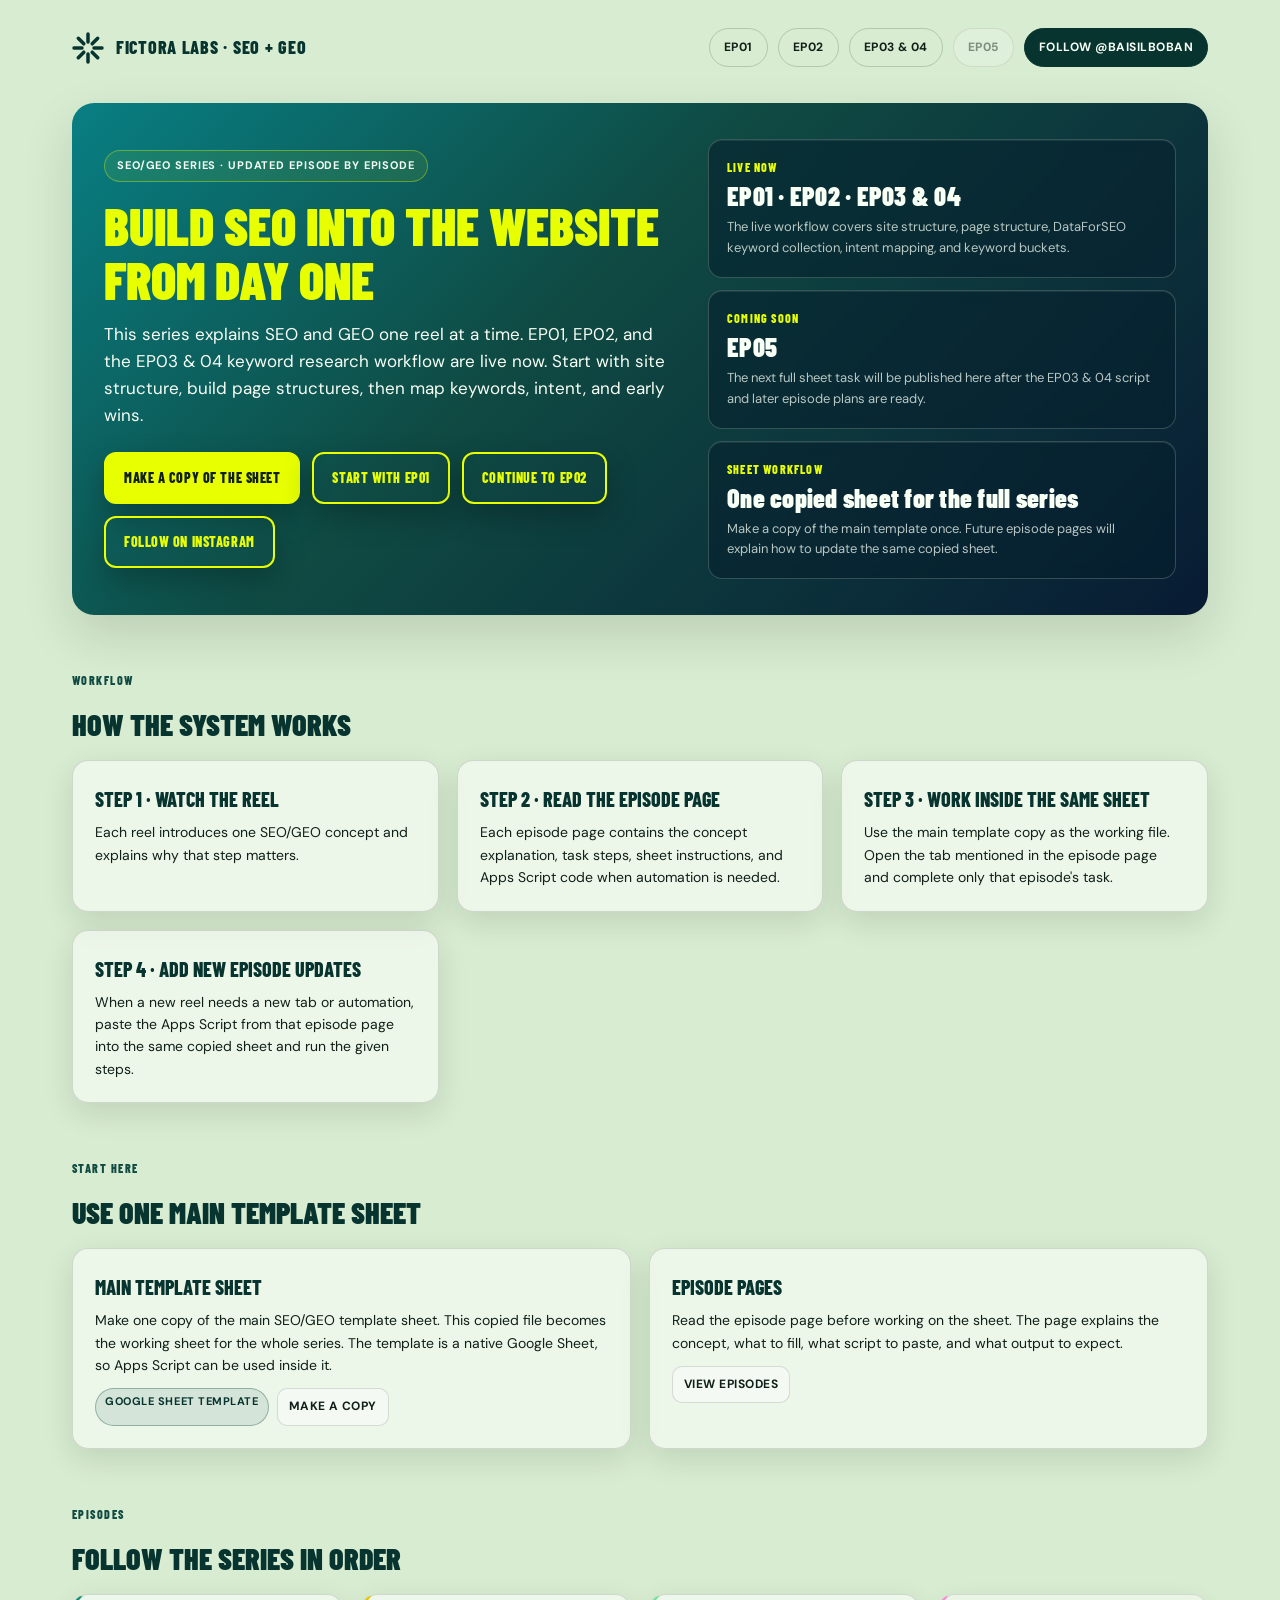
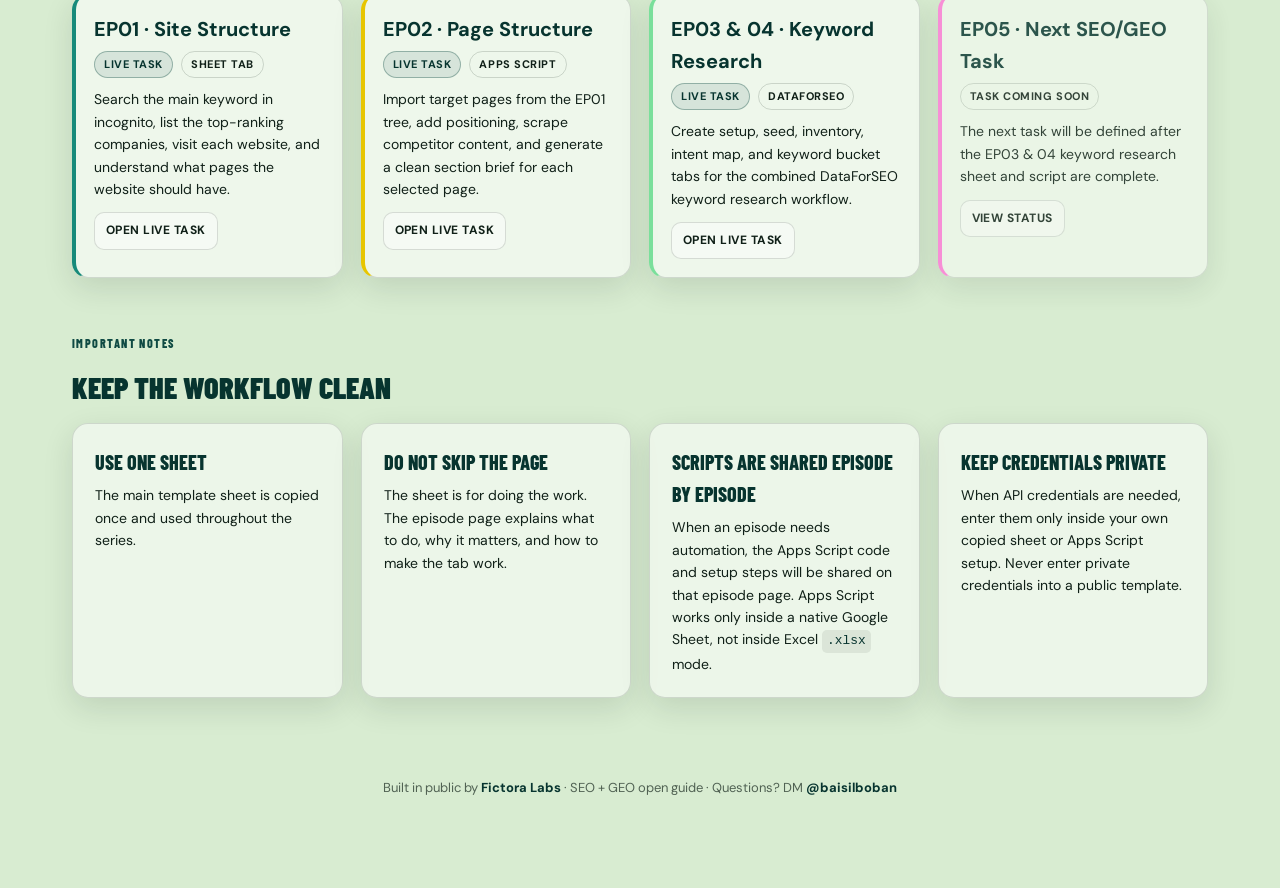
<file: site/index.html>
<!DOCTYPE html>
<html lang="en">
<head>
  <meta charset="UTF-8" />
  <meta name="viewport" content="width=device-width, initial-scale=1.0" />
  <title>SEO + GEO Series · Fictora Labs</title>
  <meta name="description" content="A step-by-step SEO and GEO reel series built around one main template sheet, episode pages, and Apps Script updates." />
  <link rel="preconnect" href="https://fonts.googleapis.com" />
  <link rel="preconnect" href="https://fonts.gstatic.com" crossorigin />
  <link href="https://fonts.googleapis.com/css2?family=Barlow+Condensed:wght@700;800;900&family=DM+Sans:wght@300;400;500&display=swap" rel="stylesheet" />
  <link rel="stylesheet" href="assets/css/site.css" />
</head>
<body>
<div class="page">
  <div class="wrap">

    <header class="nav">
      <a class="brand" href="index.html">
        <svg width="32" height="32" viewBox="0 0 32 32" fill="none" aria-hidden="true">
          <line x1="16" y1="2" x2="16" y2="10" stroke="currentColor" stroke-width="3.5" stroke-linecap="round"/>
          <line x1="16" y1="22" x2="16" y2="30" stroke="currentColor" stroke-width="3.5" stroke-linecap="round"/>
          <line x1="2" y1="16" x2="10" y2="16" stroke="currentColor" stroke-width="3.5" stroke-linecap="round"/>
          <line x1="22" y1="16" x2="30" y2="16" stroke="currentColor" stroke-width="3.5" stroke-linecap="round"/>
          <line x1="6.3" y1="6.3" x2="11.8" y2="11.8" stroke="currentColor" stroke-width="3.5" stroke-linecap="round"/>
          <line x1="20.2" y1="20.2" x2="25.7" y2="25.7" stroke="currentColor" stroke-width="3.5" stroke-linecap="round"/>
          <line x1="25.7" y1="6.3" x2="20.2" y2="11.8" stroke="currentColor" stroke-width="3.5" stroke-linecap="round"/>
          <line x1="11.8" y1="20.2" x2="6.3" y2="25.7" stroke="currentColor" stroke-width="3.5" stroke-linecap="round"/>
        </svg>
        Fictora Labs · SEO + GEO
      </a>
      <nav class="nav-links">
        <a class="pill" href="ep01.html">EP01</a>
        <a class="pill" href="ep02.html">EP02</a>
        <a class="pill" href="ep03.html">EP03 & 04</a>
        <a class="pill coming" href="coming-soon.html">EP05</a>
        <a class="pill primary" href="https://instagram.com/baisilboban" target="_blank" rel="noopener">Follow @baisilboban</a>
      </nav>
    </header>

    <section class="hero">
      <div>
        <div class="badge">SEO/GEO Series · Updated Episode by Episode</div>
        <h1>Build SEO Into the Website From Day One</h1>
        <p class="lead">This series explains SEO and GEO one reel at a time. EP01, EP02, and the EP03 & 04 keyword research workflow are live now. Start with site structure, build page structures, then map keywords, intent, and early wins.</p>
        <div class="cta-row">
          <a class="btn" href="https://docs.google.com/spreadsheets/d/1RcsHgU3wlQZ2DhEgZDP2uSCR5bPCiEUZb99kvWNaaaw/copy" target="_blank" rel="noopener">Make a Copy of the Sheet</a>
          <a class="btn ghost" href="ep01.html">Start with EP01</a>
          <a class="btn ghost" href="ep02.html">Continue to EP02</a>
          <a class="btn ghost" href="https://instagram.com/baisilboban" target="_blank" rel="noopener">Follow on Instagram</a>
        </div>
      </div>
      <div style="display:grid;gap:12px;">
        <div class="stat-card">
          <div class="stat-title">Live now</div>
          <div class="stat-value">EP01 · EP02 · EP03 & 04</div>
          <p style="font-size:13px;margin-top:6px;color:var(--muted);">The live workflow covers site structure, page structure, DataForSEO keyword collection, intent mapping, and keyword buckets.</p>
        </div>
        <div class="stat-card">
          <div class="stat-title">Coming soon</div>
          <div class="stat-value">EP05</div>
          <p style="font-size:13px;margin-top:6px;color:var(--muted);">The next full sheet task will be published here after the EP03 & 04 script and later episode plans are ready.</p>
        </div>
        <div class="stat-card">
          <div class="stat-title">Sheet workflow</div>
          <div class="stat-value">One copied sheet for the full series</div>
          <p style="font-size:13px;margin-top:6px;color:var(--muted);">Make a copy of the main template once. Future episode pages will explain how to update the same copied sheet.</p>
        </div>
      </div>
    </section>

    <section class="section">
      <div class="eyebrow">Workflow</div>
      <h2 class="section-title">How the system works</h2>
      <div class="grid cols-2">
        <div class="card">
          <h3>Step 1 · Watch the reel</h3>
          <p>Each reel introduces one SEO/GEO concept and explains why that step matters.</p>
        </div>
        <div class="card">
          <h3>Step 2 · Read the episode page</h3>
          <p>Each episode page contains the concept explanation, task steps, sheet instructions, and Apps Script code when automation is needed.</p>
        </div>
        <div class="card">
          <h3>Step 3 · Work inside the same sheet</h3>
          <p>Use the main template copy as the working file. Open the tab mentioned in the episode page and complete only that episode's task.</p>
        </div>
        <div class="card">
          <h3>Step 4 · Add new episode updates</h3>
          <p>When a new reel needs a new tab or automation, paste the Apps Script from that episode page into the same copied sheet and run the given steps.</p>
        </div>
      </div>
    </section>

    <section class="section">
      <div class="eyebrow">Start here</div>
      <h2 class="section-title">Use one main template sheet</h2>
      <div class="grid cols-2">
        <div class="card">
          <h3>Main Template Sheet</h3>
          <p>Make one copy of the main SEO/GEO template sheet. This copied file becomes the working sheet for the whole series. The template is a native Google Sheet, so Apps Script can be used inside it.</p>
          <div class="meta">
            <span class="tag warning">Google Sheet template</span>
            <a class="resource-link" href="https://docs.google.com/spreadsheets/d/1RcsHgU3wlQZ2DhEgZDP2uSCR5bPCiEUZb99kvWNaaaw/copy" target="_blank" rel="noopener">Make a Copy</a>
          </div>
        </div>
        <div class="card">
          <h3>Episode Pages</h3>
          <p>Read the episode page before working on the sheet. The page explains the concept, what to fill, what script to paste, and what output to expect.</p>
          <div class="meta">
            <a class="resource-link" href="#episodes">View Episodes</a>
          </div>
        </div>
      </div>
    </section>

    <section class="section" id="episodes">
      <div class="eyebrow">Episodes</div>
      <h2 class="section-title">Follow the series in order</h2>
      <div class="resource-grid" id="resource-grid">

        <article class="resource-card accent-blue" data-tags="ep01 site structure sitemap architecture competitors">
          <h3>EP01 · Site Structure</h3>
          <div class="meta"><span class="tag warning">Live task</span><span class="tag">Sheet tab</span></div>
          <p>Search the main keyword in incognito, list the top-ranking companies, visit each website, and understand what pages the website should have.</p>
          <div class="resource-links">
            <a class="resource-link" href="ep01.html">Open live task</a>
          </div>
        </article>

        <article class="resource-card accent-amber" data-tags="ep02 page structure headings outline title meta competitors">
          <h3>EP02 · Page Structure</h3>
          <div class="meta"><span class="tag warning">Live task</span><span class="tag">Apps Script</span></div>
          <p>Import target pages from the EP01 tree, add positioning, scrape competitor content, and generate a clean section brief for each selected page.</p>
          <div class="resource-links">
            <a class="resource-link" href="ep02.html">Open live task</a>
          </div>
        </article>

        <article class="resource-card accent-green" data-tags="ep03 ep04 keyword research dataforseo intent mapping buckets">
          <h3>EP03 & 04 · Keyword Research</h3>
          <div class="meta"><span class="tag warning">Live task</span><span class="tag">DataForSEO</span></div>
          <p>Create setup, seed, inventory, intent map, and keyword bucket tabs for the combined DataForSEO keyword research workflow.</p>
          <div class="resource-links">
            <a class="resource-link" href="ep03.html">Open live task</a>
          </div>
        </article>

        <article class="resource-card accent-pink coming-soon-card" data-tags="ep05 seo geo next task">
          <h3>EP05 · Next SEO/GEO Task</h3>
          <div class="meta"><span class="tag">Task coming soon</span></div>
          <p>The next task will be defined after the EP03 & 04 keyword research sheet and script are complete.</p>
          <div class="resource-links">
            <a class="resource-link" href="coming-soon.html">View status</a>
          </div>
        </article>

      </div>
    </section>

    <section class="section">
      <div class="eyebrow">Important notes</div>
      <h2 class="section-title">Keep the workflow clean</h2>
      <div class="grid cols-3">
        <div class="card">
          <h3>Use one sheet</h3>
          <p>The main template sheet is copied once and used throughout the series.</p>
        </div>
        <div class="card">
          <h3>Do not skip the page</h3>
          <p>The sheet is for doing the work. The episode page explains what to do, why it matters, and how to make the tab work.</p>
        </div>
        <div class="card">
          <h3>Scripts are shared episode by episode</h3>
          <p>When an episode needs automation, the Apps Script code and setup steps will be shared on that episode page. Apps Script works only inside a native Google Sheet, not inside Excel <code>.xlsx</code> mode.</p>
        </div>
        <div class="card">
          <h3>Keep credentials private</h3>
          <p>When API credentials are needed, enter them only inside your own copied sheet or Apps Script setup. Never enter private credentials into a public template.</p>
        </div>
      </div>
    </section>

    <footer class="footer">
      Built in public by <a href="https://fictoralabs.ae" target="_blank" rel="noopener">Fictora Labs</a> · SEO + GEO open guide · Questions? DM <a href="https://instagram.com/baisilboban" target="_blank" rel="noopener">@baisilboban</a>
    </footer>

  </div>
</div>
<script src="assets/js/email-capture.js"></script>
</body>
</html>
</file>
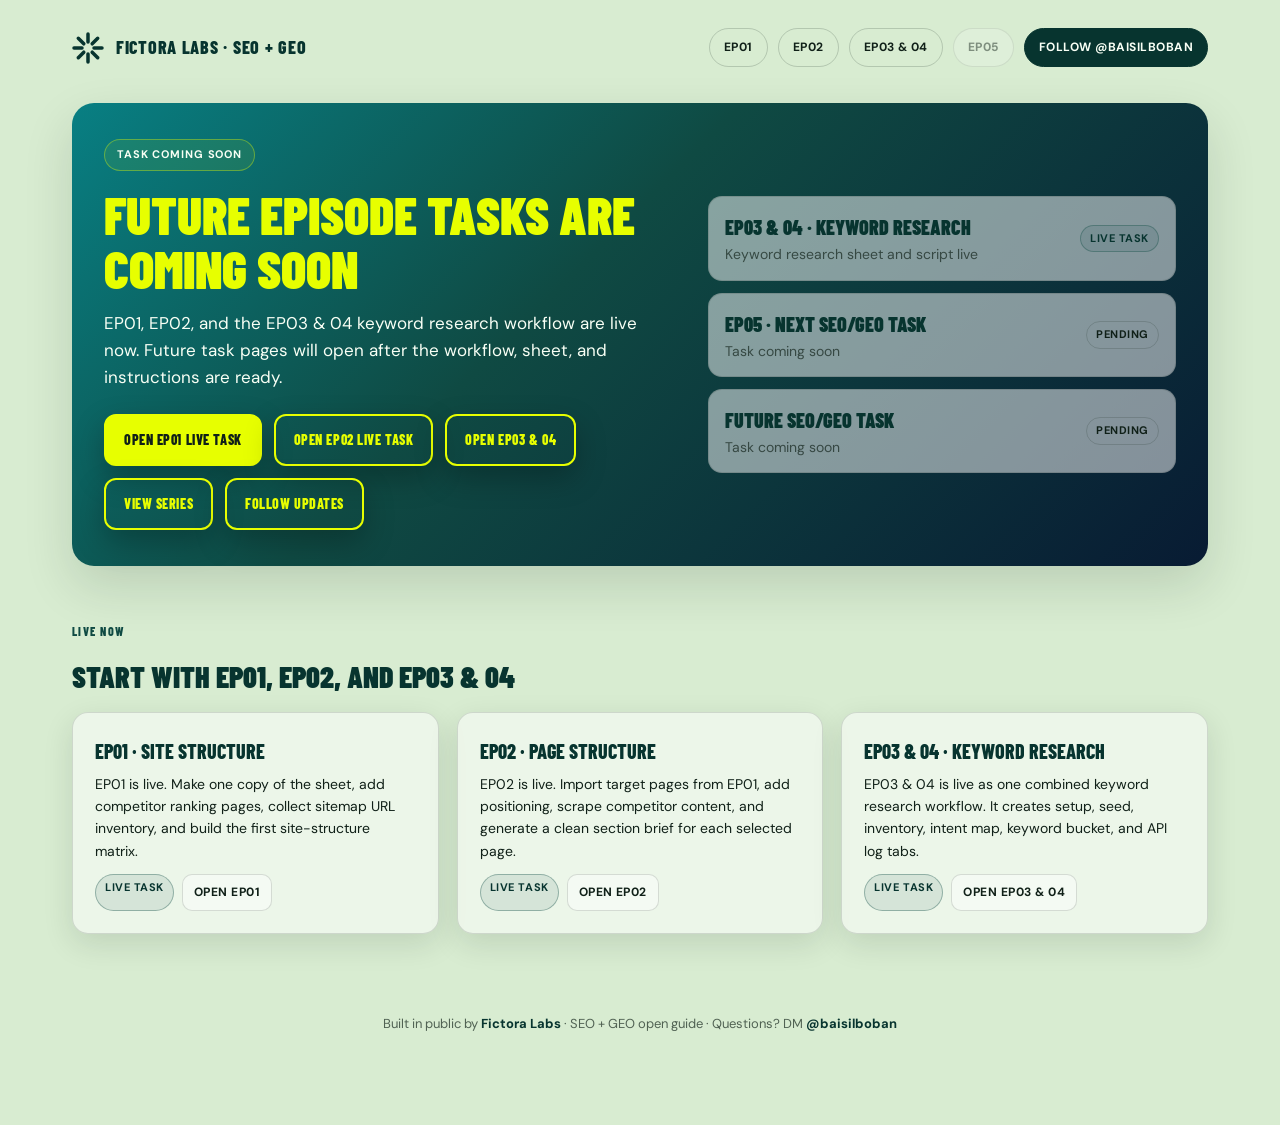
<file: site/coming-soon.html>
<!DOCTYPE html>
<html lang="en">
<head>
  <meta charset="UTF-8" />
  <meta name="viewport" content="width=device-width, initial-scale=1.0" />
  <title>Episode Tasks Coming Soon · SEO + GEO Series</title>
  <meta name="description" content="EP01, EP02, and the EP03 & 04 keyword research workflow are live now. Future SEO and GEO episode tasks will be published after each workflow is ready." />
  <link rel="preconnect" href="https://fonts.googleapis.com" />
  <link rel="preconnect" href="https://fonts.gstatic.com" crossorigin />
  <link href="https://fonts.googleapis.com/css2?family=Barlow+Condensed:wght@700;800;900&family=DM+Sans:wght@300;400;500&display=swap" rel="stylesheet" />
  <link rel="stylesheet" href="assets/css/site.css" />
</head>
<body>
<div class="page">
  <div class="wrap">

    <header class="nav">
      <a class="brand" href="index.html">
        <svg width="32" height="32" viewBox="0 0 32 32" fill="none" aria-hidden="true">
          <line x1="16" y1="2" x2="16" y2="10" stroke="currentColor" stroke-width="3.5" stroke-linecap="round"/>
          <line x1="16" y1="22" x2="16" y2="30" stroke="currentColor" stroke-width="3.5" stroke-linecap="round"/>
          <line x1="2" y1="16" x2="10" y2="16" stroke="currentColor" stroke-width="3.5" stroke-linecap="round"/>
          <line x1="22" y1="16" x2="30" y2="16" stroke="currentColor" stroke-width="3.5" stroke-linecap="round"/>
          <line x1="6.3" y1="6.3" x2="11.8" y2="11.8" stroke="currentColor" stroke-width="3.5" stroke-linecap="round"/>
          <line x1="20.2" y1="20.2" x2="25.7" y2="25.7" stroke="currentColor" stroke-width="3.5" stroke-linecap="round"/>
          <line x1="25.7" y1="6.3" x2="20.2" y2="11.8" stroke="currentColor" stroke-width="3.5" stroke-linecap="round"/>
          <line x1="11.8" y1="20.2" x2="6.3" y2="25.7" stroke="currentColor" stroke-width="3.5" stroke-linecap="round"/>
        </svg>
        Fictora Labs · SEO + GEO
      </a>
      <nav class="nav-links">
        <a class="pill" href="ep01.html">EP01</a>
        <a class="pill" href="ep02.html">EP02</a>
        <a class="pill" href="ep03.html">EP03 & 04</a>
        <a class="pill coming" href="coming-soon.html">EP05</a>
        <a class="pill primary" href="https://instagram.com/baisilboban" target="_blank" rel="noopener">Follow @baisilboban</a>
      </nav>
    </header>

    <section class="hero">
      <div>
        <div class="badge">Task coming soon</div>
        <h1>Future Episode Tasks Are Coming Soon</h1>
        <p class="lead">EP01, EP02, and the EP03 & 04 keyword research workflow are live now. Future task pages will open after the workflow, sheet, and instructions are ready.</p>
        <div class="cta-row">
          <a class="btn" href="ep01.html">Open EP01 Live Task</a>
          <a class="btn ghost" href="ep02.html">Open EP02 Live Task</a>
          <a class="btn ghost" href="ep03.html">Open EP03 & 04</a>
          <a class="btn ghost" href="index.html#episodes">View Series</a>
          <a class="btn ghost" href="https://instagram.com/baisilboban" target="_blank" rel="noopener">Follow Updates</a>
        </div>
      </div>
      <div class="coming-soon-list">
        <div class="coming-soon-row">
          <div>
            <h3>EP03 & 04 · Keyword Research</h3>
            <p>Keyword research sheet and script live</p>
          </div>
          <span class="tag warning">Live task</span>
        </div>
        <div class="coming-soon-row">
          <div>
            <h3>EP05 · Next SEO/GEO Task</h3>
            <p>Task coming soon</p>
          </div>
          <span class="tag">Pending</span>
        </div>
        <div class="coming-soon-row">
          <div>
            <h3>Future SEO/GEO Task</h3>
            <p>Task coming soon</p>
          </div>
          <span class="tag">Pending</span>
        </div>
      </div>
    </section>

    <section class="section">
      <div class="eyebrow">Live now</div>
      <h2 class="section-title">Start with EP01, EP02, and EP03 & 04</h2>
      <div class="grid cols-2">
        <div class="card">
          <h3>EP01 · Site Structure</h3>
          <p>EP01 is live. Make one copy of the sheet, add competitor ranking pages, collect sitemap URL inventory, and build the first site-structure matrix.</p>
          <div class="meta">
            <span class="tag warning">Live task</span>
            <a class="resource-link" href="ep01.html">Open EP01</a>
          </div>
        </div>
        <div class="card">
          <h3>EP02 · Page Structure</h3>
          <p>EP02 is live. Import target pages from EP01, add positioning, scrape competitor content, and generate a clean section brief for each selected page.</p>
          <div class="meta">
            <span class="tag warning">Live task</span>
            <a class="resource-link" href="ep02.html">Open EP02</a>
          </div>
        </div>
        <div class="card">
          <h3>EP03 & 04 · Keyword Research</h3>
          <p>EP03 & 04 is live as one combined keyword research workflow. It creates setup, seed, inventory, intent map, keyword bucket, and API log tabs.</p>
          <div class="meta">
            <span class="tag warning">Live task</span>
            <a class="resource-link" href="ep03.html">Open EP03 & 04</a>
          </div>
        </div>
      </div>
    </section>

    <footer class="footer">
      Built in public by <a href="https://fictoralabs.ae" target="_blank" rel="noopener">Fictora Labs</a> · SEO + GEO open guide · Questions? DM <a href="https://instagram.com/baisilboban" target="_blank" rel="noopener">@baisilboban</a>
    </footer>

  </div>
</div>
<script src="assets/js/email-capture.js"></script>
</body>
</html>
</file>
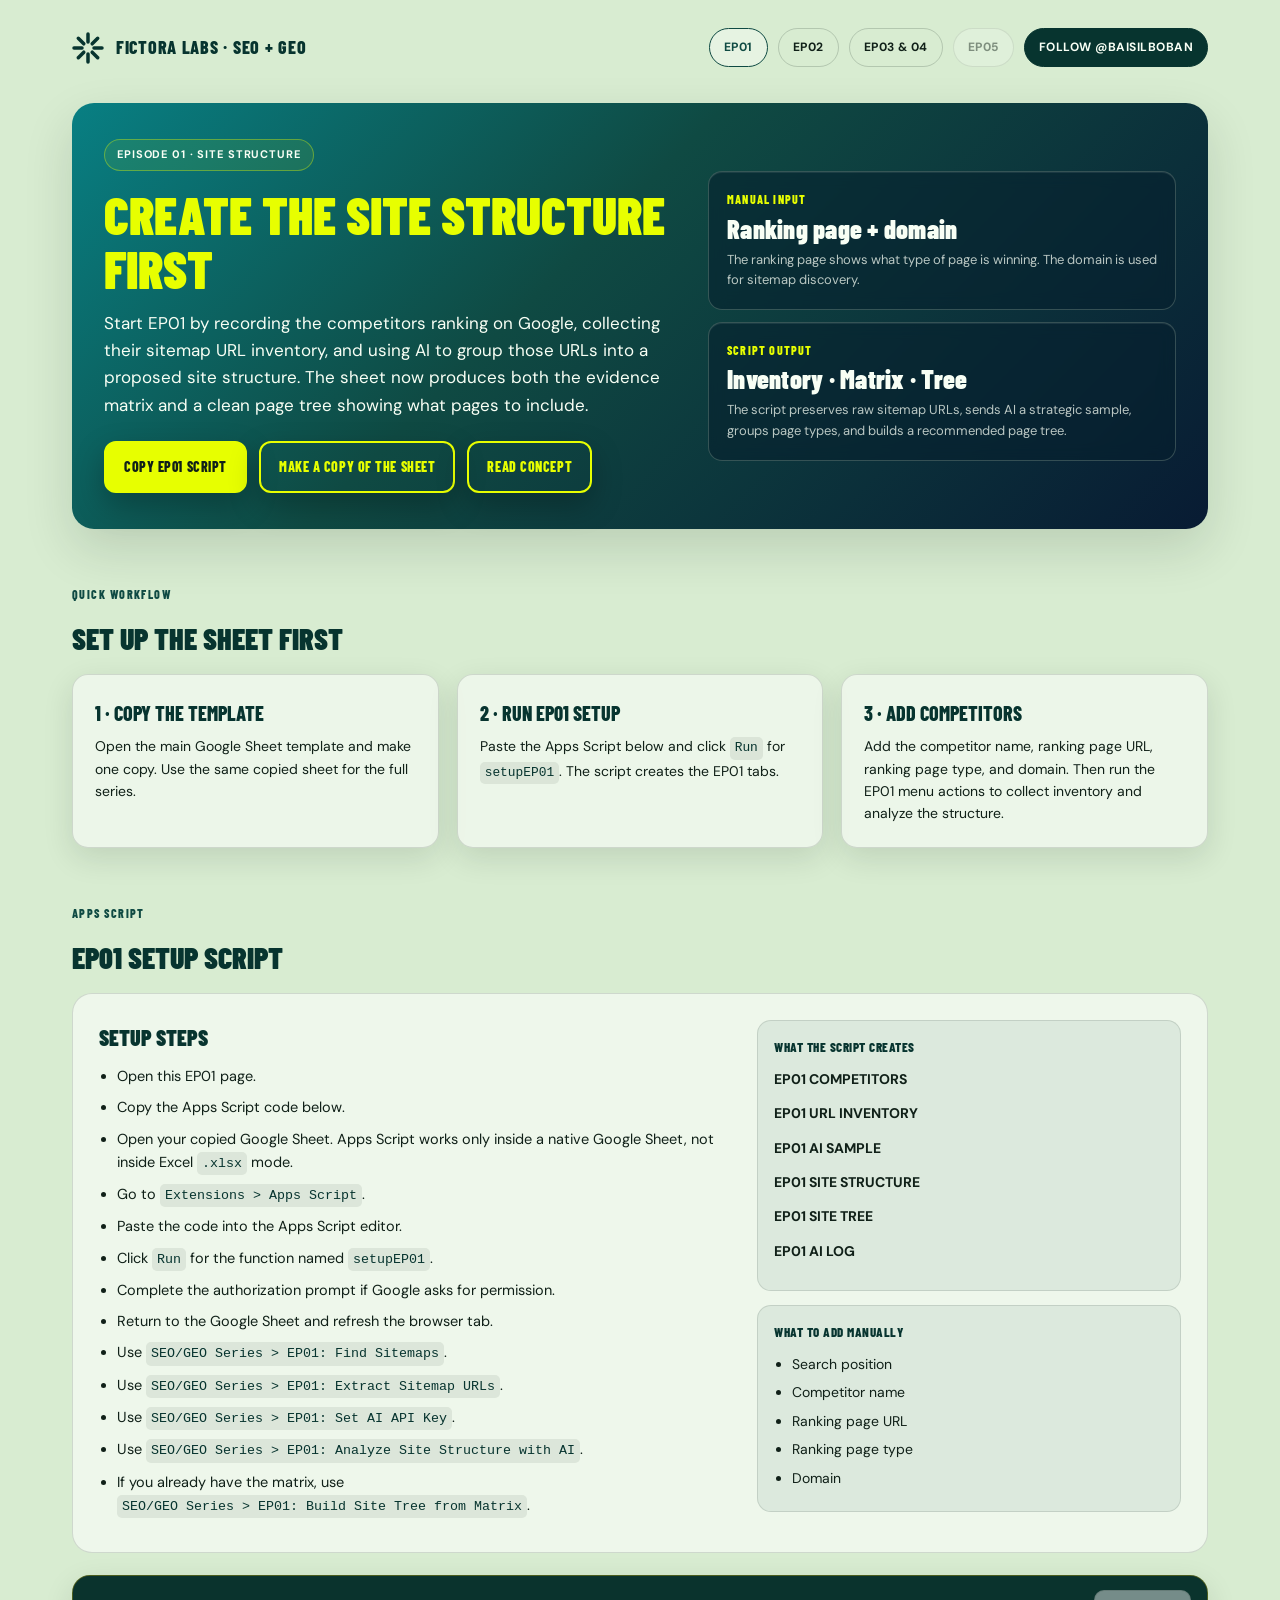
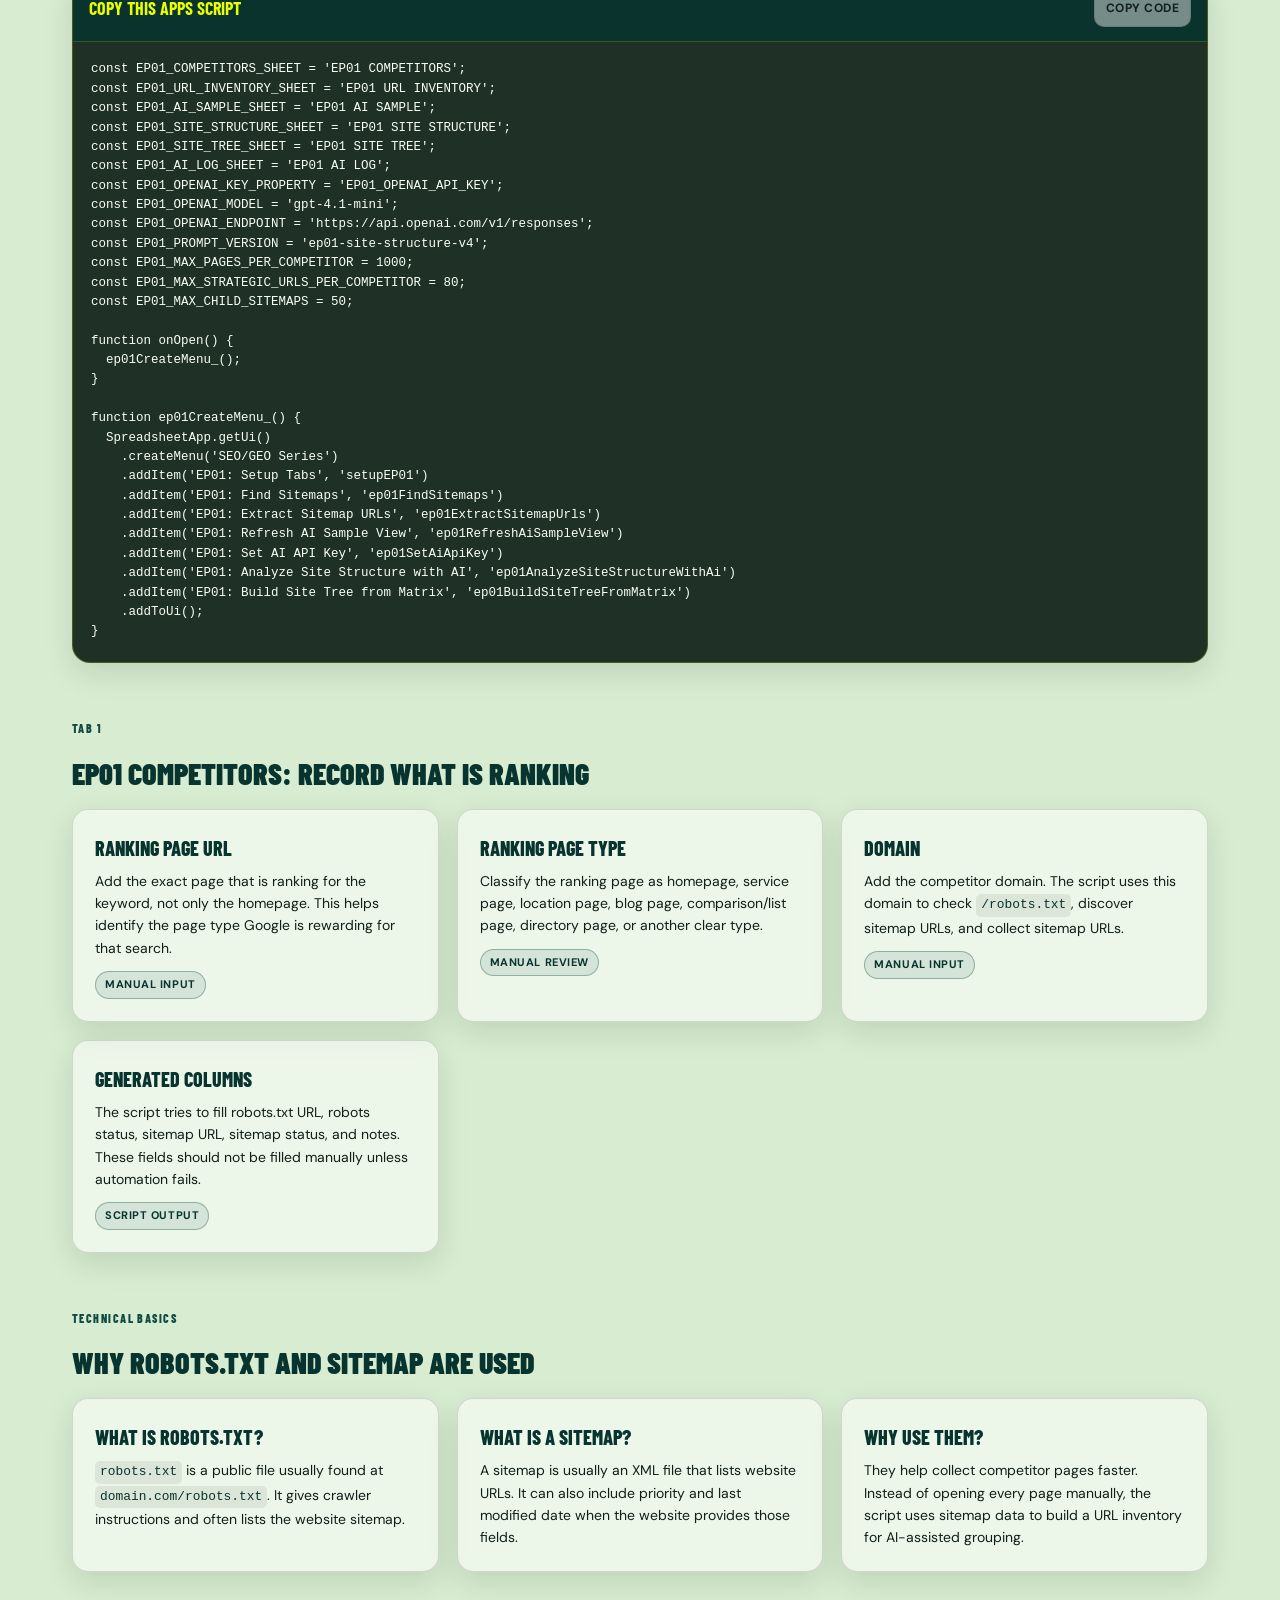
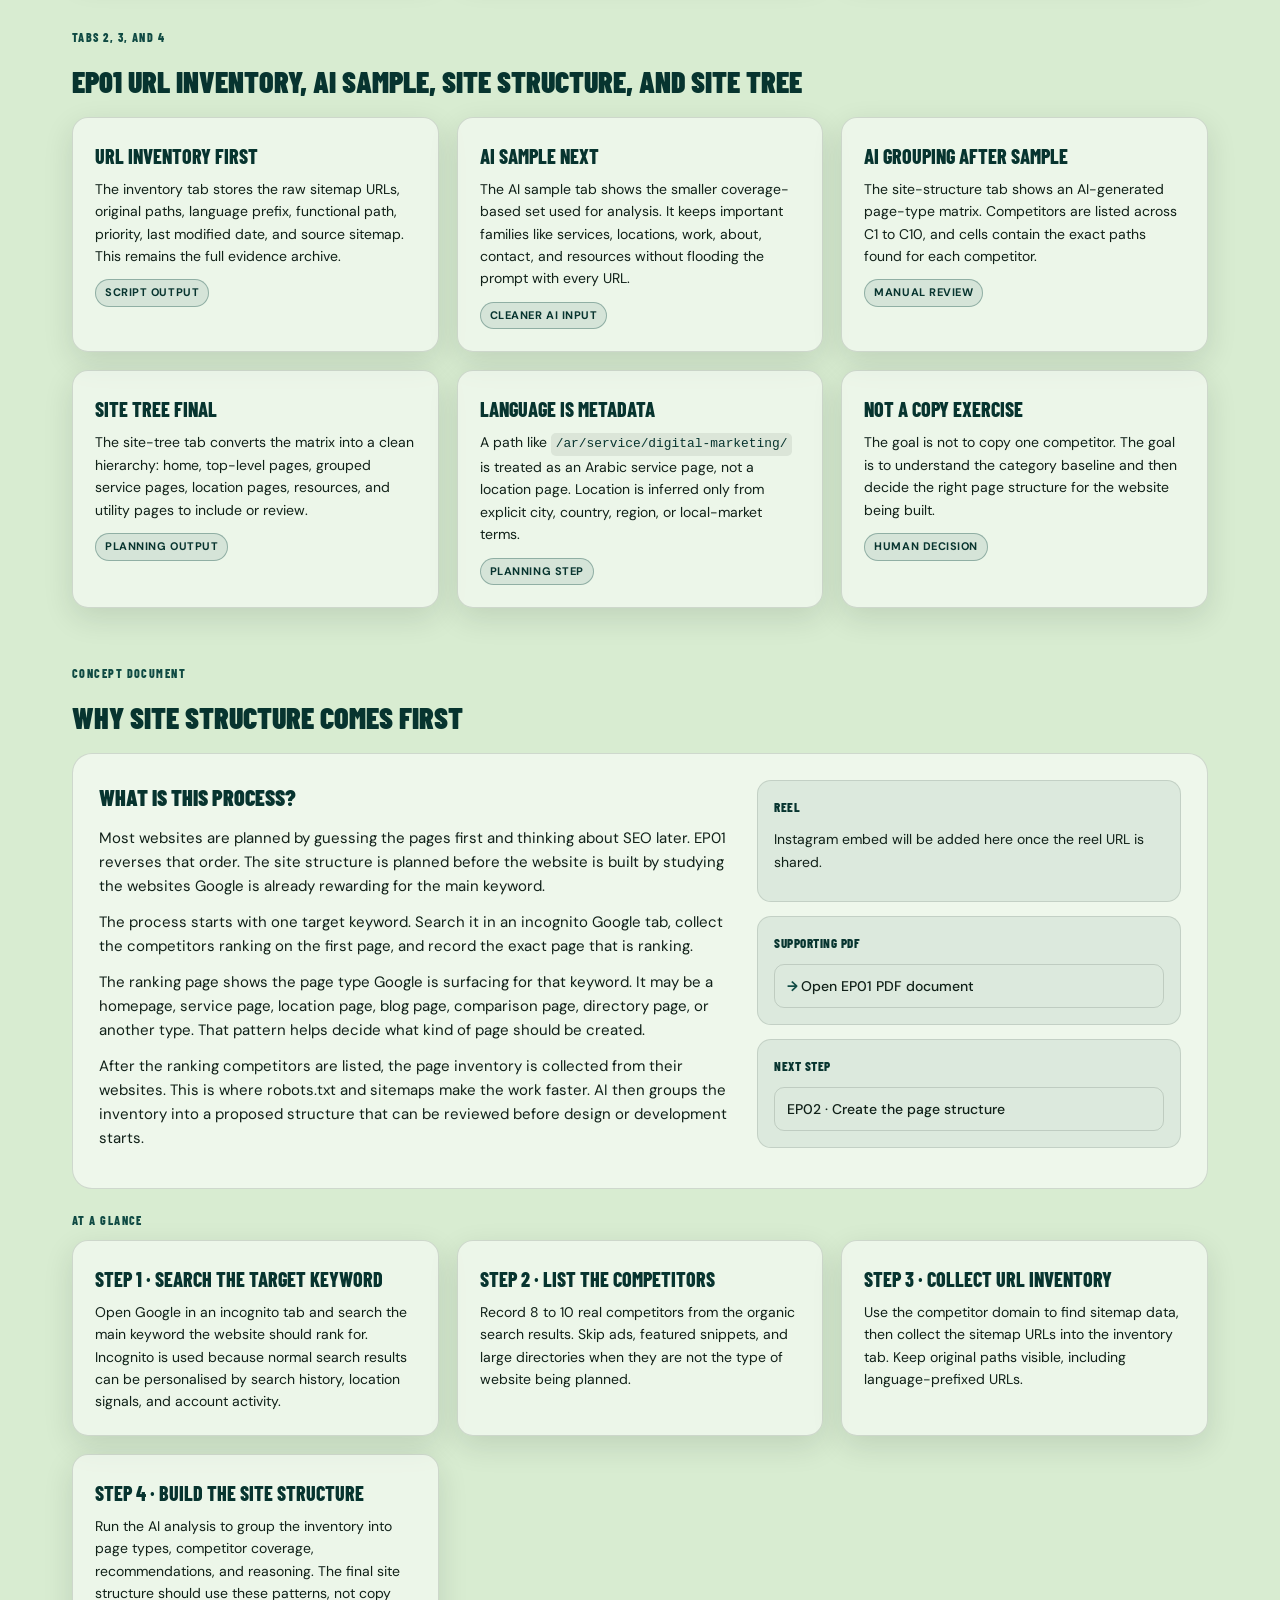
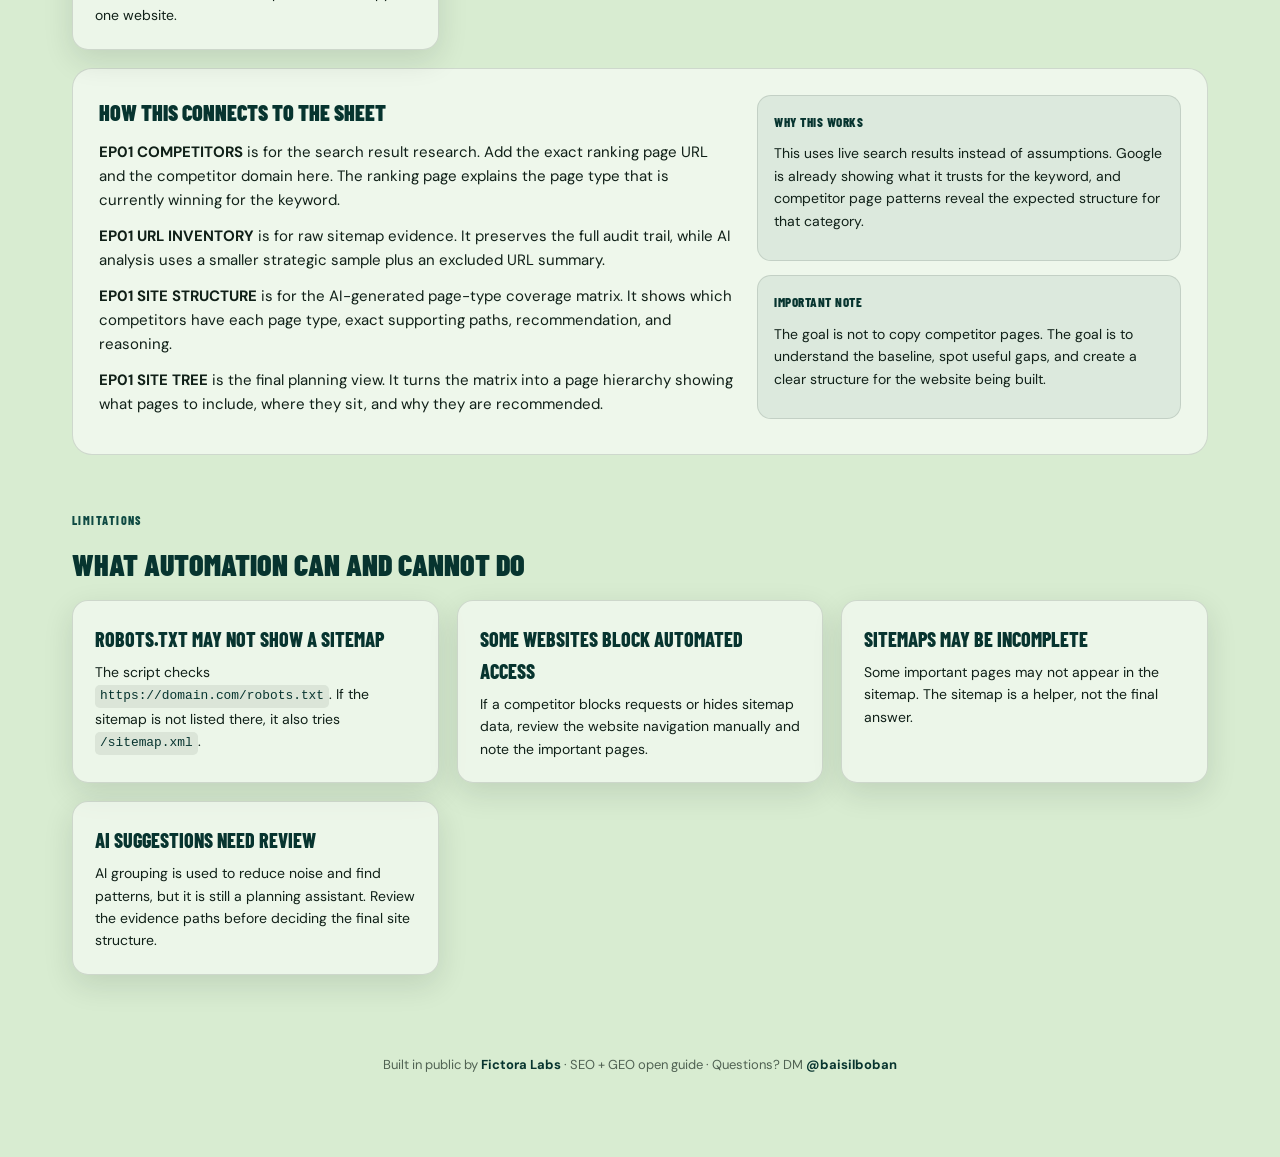
<file: site/ep01.html>
<!DOCTYPE html>
<html lang="en">
<head>
  <meta charset="UTF-8" />
  <meta name="viewport" content="width=device-width, initial-scale=1.0" />
  <title>EP01 · Site Structure · SEO + GEO Series</title>
  <meta name="description" content="Set up EP01 tabs, add ranking page URLs and competitor domains, collect sitemap URL inventory, and use AI to group competitor pages into a proposed site structure and site tree." />
  <link rel="preconnect" href="https://fonts.googleapis.com" />
  <link rel="preconnect" href="https://fonts.gstatic.com" crossorigin />
  <link href="https://fonts.googleapis.com/css2?family=Barlow+Condensed:wght@700;800;900&family=DM+Sans:wght@300;400;500&display=swap" rel="stylesheet" />
  <link rel="stylesheet" href="assets/css/site.css" />
</head>
<body data-ep="ep01">
<div class="page">
  <div class="wrap">

    <header class="nav">
      <a class="brand" href="index.html">
        <svg width="32" height="32" viewBox="0 0 32 32" fill="none" aria-hidden="true">
          <line x1="16" y1="2" x2="16" y2="10" stroke="currentColor" stroke-width="3.5" stroke-linecap="round"/>
          <line x1="16" y1="22" x2="16" y2="30" stroke="currentColor" stroke-width="3.5" stroke-linecap="round"/>
          <line x1="2" y1="16" x2="10" y2="16" stroke="currentColor" stroke-width="3.5" stroke-linecap="round"/>
          <line x1="22" y1="16" x2="30" y2="16" stroke="currentColor" stroke-width="3.5" stroke-linecap="round"/>
          <line x1="6.3" y1="6.3" x2="11.8" y2="11.8" stroke="currentColor" stroke-width="3.5" stroke-linecap="round"/>
          <line x1="20.2" y1="20.2" x2="25.7" y2="25.7" stroke="currentColor" stroke-width="3.5" stroke-linecap="round"/>
          <line x1="25.7" y1="6.3" x2="20.2" y2="11.8" stroke="currentColor" stroke-width="3.5" stroke-linecap="round"/>
          <line x1="11.8" y1="20.2" x2="6.3" y2="25.7" stroke="currentColor" stroke-width="3.5" stroke-linecap="round"/>
        </svg>
        Fictora Labs · SEO + GEO
      </a>
      <nav class="nav-links">
        <a class="pill active" href="ep01.html">EP01</a>
        <a class="pill" href="ep02.html">EP02</a>
        <a class="pill" href="ep03.html">EP03 & 04</a>
        <a class="pill coming" href="coming-soon.html">EP05</a>
        <a class="pill primary" href="https://instagram.com/baisilboban" target="_blank" rel="noopener">Follow @baisilboban</a>
      </nav>
    </header>

    <section class="hero">
      <div>
        <div class="badge">Episode 01 · Site Structure</div>
        <h1>Create the Site Structure First</h1>
        <p class="lead">Start EP01 by recording the competitors ranking on Google, collecting their sitemap URL inventory, and using AI to group those URLs into a proposed site structure. The sheet now produces both the evidence matrix and a clean page tree showing what pages to include.</p>
        <div class="cta-row">
          <a class="btn" href="#apps-script">Copy EP01 Script</a>
          <a class="btn ghost" href="https://docs.google.com/spreadsheets/d/1RcsHgU3wlQZ2DhEgZDP2uSCR5bPCiEUZb99kvWNaaaw/copy" target="_blank" rel="noopener">Make a Copy of the Sheet</a>
          <a class="btn ghost" href="#concept">Read Concept</a>
        </div>
      </div>
      <div style="display:grid;gap:12px;">
        <div class="stat-card">
          <div class="stat-title">Manual input</div>
          <div class="stat-value">Ranking page + domain</div>
          <p style="font-size:13px;margin-top:6px;color:var(--muted);">The ranking page shows what type of page is winning. The domain is used for sitemap discovery.</p>
        </div>
        <div class="stat-card">
          <div class="stat-title">Script output</div>
          <div class="stat-value">Inventory · Matrix · Tree</div>
          <p style="font-size:13px;margin-top:6px;color:var(--muted);">The script preserves raw sitemap URLs, sends AI a strategic sample, groups page types, and builds a recommended page tree.</p>
        </div>
      </div>
    </section>

    <section class="section">
      <div class="eyebrow">Quick workflow</div>
      <h2 class="section-title">Set up the sheet first</h2>
      <div class="grid cols-3">
        <div class="card">
          <h3>1 · Copy the template</h3>
          <p>Open the main Google Sheet template and make one copy. Use the same copied sheet for the full series.</p>
        </div>
        <div class="card">
          <h3>2 · Run EP01 setup</h3>
          <p>Paste the Apps Script below and click <code>Run</code> for <code>setupEP01</code>. The script creates the EP01 tabs.</p>
        </div>
        <div class="card">
          <h3>3 · Add competitors</h3>
          <p>Add the competitor name, ranking page URL, ranking page type, and domain. Then run the EP01 menu actions to collect inventory and analyze the structure.</p>
        </div>
      </div>
    </section>

    <section class="section" id="apps-script">
      <div class="eyebrow">Apps Script</div>
      <h2 class="section-title">EP01 setup script</h2>
      <div class="episode">
        <div>
          <h3>Setup steps</h3>
          <ul>
            <li>Open this EP01 page.</li>
            <li>Copy the Apps Script code below.</li>
            <li>Open your copied Google Sheet. Apps Script works only inside a native Google Sheet, not inside Excel <code>.xlsx</code> mode.</li>
            <li>Go to <code>Extensions &gt; Apps Script</code>.</li>
            <li>Paste the code into the Apps Script editor.</li>
            <li>Click <code>Run</code> for the function named <code>setupEP01</code>.</li>
            <li>Complete the authorization prompt if Google asks for permission.</li>
            <li>Return to the Google Sheet and refresh the browser tab.</li>
            <li>Use <code>SEO/GEO Series &gt; EP01: Find Sitemaps</code>.</li>
            <li>Use <code>SEO/GEO Series &gt; EP01: Extract Sitemap URLs</code>.</li>
            <li>Use <code>SEO/GEO Series &gt; EP01: Set AI API Key</code>.</li>
            <li>Use <code>SEO/GEO Series &gt; EP01: Analyze Site Structure with AI</code>.</li>
            <li>If you already have the matrix, use <code>SEO/GEO Series &gt; EP01: Build Site Tree from Matrix</code>.</li>
          </ul>
        </div>
        <div>
          <div class="kit">
            <h4>What the script creates</h4>
            <p><strong>EP01 COMPETITORS</strong></p>
            <p><strong>EP01 URL INVENTORY</strong></p>
            <p><strong>EP01 AI SAMPLE</strong></p>
            <p><strong>EP01 SITE STRUCTURE</strong></p>
            <p><strong>EP01 SITE TREE</strong></p>
            <p><strong>EP01 AI LOG</strong></p>
          </div>
          <div class="kit">
            <h4>What to add manually</h4>
            <ul>
              <li>Search position</li>
              <li>Competitor name</li>
              <li>Ranking page URL</li>
              <li>Ranking page type</li>
              <li>Domain</li>
            </ul>
          </div>
        </div>
      </div>

      <div class="script-panel">
        <div class="script-panel-head">
          <h3>Copy this Apps Script</h3>
          <button class="resource-link" type="button" data-copy-code>Copy code</button>
        </div>
        <pre class="script-code"><code id="ep01-apps-script">Loading EP01 Apps Script...</code></pre>
      </div>
    </section>

    <section class="section" id="competitors-tab">
      <div class="eyebrow">Tab 1</div>
      <h2 class="section-title">EP01 COMPETITORS: record what is ranking</h2>
      <div class="grid cols-2">
        <div class="card">
          <h3>Ranking page URL</h3>
          <p>Add the exact page that is ranking for the keyword, not only the homepage. This helps identify the page type Google is rewarding for that search.</p>
          <div class="meta">
            <span class="tag warning">Manual input</span>
          </div>
        </div>
        <div class="card">
          <h3>Ranking page type</h3>
          <p>Classify the ranking page as homepage, service page, location page, blog page, comparison/list page, directory page, or another clear type.</p>
          <div class="meta">
            <span class="tag warning">Manual review</span>
          </div>
        </div>
        <div class="card">
          <h3>Domain</h3>
          <p>Add the competitor domain. The script uses this domain to check <code>/robots.txt</code>, discover sitemap URLs, and collect sitemap URLs.</p>
          <div class="meta">
            <span class="tag warning">Manual input</span>
          </div>
        </div>
        <div class="card">
          <h3>Generated columns</h3>
          <p>The script tries to fill robots.txt URL, robots status, sitemap URL, sitemap status, and notes. These fields should not be filled manually unless automation fails.</p>
          <div class="meta">
            <span class="tag warning">Script output</span>
          </div>
        </div>
      </div>
    </section>

    <section class="section">
      <div class="eyebrow">Technical basics</div>
      <h2 class="section-title">Why robots.txt and sitemap are used</h2>
      <div class="grid cols-3">
        <div class="card">
          <h3>What is robots.txt?</h3>
          <p><code>robots.txt</code> is a public file usually found at <code>domain.com/robots.txt</code>. It gives crawler instructions and often lists the website sitemap.</p>
        </div>
        <div class="card">
          <h3>What is a sitemap?</h3>
          <p>A sitemap is usually an XML file that lists website URLs. It can also include priority and last modified date when the website provides those fields.</p>
        </div>
        <div class="card">
          <h3>Why use them?</h3>
          <p>They help collect competitor pages faster. Instead of opening every page manually, the script uses sitemap data to build a URL inventory for AI-assisted grouping.</p>
        </div>
      </div>
    </section>

    <section class="section" id="site-structure-tab">
      <div class="eyebrow">Tabs 2, 3, and 4</div>
      <h2 class="section-title">EP01 URL INVENTORY, AI SAMPLE, SITE STRUCTURE, and SITE TREE</h2>
      <div class="grid cols-2">
        <div class="card">
          <h3>URL inventory first</h3>
          <p>The inventory tab stores the raw sitemap URLs, original paths, language prefix, functional path, priority, last modified date, and source sitemap. This remains the full evidence archive.</p>
          <div class="meta">
            <span class="tag warning">Script output</span>
          </div>
        </div>
        <div class="card">
          <h3>AI sample next</h3>
          <p>The AI sample tab shows the smaller coverage-based set used for analysis. It keeps important families like services, locations, work, about, contact, and resources without flooding the prompt with every URL.</p>
          <div class="meta">
            <span class="tag warning">Cleaner AI input</span>
          </div>
        </div>
        <div class="card">
          <h3>AI grouping after sample</h3>
          <p>The site-structure tab shows an AI-generated page-type matrix. Competitors are listed across C1 to C10, and cells contain the exact paths found for each competitor.</p>
          <div class="meta">
            <span class="tag warning">Manual review</span>
          </div>
        </div>
        <div class="card">
          <h3>Site tree final</h3>
          <p>The site-tree tab converts the matrix into a clean hierarchy: home, top-level pages, grouped service pages, location pages, resources, and utility pages to include or review.</p>
          <div class="meta">
            <span class="tag warning">Planning output</span>
          </div>
        </div>
        <div class="card">
          <h3>Language is metadata</h3>
          <p>A path like <code>/ar/service/digital-marketing/</code> is treated as an Arabic service page, not a location page. Location is inferred only from explicit city, country, region, or local-market terms.</p>
          <div class="meta">
            <span class="tag warning">Planning step</span>
          </div>
        </div>
        <div class="card">
          <h3>Not a copy exercise</h3>
          <p>The goal is not to copy one competitor. The goal is to understand the category baseline and then decide the right page structure for the website being built.</p>
          <div class="meta">
            <span class="tag warning">Human decision</span>
          </div>
        </div>
      </div>
    </section>

    <section class="section" id="concept">
      <div class="eyebrow">Concept document</div>
      <h2 class="section-title">Why site structure comes first</h2>
      <div class="episode">
        <div>
          <h3>What is this process?</h3>
          <p>Most websites are planned by guessing the pages first and thinking about SEO later. EP01 reverses that order. The site structure is planned before the website is built by studying the websites Google is already rewarding for the main keyword.</p>
          <p>The process starts with one target keyword. Search it in an incognito Google tab, collect the competitors ranking on the first page, and record the exact page that is ranking.</p>
          <p>The ranking page shows the page type Google is surfacing for that keyword. It may be a homepage, service page, location page, blog page, comparison page, directory page, or another type. That pattern helps decide what kind of page should be created.</p>
          <p>After the ranking competitors are listed, the page inventory is collected from their websites. This is where robots.txt and sitemaps make the work faster. AI then groups the inventory into a proposed structure that can be reviewed before design or development starts.</p>
        </div>
        <div>
          <div class="kit">
            <h4>Reel</h4>
            <p>Instagram embed will be added here once the reel URL is shared.</p>
          </div>
          <div class="kit">
            <h4>Supporting PDF</h4>
            <a href="assets/kits/ep01-site-structure-guide.pdf" target="_blank" rel="noopener">Open EP01 PDF document</a>
          </div>
          <div class="kit">
            <h4>Next step</h4>
            <a class="no-icon" href="ep02.html">EP02 · Create the page structure</a>
          </div>
        </div>
      </div>

      <div class="eyebrow section-subhead">At a glance</div>
      <div class="grid cols-2">
        <div class="card">
          <h3>Step 1 · Search the target keyword</h3>
          <p>Open Google in an incognito tab and search the main keyword the website should rank for. Incognito is used because normal search results can be personalised by search history, location signals, and account activity.</p>
        </div>
        <div class="card">
          <h3>Step 2 · List the competitors</h3>
          <p>Record 8 to 10 real competitors from the organic search results. Skip ads, featured snippets, and large directories when they are not the type of website being planned.</p>
        </div>
        <div class="card">
          <h3>Step 3 · Collect URL inventory</h3>
          <p>Use the competitor domain to find sitemap data, then collect the sitemap URLs into the inventory tab. Keep original paths visible, including language-prefixed URLs.</p>
        </div>
        <div class="card">
          <h3>Step 4 · Build the site structure</h3>
          <p>Run the AI analysis to group the inventory into page types, competitor coverage, recommendations, and reasoning. The final site structure should use these patterns, not copy one website.</p>
        </div>
      </div>

      <div class="episode" style="margin-top:18px;">
        <div>
          <h3>How this connects to the sheet</h3>
          <p><strong>EP01 COMPETITORS</strong> is for the search result research. Add the exact ranking page URL and the competitor domain here. The ranking page explains the page type that is currently winning for the keyword.</p>
          <p><strong>EP01 URL INVENTORY</strong> is for raw sitemap evidence. It preserves the full audit trail, while AI analysis uses a smaller strategic sample plus an excluded URL summary.</p>
          <p><strong>EP01 SITE STRUCTURE</strong> is for the AI-generated page-type coverage matrix. It shows which competitors have each page type, exact supporting paths, recommendation, and reasoning.</p>
          <p><strong>EP01 SITE TREE</strong> is the final planning view. It turns the matrix into a page hierarchy showing what pages to include, where they sit, and why they are recommended.</p>
        </div>
        <div>
          <div class="kit">
            <h4>Why this works</h4>
            <p>This uses live search results instead of assumptions. Google is already showing what it trusts for the keyword, and competitor page patterns reveal the expected structure for that category.</p>
          </div>
          <div class="kit">
            <h4>Important note</h4>
            <p>The goal is not to copy competitor pages. The goal is to understand the baseline, spot useful gaps, and create a clear structure for the website being built.</p>
          </div>
        </div>
      </div>
    </section>

    <section class="section">
      <div class="eyebrow">Limitations</div>
      <h2 class="section-title">What automation can and cannot do</h2>
      <div class="grid cols-2">
        <div class="card">
          <h3>Robots.txt may not show a sitemap</h3>
          <p>The script checks <code>https://domain.com/robots.txt</code>. If the sitemap is not listed there, it also tries <code>/sitemap.xml</code>.</p>
        </div>
        <div class="card">
          <h3>Some websites block automated access</h3>
          <p>If a competitor blocks requests or hides sitemap data, review the website navigation manually and note the important pages.</p>
        </div>
        <div class="card">
          <h3>Sitemaps may be incomplete</h3>
          <p>Some important pages may not appear in the sitemap. The sitemap is a helper, not the final answer.</p>
        </div>
        <div class="card">
          <h3>AI suggestions need review</h3>
          <p>AI grouping is used to reduce noise and find patterns, but it is still a planning assistant. Review the evidence paths before deciding the final site structure.</p>
        </div>
      </div>
    </section>

    <footer class="footer">
      Built in public by <a href="https://fictoralabs.ae" target="_blank" rel="noopener">Fictora Labs</a> · SEO + GEO open guide · Questions? DM <a href="https://instagram.com/baisilboban" target="_blank" rel="noopener">@baisilboban</a>
    </footer>

  </div>
</div>
<script src="assets/js/email-capture.js"></script>
<script>
const ep01AppsScript = String.raw`
const EP01_COMPETITORS_SHEET = 'EP01 COMPETITORS';
const EP01_URL_INVENTORY_SHEET = 'EP01 URL INVENTORY';
const EP01_AI_SAMPLE_SHEET = 'EP01 AI SAMPLE';
const EP01_SITE_STRUCTURE_SHEET = 'EP01 SITE STRUCTURE';
const EP01_SITE_TREE_SHEET = 'EP01 SITE TREE';
const EP01_AI_LOG_SHEET = 'EP01 AI LOG';
const EP01_OPENAI_KEY_PROPERTY = 'EP01_OPENAI_API_KEY';
const EP01_OPENAI_MODEL = 'gpt-4.1-mini';
const EP01_OPENAI_ENDPOINT = 'https://api.openai.com/v1/responses';
const EP01_PROMPT_VERSION = 'ep01-site-structure-v4';
const EP01_MAX_PAGES_PER_COMPETITOR = 1000;
const EP01_MAX_STRATEGIC_URLS_PER_COMPETITOR = 80;
const EP01_MAX_CHILD_SITEMAPS = 50;

function onOpen() {
  ep01CreateMenu_();
}

function ep01CreateMenu_() {
  SpreadsheetApp.getUi()
    .createMenu('SEO/GEO Series')
    .addItem('EP01: Setup Tabs', 'setupEP01')
    .addItem('EP01: Find Sitemaps', 'ep01FindSitemaps')
    .addItem('EP01: Extract Sitemap URLs', 'ep01ExtractSitemapUrls')
    .addItem('EP01: Refresh AI Sample View', 'ep01RefreshAiSampleView')
    .addItem('EP01: Set AI API Key', 'ep01SetAiApiKey')
    .addItem('EP01: Analyze Site Structure with AI', 'ep01AnalyzeSiteStructureWithAi')
    .addItem('EP01: Build Site Tree from Matrix', 'ep01BuildSiteTreeFromMatrix')
    .addToUi();
}

function setupEP01() {
  var sheets = ep01EnsureEp01Sheets_();
  ep01PrepareCompetitorSheet_(sheets.competitors);
  ep01PrepareInventorySheet_(sheets.inventory);
  ep01PrepareAiSampleSheet_(sheets.sample);
  ep01PrepareStructureSheet_(sheets.structure);
  ep01PrepareSiteTreeSheet_(sheets.tree);
  ep01PrepareAiLogSheet_(sheets.log);
  ep01CreateMenu_();
  SpreadsheetApp.getUi().alert('EP01 tabs are ready. Add competitor name, ranking page URL, ranking page type, and domain in EP01 COMPETITORS.');
}

function ep01EnsureEp01Sheets_() {
  var ss = SpreadsheetApp.getActiveSpreadsheet();
  return {
    competitors: ss.getSheetByName(EP01_COMPETITORS_SHEET) || ss.insertSheet(EP01_COMPETITORS_SHEET),
    inventory: ss.getSheetByName(EP01_URL_INVENTORY_SHEET) || ss.insertSheet(EP01_URL_INVENTORY_SHEET),
    sample: ss.getSheetByName(EP01_AI_SAMPLE_SHEET) || ss.insertSheet(EP01_AI_SAMPLE_SHEET),
    structure: ss.getSheetByName(EP01_SITE_STRUCTURE_SHEET) || ss.insertSheet(EP01_SITE_STRUCTURE_SHEET),
    tree: ss.getSheetByName(EP01_SITE_TREE_SHEET) || ss.insertSheet(EP01_SITE_TREE_SHEET),
    log: ss.getSheetByName(EP01_AI_LOG_SHEET) || ss.insertSheet(EP01_AI_LOG_SHEET)
  };
}

function ep01FindSitemaps() {
  var sheets = ep01EnsureEp01Sheets_();
  var sheet = sheets.competitors;
  if (sheet.getLastRow() < 4) ep01PrepareCompetitorSheet_(sheet);

  var lastRow = sheet.getLastRow();
  if (lastRow < 5) {
    SpreadsheetApp.getUi().alert('Add competitor rows first.');
    return;
  }

  var values = sheet.getRange(5, 1, Math.min(lastRow - 4, 10), 10).getValues();
  var output = [];

  values.forEach(function(row) {
    var rankingUrl = row[2];
    var domainInput = row[4] || rankingUrl;
    var origin = ep01NormalizeOrigin_(domainInput);

    if (!row[1] && !rankingUrl && !row[4]) {
      output.push(['', '', '', '', '']);
      return;
    }

    if (!origin) {
      output.push(['', 'Missing domain', '', '', row[9] || 'Add competitor domain or ranking page URL']);
      return;
    }

    var robotsUrl = origin + '/robots.txt';
    var robots = ep01FetchText_(robotsUrl);
    var robotsStatus = robots.ok ? 'Found' : 'Not found or blocked: ' + robots.status;
    var sitemapCandidates = robots.ok ? ep01ExtractSitemapLines_(robots.text) : [];

    if (!sitemapCandidates.length) {
      sitemapCandidates.push(origin + '/sitemap.xml');
    }

    var sitemapResult = ep01FindWorkingSitemap_(sitemapCandidates);
    var note = sitemapResult.url ? sitemapResult.note : 'Review manually if no sitemap is available';

    output.push([
      robotsUrl,
      robotsStatus,
      sitemapResult.url || '',
      sitemapResult.status || 'No sitemap found',
      note
    ]);
  });

  if (output.length) {
    sheet.getRange(5, 6, output.length, 5).setValues(output);
  }

  SpreadsheetApp.getUi().alert('EP01 sitemap check complete.');
}

function ep01ExtractSitemapUrls() {
  var sheets = ep01EnsureEp01Sheets_();
  var competitors = sheets.competitors;
  var inventory = sheets.inventory;
  var lastRow = competitors.getLastRow();
  if (lastRow < 5) {
    SpreadsheetApp.getUi().alert('Add competitor rows first.');
    return;
  }

  ep01PrepareInventorySheet_(inventory);

  var competitorRows = competitors.getRange(5, 1, Math.min(lastRow - 4, 10), 10).getValues();
  var outputRows = [];
  var totalUrls = 0;

  competitorRows.forEach(function(row, index) {
    var code = 'C' + (index + 1);
    var competitorName = row[1] || '';
    var rankingUrl = row[2] || '';
    var rankingPageType = row[3] || '';
    var domain = ep01NormalizeOrigin_(row[4] || rankingUrl);
    var sitemapUrl = row[7] || '';

    if (!competitorName && !rankingUrl && !row[4] && !sitemapUrl) return;

    if (!domain || !sitemapUrl) {
      outputRows.push([
        code,
        competitorName,
        domain,
        rankingUrl,
        rankingPageType,
        '',
        '',
        '',
        '',
        '',
        '',
        '',
        sitemapUrl || 'Missing sitemap URL'
      ]);
      return;
    }

    var pages = ep01CollectPagesFromSitemap_(sitemapUrl, EP01_MAX_PAGES_PER_COMPETITOR);
    totalUrls += pages.length;

    var candidateRows = pages.map(function(page) {
      var pathInfo = ep01AnalyzeUrlPath_(page.loc);
      return [
        code,
        competitorName,
        domain,
        rankingUrl,
        rankingPageType,
        page.loc,
        pathInfo.originalPath,
        pathInfo.languagePrefix,
        pathInfo.functionalPath,
        pathInfo.topLevelFunctionalPath,
        page.priority,
        page.lastmod,
        page.source
      ];
    });

    candidateRows.forEach(function(row) {
      outputRows.push(row);
    });
  });

  if (outputRows.length) {
    inventory.getRange(5, 1, outputRows.length, 13).setValues(outputRows);
    inventory.getRange(5, 1, outputRows.length, 13).setWrap(true);
  }

  if (outputRows.length) {
    var inventoryRows = ep01ReadInventoryRows_(inventory);
    var competitorContexts = ep01ReadCompetitorContexts_(sheets.competitors);
    ep01WriteAiSample_(sheets.sample, ep01BuildAiPayload_(competitorContexts, inventoryRows));
  } else {
    ep01PrepareAiSampleSheet_(sheets.sample);
  }

  SpreadsheetApp.getUi().alert('EP01 URL inventory complete. Total sitemap URLs collected: ' + totalUrls + '. Review EP01 AI SAMPLE to see the cleaner set AI will analyze.');
}

function ep01RefreshAiSampleView() {
  var sheets = ep01EnsureEp01Sheets_();
  var inventoryRows = ep01ReadInventoryRows_(sheets.inventory);
  if (!inventoryRows.length) {
    ep01PrepareAiSampleSheet_(sheets.sample);
    SpreadsheetApp.getUi().alert('No URL inventory rows found yet. Run EP01: Extract Sitemap URLs first.');
    return;
  }

  var competitorContexts = ep01ReadCompetitorContexts_(sheets.competitors);
  var payload = ep01BuildAiPayload_(competitorContexts, inventoryRows);
  ep01WriteAiSample_(sheets.sample, payload);
  SpreadsheetApp.getUi().alert('EP01 AI SAMPLE refreshed. This tab shows the compact URL set used for AI analysis while EP01 URL INVENTORY keeps the full raw evidence.');
}

function ep01SetAiApiKey() {
  var ui = SpreadsheetApp.getUi();
  var response = ui.prompt(
    'EP01 AI API Key',
    'Paste your OpenAI API key. It is stored in your Google user properties, not in the visible sheet cells.',
    ui.ButtonSet.OK_CANCEL
  );

  if (response.getSelectedButton() !== ui.Button.OK) return;
  var key = String(response.getResponseText() || '').trim();
  if (!key) {
    ui.alert('No API key was saved.');
    return;
  }

  PropertiesService.getUserProperties().setProperty(EP01_OPENAI_KEY_PROPERTY, key);
  ui.alert('AI API key saved for this Google account.');
}

function ep01AnalyzeSiteStructureWithAi() {
  var sheets = ep01EnsureEp01Sheets_();
  ep01PrepareAiLogSheet_(sheets.log);

  var apiKey = PropertiesService.getUserProperties().getProperty(EP01_OPENAI_KEY_PROPERTY);
  if (!apiKey) {
    SpreadsheetApp.getUi().alert('Add your AI API key first using SEO/GEO Series > EP01: Set AI API Key.');
    return;
  }

  var inventoryRows = ep01ReadInventoryRows_(sheets.inventory);
  if (!inventoryRows.length) {
    SpreadsheetApp.getUi().alert('Run EP01: Extract Sitemap URLs before AI analysis.');
    return;
  }

  var competitorContexts = ep01ReadCompetitorContexts_(sheets.competitors);
  var payload = ep01BuildAiPayload_(competitorContexts, inventoryRows);
  var urlsSent = ep01CountPayloadUrls_(payload);
  ep01WriteAiSample_(sheets.sample, payload);

  try {
    var aiResponse = ep01CallOpenAi_(apiKey, payload);
    var aiJson = ep01ParseAiResponse_(aiResponse);
    ep01WriteAiStructure_(sheets.structure, aiJson, payload);
    ep01WriteSiteTree_(sheets.tree, ep01BuildSiteTreeRows_(aiJson));
    ep01WriteAiLog_(sheets.log, 'Success', urlsSent, aiResponse.responseId || '', aiResponse.rawText || '', '');
    SpreadsheetApp.getUi().alert('AI site-structure analysis complete. URLs sent to AI: ' + urlsSent + '. Review EP01 SITE STRUCTURE and EP01 SITE TREE.');
  } catch (error) {
    ep01WriteAiLog_(sheets.log, 'Error', urlsSent, '', '', String(error));
    SpreadsheetApp.getUi().alert('AI analysis failed: ' + String(error));
  }
}

function ep01BuildSiteTreeFromMatrix() {
  var sheets = ep01EnsureEp01Sheets_();
  var pageTypes = ep01ReadPageTypesFromStructure_(sheets.structure);

  if (!pageTypes.length) {
    SpreadsheetApp.getUi().alert('No EP01 SITE STRUCTURE matrix rows found. Run EP01: Analyze Site Structure with AI first.');
    return;
  }

  ep01WriteSiteTree_(sheets.tree, ep01BuildSiteTreeRows_({ page_types: pageTypes }));
  SpreadsheetApp.getUi().alert('EP01 site tree complete. Review EP01 SITE TREE.');
}

function ep01PrepareCompetitorSheet_(sheet) {
  sheet.getRange('A1:J2').clearContent();
  sheet.getRange('A1:J1').breakApart().merge().setValue('EP01 COMPETITORS');
  sheet.getRange('A2:J2').breakApart().merge().setValue('Add competitors from Google incognito search. Add competitor name, ranking page URL, ranking page type, and domain. The script fills robots.txt and sitemap fields where available.');
  sheet.getRange('A4:J4').setValues([[
    'Search Position',
    'Competitor Name',
    'Ranking Page URL',
    'Ranking Page Type',
    'Domain',
    'Robots.txt URL',
    'Robots Status',
    'Sitemap URL',
    'Sitemap Status',
    'Notes'
  ]]);

  var positions = [];
  for (var i = 1; i <= 10; i++) positions.push([i]);
  sheet.getRange(5, 1, 10, 1).setValues(positions);
  ep01StyleSheet_(sheet, 10);
}

function ep01PrepareInventorySheet_(sheet) {
  if (sheet.getFilter()) sheet.getFilter().remove();
  sheet.clearContents();
  sheet.getRange('A1:M1').breakApart().merge().setValue('EP01 URL INVENTORY');
  sheet.getRange('A2:M2').breakApart().merge().setValue('Raw sitemap URL inventory. Original paths are preserved. Language prefixes are metadata; they are not location signals by themselves.');
  sheet.getRange('A4:M4').setValues([[
    'Competitor Code',
    'Competitor Name',
    'Domain',
    'Ranking Page URL',
    'Ranking Page Type',
    'Full URL',
    'Original Path',
    'Language Prefix',
    'Functional Path',
    'Top-Level Functional Path',
    'Sitemap Priority',
    'Last Modified',
    'Source Sitemap / Notes'
  ]]);
  ep01StyleInventorySheet_(sheet);
}

function ep01PrepareStructureSheet_(sheet) {
  if (sheet.getFilter()) sheet.getFilter().remove();
  sheet.clearContents();
  sheet.getRange('A1:P1').breakApart().merge().setValue('EP01 SITE STRUCTURE');
  sheet.getRange('A2:P2').breakApart().merge().setValue('AI-generated page-type matrix from sitemap URL inventory. Original evidence paths stay visible. Language prefixes are treated as language metadata, not geography.');
  sheet.getRange('A4:P4').breakApart().merge().setValue('A. Common page types across competitors');
  sheet.getRange('A5:P5').setValues([[
    'Page Type',
    'Evidence / URL Patterns',
    'C1',
    'C2',
    'C3',
    'C4',
    'C5',
    'C6',
    'C7',
    'C8',
    'C9',
    'C10',
    'Count',
    'Recommendation',
    'AI Reasoning',
    'Notes'
  ]]);
  ep01StyleStructureSheet_(sheet);
}

function ep01PrepareSiteTreeSheet_(sheet) {
  if (sheet.getFilter()) sheet.getFilter().remove();
  sheet.clearContents();
  sheet.getRange('A1:J1').breakApart().merge().setValue('EP01 SITE TREE');
  sheet.getRange('A2:J2').breakApart().merge().setValue('Recommended website page tree from EP01 competitor evidence. Include and Review pages are shown as a hierarchy for planning.');
  sheet.getRange('A4:J4').setValues([[
    'Depth',
    'Tree View',
    'Page Name',
    'Recommended Path',
    'Parent Page',
    'Page Type / Source',
    'Recommendation',
    'Evidence Count',
    'Why Include',
    'Notes'
  ]]);
  ep01StyleSiteTreeSheet_(sheet);
}

function ep01PrepareAiLogSheet_(sheet) {
  if (sheet.getLastRow() < 4 || sheet.getRange('A1').getValue() !== 'EP01 AI LOG') {
    sheet.clearContents();
    sheet.getRange('A1:H1').breakApart().merge().setValue('EP01 AI LOG');
    sheet.getRange('A2:H2').breakApart().merge().setValue('Audit trail for AI site-structure analysis. Raw responses may be trimmed to fit Google Sheets cell limits.');
    sheet.getRange('A4:H4').setValues([[
      'Timestamp',
      'Model',
      'Status',
      'URLs Sent',
      'Prompt Version',
      'Response ID',
      'Notes',
      'Raw Response'
    ]]);
  }
  ep01StyleSheet_(sheet, 8);
  sheet.setColumnWidth(8, 520);
}

function ep01StyleSheet_(sheet, columns) {
  sheet.setFrozenRows(4);
  sheet.getRange(1, 1, 1, columns).setBackground('#0F4A43').setFontColor('#FFFFFF').setFontWeight('bold');
  sheet.getRange(2, 1, 1, columns).setBackground('#D8ECD1').setFontColor('#102018').setWrap(true);
  sheet.getRange(4, 1, 1, columns).setBackground('#102018').setFontColor('#FFFFFF').setFontWeight('bold').setWrap(true);
  sheet.getDataRange().setVerticalAlignment('top');
  sheet.setColumnWidths(1, columns, 160);
  sheet.setColumnWidth(3, 260);
  sheet.setColumnWidth(4, 260);
  sheet.setColumnWidth(5, 180);
  if (columns >= 8) sheet.setColumnWidth(8, 260);
  if (columns >= 10) sheet.setColumnWidth(10, 260);
}

function ep01StyleInventorySheet_(sheet) {
  ep01StyleSheet_(sheet, 13);
  sheet.setColumnWidth(4, 320);
  sheet.setColumnWidth(6, 360);
  sheet.setColumnWidth(7, 260);
  sheet.setColumnWidth(8, 130);
  sheet.setColumnWidth(9, 260);
  sheet.setColumnWidth(10, 190);
  sheet.setColumnWidth(13, 320);
}

function ep01PrepareAiSampleSheet_(sheet) {
  if (sheet.getFilter()) sheet.getFilter().remove();
  sheet.clearContents();
  sheet.getRange('A1:L1').breakApart().merge().setValue('EP01 AI SAMPLE');
  sheet.getRange('A2:L2').breakApart().merge().setValue('Compact, coverage-based URL sample sent to AI. The raw EP01 URL INVENTORY tab stays unchanged for evidence.');
  sheet.getRange('A4:L4').setValues([[
    'Competitor Code',
    'Competitor Name',
    'Domain',
    'Total URLs Found',
    'URLs Sent To AI',
    'Page Family',
    'Strategic Score',
    'Original Path',
    'Functional Path',
    'Selection Reason',
    'Full URL',
    'Excluded Summary'
  ]]);
  ep01StyleSheet_(sheet, 12);
  sheet.setColumnWidth(1, 110);
  sheet.setColumnWidth(2, 220);
  sheet.setColumnWidth(3, 240);
  sheet.setColumnWidth(4, 120);
  sheet.setColumnWidth(5, 120);
  sheet.setColumnWidth(6, 150);
  sheet.setColumnWidth(7, 110);
  sheet.setColumnWidth(8, 260);
  sheet.setColumnWidth(9, 260);
  sheet.setColumnWidth(10, 340);
  sheet.setColumnWidth(11, 360);
  sheet.setColumnWidth(12, 420);
}

function ep01StyleStructureSheet_(sheet) {
  sheet.setFrozenRows(5);
  sheet.getRange('A1:P1').setBackground('#0F4A43').setFontColor('#FFFFFF').setFontWeight('bold');
  sheet.getRange('A2:P2').setBackground('#D8ECD1').setFontColor('#102018').setWrap(true);
  sheet.getRange('A4:P4').setBackground('#0F4A43').setFontColor('#FFFFFF').setFontWeight('bold');
  sheet.getRange('A5:P5').setBackground('#102018').setFontColor('#FFFFFF').setFontWeight('bold').setWrap(true);
  sheet.getDataRange().setVerticalAlignment('top');
  sheet.setColumnWidth(1, 210);
  sheet.setColumnWidth(2, 280);
  sheet.setColumnWidths(3, 10, 105);
  sheet.setColumnWidth(13, 90);
  sheet.setColumnWidth(14, 140);
  sheet.setColumnWidth(15, 300);
  sheet.setColumnWidth(16, 260);
}

function ep01StyleSiteTreeSheet_(sheet) {
  ep01StyleSheet_(sheet, 10);
  sheet.setColumnWidth(1, 80);
  sheet.setColumnWidth(2, 320);
  sheet.setColumnWidth(3, 240);
  sheet.setColumnWidth(4, 220);
  sheet.setColumnWidth(5, 180);
  sheet.setColumnWidth(6, 220);
  sheet.setColumnWidth(7, 140);
  sheet.setColumnWidth(8, 110);
  sheet.setColumnWidth(9, 360);
  sheet.setColumnWidth(10, 300);
}

function ep01ReadCompetitorContexts_(sheet) {
  var lastRow = sheet.getLastRow();
  if (lastRow < 5) return [];
  var rows = sheet.getRange(5, 1, Math.min(lastRow - 4, 10), 10).getValues();
  return rows.map(function(row, index) {
    return {
      competitor_code: 'C' + (index + 1),
      competitor_name: row[1] || '',
      ranking_page_url: row[2] || '',
      ranking_page_type: row[3] || '',
      domain: ep01NormalizeOrigin_(row[4] || row[2] || ''),
      sitemap_url: row[7] || ''
    };
  }).filter(function(item) {
    return item.competitor_name || item.ranking_page_url || item.domain || item.sitemap_url;
  });
}

function ep01ReadInventoryRows_(sheet) {
  var lastRow = sheet.getLastRow();
  if (lastRow < 5) return [];
  return sheet.getRange(5, 1, lastRow - 4, 13).getValues().filter(function(row) {
    return row[0] && row[5];
  });
}

function ep01BuildAiPayload_(competitorContexts, inventoryRows) {
  var allByCompetitor = {};
  var selectedByCompetitor = {};
  var summariesByCompetitor = {};
  competitorContexts.forEach(function(context) {
    allByCompetitor[context.competitor_code] = [];
    selectedByCompetitor[context.competitor_code] = [];
  });

  inventoryRows.forEach(function(row) {
    var code = row[0];
    if (!allByCompetitor[code]) allByCompetitor[code] = [];
    allByCompetitor[code].push({
      url: row[5],
      original_path: row[6],
      language_prefix: row[7],
      functional_path: row[8],
      top_level_functional_path: row[9],
      sitemap_priority: row[10],
      last_modified: row[11]
    });
  });

  Object.keys(allByCompetitor).forEach(function(code) {
    var selection = ep01SelectStrategicUrlsForAi_(allByCompetitor[code]);
    selectedByCompetitor[code] = selection.selected;
    summariesByCompetitor[code] = selection.summary;
  });

  return {
    prompt_version: EP01_PROMPT_VERSION,
    instructions: {
      purpose: 'Infer a proposed website structure from a strategic sample of competitor sitemap URL inventory.',
      evidence_rule: 'Preserve original paths exactly in competitor matches.',
      language_rule: 'Language prefixes are metadata, not location context by themselves.',
      sampling_rule: 'Raw inventory was preserved in the sheet. AI receives a coverage-oriented strategic sample plus an excluded URL summary so important page families are less likely to be missed.'
    },
    competitors: competitorContexts,
    url_inventory: Object.keys(selectedByCompetitor).sort().map(function(code) {
      var context = competitorContexts.filter(function(item) {
        return item.competitor_code === code;
      })[0] || { competitor_code: code, competitor_name: '', domain: '' };
      return {
        competitor_code: code,
        competitor_name: context.competitor_name,
        domain: context.domain,
        total_urls_found: allByCompetitor[code] ? allByCompetitor[code].length : 0,
        urls_sent_to_ai: selectedByCompetitor[code].length,
        excluded_url_summary: summariesByCompetitor[code],
        urls: selectedByCompetitor[code]
      };
    })
  };
}

function ep01WriteAiSample_(sheet, payload) {
  ep01PrepareAiSampleSheet_(sheet);
  var rows = [];

  (payload.url_inventory || []).forEach(function(competitor) {
    var summaryText = ep01FormatStrategicSummary_(competitor.excluded_url_summary);
    var urls = competitor.urls || [];

    if (!urls.length) {
      rows.push([
        competitor.competitor_code,
        competitor.competitor_name,
        competitor.domain,
        competitor.total_urls_found || 0,
        competitor.urls_sent_to_ai || 0,
        '',
        '',
        '',
        '',
        'No strategic URLs selected. Review sitemap extraction.',
        '',
        summaryText
      ]);
      return;
    }

    urls.forEach(function(url, index) {
      rows.push([
        competitor.competitor_code,
        competitor.competitor_name,
        competitor.domain,
        competitor.total_urls_found || 0,
        competitor.urls_sent_to_ai || urls.length,
        url.page_family || '',
        url.strategic_score || '',
        url.original_path || '',
        url.functional_path || '',
        url.selection_reason || '',
        url.url || '',
        index === 0 ? summaryText : ''
      ]);
    });
  });

  if (rows.length) {
    sheet.getRange(5, 1, rows.length, 12).setValues(rows);
    sheet.getRange(5, 1, rows.length, 12).setWrap(true);
    sheet.getRange(4, 1, rows.length + 1, 12).createFilter();
  }
}

function ep01FormatStrategicSummary_(summary) {
  if (!summary) return '';

  var familyParts = [];
  var familyCounts = summary.family_counts || {};
  Object.keys(familyCounts).sort().forEach(function(family) {
    familyParts.push(family + ': ' + familyCounts[family]);
  });

  var exampleText = ep01AsArray_(summary.excluded_examples).slice(0, 8).join('\n');
  return [
    'Candidate URLs: ' + (summary.total_candidate_urls || 0),
    'Sent to AI: ' + (summary.urls_sent_to_ai || 0),
    'Excluded from prompt: ' + (summary.excluded_count || 0),
    familyParts.length ? 'Families found: ' + familyParts.join(', ') : '',
    exampleText ? 'Excluded examples:\n' + exampleText : ''
  ].filter(Boolean).join('\n');
}

function ep01SelectStrategicUrlsForAi_(urls) {
  var inputUrls = Array.isArray(urls) ? urls : [];
  var candidates = inputUrls.map(function(url) {
    var path = url.functional_path || url.original_path || ep01PagePath_(url.url);
    var family = ep01InferStrategicUrlFamily_(path);
    var score = ep01StrategicUrlScore_(url, family);
    return {
      item: {
        url: url.url,
        original_path: url.original_path,
        language_prefix: url.language_prefix,
        functional_path: url.functional_path,
        top_level_functional_path: url.top_level_functional_path,
        sitemap_priority: url.sitemap_priority,
        last_modified: url.last_modified,
        page_family: family,
        strategic_score: score,
        selection_reason: ep01StrategicSelectionReason_(path, family, score)
      },
      family: family,
      score: score,
      path: path
    };
  }).filter(function(candidate) {
    return candidate.path && !ep01IsLowValueStrategicUrl_(candidate.path);
  });

  var selected = [];
  var selectedKeys = {};
  var byFamily = {};
  candidates.forEach(function(candidate) {
    if (!byFamily[candidate.family]) byFamily[candidate.family] = [];
    byFamily[candidate.family].push(candidate);
  });

  function addCandidate(candidate) {
    if (!candidate || !candidate.item || selectedKeys[candidate.item.functional_path]) return;
    selectedKeys[candidate.item.functional_path] = true;
    selected.push(candidate);
  }

  Object.keys(byFamily).forEach(function(family) {
    byFamily[family].sort(function(a, b) {
      return b.score - a.score || a.path.length - b.path.length;
    });
  });

  var familyOrder = [
    'Home',
    'Services',
    'Service Detail',
    'Locations',
    'About',
    'Contact',
    'Work',
    'Resources',
    'Careers',
    'Packages',
    'Legal',
    'Industries',
    'Products',
    'Other'
  ];

  familyOrder.forEach(function(family) {
    var limit = ep01StrategicFamilyLimit_(family);
    (byFamily[family] || []).slice(0, limit).forEach(addCandidate);
  });

  candidates.sort(function(a, b) {
    return b.score - a.score || a.path.length - b.path.length;
  });
  candidates.forEach(function(candidate) {
    if (selected.length >= EP01_MAX_STRATEGIC_URLS_PER_COMPETITOR) return;
    addCandidate(candidate);
  });

  var selectedItems = selected
    .sort(function(a, b) {
      return b.score - a.score || a.path.localeCompare(b.path);
    })
    .map(function(candidate) {
      return candidate.item;
    });

  return {
    selected: selectedItems,
    summary: ep01BuildStrategicUrlSummary_(candidates, selectedKeys, selectedItems.length)
  };
}

function ep01InferStrategicUrlFamily_(path) {
  var text = String(path || '').toLowerCase();
  if (!text || text === '/') return 'Home';
  if (/privacy|terms|cookie|legal|policy/.test(text)) return 'Legal';
  if (/contact|get-in-touch|inquiry/.test(text)) return 'Contact';
  if (/about|company|team|mission|vision/.test(text)) return 'About';
  if (/career|jobs|recruit/.test(text)) return 'Careers';
  if (/case-study|case-studies|portfolio|project|work|clients/.test(text)) return 'Work';
  if (/blog|article|resource|guide|news|insight|category|tag/.test(text)) return 'Resources';
  if (/package|pricing|plans|cost|estimate/.test(text)) return 'Packages';
  if (/industr(y|ies)|sector|vertical/.test(text)) return 'Industries';
  if (/product|platform|software|tool/.test(text)) return 'Products';
  if (/location|city|area|region|country|near-me|local|saudi|riyadh|jeddah|dammam|dubai|kuwait|oman|qatar|bahrain|libya/.test(text)) return 'Locations';
  if (/service|solution|offering|marketing|seo|ppc|advertising|branding|brand|web|website|development|design|content|graphic|video|motion|performance|influencer|technology|identity|uiux|amazon|strategy|production/.test(text)) {
    return ep01PathDepth_(text) <= 1 || /\/(services|service|our-services)\/?$/.test(text) ? 'Services' : 'Service Detail';
  }
  return 'Other';
}

function ep01StrategicUrlScore_(url, family) {
  var path = String(url.functional_path || url.original_path || '').toLowerCase();
  var depth = ep01PathDepth_(path);
  var score = 10;

  if (family === 'Home') score += 120;
  if (['Services', 'About', 'Contact', 'Work', 'Careers', 'Packages'].indexOf(family) !== -1) score += 90;
  if (['Service Detail', 'Locations', 'Industries', 'Products'].indexOf(family) !== -1) score += 75;
  if (family === 'Resources') score += /blog|articles|resources|insights|news/.test(path) && depth <= 2 ? 45 : 20;
  if (family === 'Legal') score += 25;
  if (family === 'Other') score += 5;

  if (depth <= 1) score += 30;
  if (depth === 2) score += 20;
  if (depth === 3) score += 8;
  if (depth > 4) score -= 25;
  if (/category|tag|author|page\/\d+|feed|attachment|wp-content|wp-json/.test(path)) score -= 35;

  var priority = Number(url.sitemap_priority || 0);
  if (priority) score += Math.round(priority * 20);

  return score;
}

function ep01StrategicFamilyLimit_(family) {
  if (family === 'Home') return 2;
  if (family === 'Services') return 8;
  if (family === 'Service Detail') return 16;
  if (family === 'Locations') return 10;
  if (family === 'Resources') return 8;
  if (family === 'Work') return 10;
  if (family === 'Legal') return 4;
  if (family === 'Other') return 6;
  return 8;
}

function ep01StrategicSelectionReason_(path, family, score) {
  return family + ' candidate, score ' + score + ', path ' + path;
}

function ep01BuildStrategicUrlSummary_(candidates, selectedKeys, selectedCount) {
  var familyCounts = {};
  var topLevelCounts = {};
  var excludedExamples = [];

  candidates.forEach(function(candidate) {
    familyCounts[candidate.family] = (familyCounts[candidate.family] || 0) + 1;
    var top = String(candidate.item.top_level_functional_path || '/').toLowerCase();
    topLevelCounts[top] = (topLevelCounts[top] || 0) + 1;

    if (!selectedKeys[candidate.item.functional_path] && excludedExamples.length < 20) {
      excludedExamples.push(candidate.item.functional_path);
    }
  });

  return {
    total_candidate_urls: candidates.length,
    urls_sent_to_ai: selectedCount,
    excluded_count: Math.max(candidates.length - selectedCount, 0),
    family_counts: familyCounts,
    top_level_path_counts: topLevelCounts,
    excluded_examples: excludedExamples
  };
}

function ep01IsLowValueStrategicUrl_(path) {
  var text = String(path || '').toLowerCase();
  return /\/(feed|rss|atom|wp-json|xmlrpc|attachment|author)\/|\.(jpg|jpeg|png|gif|webp|pdf|zip)\/?$|\/page\/\d+\/?$/.test(text);
}

function ep01PathDepth_(path) {
  return String(path || '').split('/').filter(Boolean).length;
}

function ep01CountPayloadUrls_(payload) {
  return payload.url_inventory.reduce(function(total, competitor) {
    return total + competitor.urls.length;
  }, 0);
}

function ep01CallOpenAi_(apiKey, payload) {
  var requestBody = {
    model: EP01_OPENAI_MODEL,
    input: [
      {
        role: 'system',
        content: [
          {
            type: 'input_text',
            text: ep01AiSystemPrompt_()
          }
        ]
      },
      {
        role: 'user',
        content: [
          {
            type: 'input_text',
            text: 'Input data JSON:\n' + JSON.stringify(payload)
          }
        ]
      }
    ],
    text: {
      format: {
        type: 'json_object'
      }
    }
  };

  var response = UrlFetchApp.fetch(EP01_OPENAI_ENDPOINT, {
    method: 'post',
    muteHttpExceptions: true,
    contentType: 'application/json',
    headers: {
      Authorization: 'Bearer ' + apiKey
    },
    payload: JSON.stringify(requestBody)
  });

  var status = response.getResponseCode();
  var body = response.getContentText();
  if (status < 200 || status > 299) {
    throw new Error('OpenAI API returned ' + status + ': ' + body.slice(0, 500));
  }

  var parsed = JSON.parse(body);
  return {
    responseId: parsed.id || '',
    raw: parsed,
    rawText: body,
    outputText: ep01ExtractOpenAiOutputText_(parsed)
  };
}

function ep01AiSystemPrompt_() {
  return [
    'You are analyzing competitor sitemap URLs to infer a proposed website structure.',
    '',
    'Use only the data provided. Do not assume the industry, business model, target country, or page intent unless it is visible in the URLs or competitor context.',
    '',
    'Important URL rules:',
    '- Preserve original URL paths exactly as evidence.',
    '- Treat language prefixes such as /en/, /ar/, /fr/, /es/, /pt-br/ as language metadata.',
    '- Do not classify a page as location-based only because it has a language prefix.',
    '- Infer location pages only when the path contains explicit city, country, region, or local-market terms.',
    '- Group translated versions of the same functional page type together when appropriate.',
    '- Do not discard language-prefixed URLs.',
    '- The sheet keeps the full raw URL inventory, but this prompt receives a strategic sample plus an excluded URL summary.',
    '- Use the excluded URL summary to notice important page families that may need Review, but cite only supplied URL paths as evidence.',
    '',
    'Your task:',
    'Analyze the supplied sitemap URL inventory and group URLs into meaningful top-level page types that would help a user decide what pages their website may need.',
    'Also create a practical site tree showing which pages to include in the website and where those pages should sit.',
    '',
    'For each page type:',
    '- Give a clear page type name.',
    '- Show the URL patterns or paths that support the grouping.',
    '- Show which competitors have that page type.',
    '- Preserve the exact paths found for each competitor.',
    '- Count how many competitors have that page type.',
    '- Recommend one of: Include, Review, Optional.',
    '- Give short reasoning based only on the data.',
    '',
    'For the site tree:',
    '- Include a Home page at depth 1 when homepage evidence exists, or when the competitor set clearly uses homepages.',
    '- Use depth 2 for top-level sections and pages.',
    '- Use depth 3 for child pages such as individual service, location, comparison, case study, or resource pages.',
    '- Group service pages under Services, location pages under Locations, resources/blog pages under Resources, company pages under Company, legal pages under Legal, and work/case-study pages under Work when the evidence supports those groups.',
    '- Include pages with Include and Review recommendations. Do not include Optional pages unless they are required utility pages such as privacy, terms, or contact.',
    '- Do not invent specific services, cities, products, or industries unless visible in the paths or page-type evidence.',
    '',
    'Recommendation rules:',
    '- Include: found across multiple competitors or clearly important from homepage/service structure.',
    '- Review: found in some competitors but needs human judgment.',
    '- Optional: low-frequency, legal, utility, blog-only, or weak strategic evidence.',
    '',
    'Return only valid JSON. Do not include markdown.',
    '',
    'Output JSON schema:',
    '{',
    '  "page_types": [',
    '    {',
    '      "page_type": "string",',
    '      "summary": "string",',
    '      "evidence_patterns": ["string"],',
    '      "competitor_matches": {',
    '        "C1": ["exact original path"],',
    '        "C2": ["exact original path"]',
    '      },',
    '      "competitor_count": 0,',
    '      "recommendation": "Include | Review | Optional",',
    '      "reasoning": "string",',
    '      "notes": "string"',
    '    }',
    '  ],',
    '  "competitor_totals": [',
    '    {',
    '      "competitor_code": "string",',
    '      "competitor_name": "string",',
    '      "domain": "string",',
    '      "total_urls_found": 0,',
    '      "urls_sent_to_ai": 0,',
    '      "main_url_patterns": ["string"],',
    '      "notes": "string"',
    '    }',
    '  ],',
    '  "site_tree": [',
    '    {',
    '      "depth": 1,',
    '      "page_name": "string",',
    '      "recommended_path": "string",',
    '      "parent_page": "string",',
    '      "page_type": "string",',
    '      "recommendation": "Include | Review | Optional",',
    '      "evidence_count": 0,',
    '      "source_page_types": ["string"],',
    '      "reasoning": "string",',
    '      "notes": "string"',
    '    }',
    '  ],',
    '  "notes": ["string"]',
    '}'
  ].join('\n');
}

function ep01ExtractOpenAiOutputText_(responseJson) {
  if (responseJson.output_text) return responseJson.output_text;
  var texts = [];
  (responseJson.output || []).forEach(function(item) {
    (item.content || []).forEach(function(content) {
      if (content.text) texts.push(content.text);
    });
  });
  return texts.join('');
}

function ep01ParseAiResponse_(aiResponse) {
  var text = String(aiResponse.outputText || '').trim();
  if (!text) throw new Error('AI returned an empty response.');
  var parsed = JSON.parse(text);
  if (!parsed.page_types || !Array.isArray(parsed.page_types)) {
    throw new Error('AI response did not include page_types array.');
  }
  return parsed;
}

function ep01WriteAiStructure_(sheet, aiJson, payload) {
  ep01PrepareStructureSheet_(sheet);
  var pageTypes = aiJson.page_types || [];
  var rows = pageTypes.map(function(pageType) {
    var matches = ep01NormalizeCompetitorMatches_(pageType.competitor_matches);
    var row = [
      pageType.page_type || '',
      ep01AsArray_(pageType.evidence_patterns).join('\n')
    ];

    for (var i = 1; i <= 10; i++) {
      var code = 'C' + i;
      row.push(ep01AsArray_(matches[code]).join('\n'));
    }

    var count = Number(pageType.competitor_count || ep01CountCompetitorMatches_(matches));
    row.push(count);
    row.push(ep01NormalizeRecommendation_(pageType.recommendation, count));
    row.push(pageType.reasoning || pageType.summary || '');
    row.push(pageType.notes || '');
    return row;
  });

  if (rows.length) {
    sheet.getRange(6, 1, rows.length, 16).setValues(rows);
    sheet.getRange(6, 1, rows.length, 16).setWrap(true);
    ep01ApplyRecommendationValidation_(sheet, 6, rows.length);
  }

  var totalsRows = ep01BuildPayloadTotalsRows_(payload, aiJson);
  if (totalsRows.length) {
    ep01WriteCompetitorTotals_(sheet, 6 + rows.length + 2, totalsRows);
  }
}

function ep01ReadPageTypesFromStructure_(sheet) {
  var lastRow = sheet.getLastRow();
  if (lastRow < 6) return [];

  var rows = sheet.getRange(6, 1, lastRow - 5, 16).getValues();
  var pageTypes = [];

  rows.forEach(function(row) {
    var pageType = String(row[0] || '').trim();
    if (!pageType || /^B\./.test(pageType) || pageType === 'Competitor Code') return;

    var matches = {};
    for (var i = 1; i <= 10; i++) {
      matches['C' + i] = ep01AsArray_(row[i + 1]);
    }

    var count = Number(row[12] || ep01CountCompetitorMatches_(matches));
    pageTypes.push({
      page_type: pageType,
      evidence_patterns: ep01AsArray_(row[1]),
      competitor_matches: matches,
      competitor_count: count,
      recommendation: ep01NormalizeRecommendation_(row[13], count),
      reasoning: row[14] || '',
      notes: row[15] || ''
    });
  });

  return pageTypes;
}

function ep01BuildSiteTreeRows_(aiJson) {
  var aiTreeRows = ep01NormalizeAiSiteTreeRows_(aiJson.site_tree);
  if (aiTreeRows.length) return aiTreeRows;
  return ep01BuildFallbackSiteTreeRows_(aiJson.page_types || []);
}

function ep01NormalizeAiSiteTreeRows_(siteTree) {
  if (!siteTree || !Array.isArray(siteTree)) return [];

  return siteTree.map(function(item) {
    var depth = ep01NormalizeTreeDepth_(item.depth || item.level);
    var pageName = item.page_name || item.name || item.page_type || 'Untitled page';
    var recommendation = ep01NormalizeTreeRecommendation_(item.recommendation);
    var evidenceCount = Number(item.evidence_count || item.competitor_count || item.count || 0);

    return [
      depth,
      ep01TreeLabel_(depth, pageName),
      pageName,
      item.recommended_path || item.path || item.url || '',
      item.parent_page || item.parent || '',
      item.page_type || ep01AsArray_(item.source_page_types).join(', '),
      recommendation,
      evidenceCount,
      item.reasoning || item.why_include || '',
      item.notes || ''
    ];
  }).filter(function(row) {
    return row[2];
  });
}

function ep01BuildFallbackSiteTreeRows_(pageTypes) {
  var normalized = pageTypes.map(function(pageType) {
    var matches = ep01NormalizeCompetitorMatches_(pageType.competitor_matches);
    var count = Number(pageType.competitor_count || ep01CountCompetitorMatches_(matches));
    var evidencePatterns = ep01AsArray_(pageType.evidence_patterns);
    return {
      page_type: pageType.page_type || '',
      recommendation: ep01NormalizeRecommendation_(pageType.recommendation, count),
      count: count,
      reasoning: pageType.reasoning || pageType.summary || '',
      notes: pageType.notes || '',
      evidence_patterns: evidencePatterns,
      matches: matches,
      paths: ep01CollectPageTypePaths_(evidencePatterns, matches)
    };
  }).filter(function(item) {
    return item.page_type && (
      ['Include', 'Review'].indexOf(item.recommendation) !== -1 ||
      ep01IsRequiredUtilityPageType_(item.page_type)
    );
  }).sort(function(a, b) {
    if (a.recommendation !== b.recommendation) return a.recommendation === 'Include' ? -1 : 1;
    return b.count - a.count;
  });

  var rows = [];
  var home = ep01FindHomepagePageType_(normalized);
  rows.push(ep01SiteTreeRow_(1, 'Home', '/', '', home ? home.page_type : 'Homepage', home ? home.recommendation : 'Include', home ? home.count : 0, home ? home.reasoning : 'Base page for the website structure.', home ? home.notes : 'Review and adjust based on the actual business.'));

  var groupRows = {};
  var addedRows = {};
  normalized.forEach(function(item) {
    if (ep01IsHomepagePageType_(item.page_type)) return;

    var directPage = ep01InferDirectTreePage_(item);
    if (directPage) {
      ep01AddUniqueTreeRow_(rows, addedRows, ep01SiteTreeRow_(
        directPage.depth,
        directPage.pageName,
        directPage.path,
        directPage.parent,
        item.page_type,
        item.recommendation,
        item.count,
        item.reasoning,
        item.notes
      ));
      ep01AddChildRowsFromPaths_(rows, addedRows, item, directPage.group);
      return;
    }

    var group = ep01InferSiteTreeGroup_(item.page_type);
    var isGenericGroup = group && ep01IsGenericGroupPageType_(item.page_type, group.name);

    if (group && !groupRows[group.name]) {
      groupRows[group.name] = true;
      ep01AddUniqueTreeRow_(rows, addedRows, ep01SiteTreeRow_(2, group.name, group.path, 'Home', group.name + ' section', 'Include', '', 'Groups related pages found in competitor evidence.', 'Review child pages before finalizing.'));
    }

    var depth = group && !isGenericGroup ? 3 : 2;
    var parent = group && !isGenericGroup ? group.name : 'Home';
    var pageName = isGenericGroup ? group.name : ep01HumanizePageType_(item.page_type);
    var path = isGenericGroup ? group.path : ep01InferRecommendedPath_(item.page_type, group);

    if (isGenericGroup) {
      ep01MergeIntoExistingTreeRow_(rows, pageName, item);
      ep01AddChildRowsFromPaths_(rows, addedRows, item, group);
      return;
    }

    ep01AddUniqueTreeRow_(rows, addedRows, ep01SiteTreeRow_(depth, pageName, path, parent, item.page_type, item.recommendation, item.count, item.reasoning, item.notes));
    ep01AddChildRowsFromPaths_(rows, addedRows, item, group);
  });

  return rows;
}

function ep01SiteTreeRow_(depth, pageName, path, parent, pageType, recommendation, evidenceCount, reasoning, notes) {
  return [
    depth,
    ep01TreeLabel_(depth, pageName),
    pageName,
    path,
    parent,
    pageType,
    recommendation,
    evidenceCount,
    reasoning,
    notes
  ];
}

function ep01WriteSiteTree_(sheet, rows) {
  ep01PrepareSiteTreeSheet_(sheet);
  if (!rows.length) return;

  sheet.getRange(5, 1, rows.length, 10).setValues(rows);
  sheet.getRange(5, 1, rows.length, 10).setWrap(true);
  ep01ApplySiteTreeRecommendationValidation_(sheet, 5, rows.length);
}

function ep01AddUniqueTreeRow_(rows, addedRows, row) {
  var key = String(row[3] || row[2] || '').toLowerCase();
  if (!key || addedRows[key]) return;
  addedRows[key] = true;
  rows.push(row);
}

function ep01CollectPageTypePaths_(evidencePatterns, matches) {
  var values = [];
  ep01AsArray_(evidencePatterns).forEach(function(value) {
    values.push(value);
  });
  Object.keys(matches || {}).forEach(function(code) {
    ep01AsArray_(matches[code]).forEach(function(value) {
      values.push(value);
    });
  });

  var seen = {};
  var paths = [];
  values.forEach(function(value) {
    ep01AsArray_(value).forEach(function(candidate) {
      var path = ep01NormalizeTreePathCandidate_(candidate);
      if (!path || seen[path]) return;
      seen[path] = true;
      paths.push(path);
    });
  });
  return paths;
}

function ep01NormalizeTreePathCandidate_(value) {
  var text = String(value || '')
    .replace(/^["']+|["']+$/g, '')
    .trim();

  if (!text || text === '-') return '';
  if (/^https?:\/\//i.test(text)) text = ep01PagePath_(text);
  if (text.charAt(0) !== '/') return '';

  text = text.split('#')[0].split('?')[0].replace(/\/+/g, '/');
  if (text !== '/' && text.charAt(text.length - 1) !== '/') text += '/';

  var functionalPath = ep01AnalyzeUrlPath_(text).functionalPath;
  if (!functionalPath || functionalPath === '/') return '/';
  return functionalPath;
}

function ep01InferDirectTreePage_(item) {
  var text = String(item.page_type || '').toLowerCase();
  if (/about|company information/.test(text)) return { depth: 2, pageName: 'About Us', path: '/about/', parent: 'Home' };
  if (/contact|inquiry|get in touch/.test(text)) return { depth: 2, pageName: 'Contact', path: '/contact/', parent: 'Home' };
  if (/career|jobs|recruitment/.test(text)) return { depth: 2, pageName: 'Careers', path: '/careers/', parent: 'Home' };
  if (/package|pricing|plans/.test(text)) return { depth: 2, pageName: 'Packages / Pricing', path: '/packages/', parent: 'Home' };
  if (/blog|article|resource|guide|news|insight/.test(text)) return { depth: 2, pageName: 'Blog / Resources', path: '/blog/', parent: 'Home', group: { name: 'Blog / Resources', path: '/blog/' } };
  return null;
}

function ep01AddChildRowsFromPaths_(rows, addedRows, item, group) {
  if (!group || !item.paths || !item.paths.length) return;

  var childPages = ep01BuildChildPagesFromPaths_(item.paths, group.name).slice(0, 14);
  childPages.forEach(function(child) {
    ep01AddUniqueTreeRow_(rows, addedRows, ep01SiteTreeRow_(
      3,
      child.pageName,
      child.path,
      group.name,
      item.page_type,
      item.recommendation,
      child.count,
      item.reasoning,
      item.notes || child.notes
    ));
  });
}

function ep01BuildChildPagesFromPaths_(paths, groupName) {
  var counts = {};
  paths.forEach(function(path) {
    if (!ep01ShouldUsePathForGroup_(path, groupName)) return;

    var cleanPath = ep01CanonicalTreePathForGroup_(path, groupName);
    if (!cleanPath) return;

    if (!counts[cleanPath]) {
      counts[cleanPath] = {
        path: cleanPath,
        pageName: ep01PageNameFromPath_(cleanPath, groupName),
        count: 0,
        notes: 'Derived from repeated competitor URL paths.'
      };
    }
    counts[cleanPath].count += 1;
  });

  return Object.keys(counts).map(function(path) {
    return counts[path];
  }).filter(function(item) {
    return item.pageName && !ep01IsLowValueTreeChild_(item.path, item.pageName, groupName);
  }).sort(function(a, b) {
    return b.count - a.count || a.pageName.localeCompare(b.pageName);
  });
}

function ep01ShouldUsePathForGroup_(path, groupName) {
  if (!path || path === '/') return false;
  if (groupName === 'Services') {
    if (ep01PathContainsLocation_(path)) return false;
    return /service|services|marketing|seo|ppc|advertising|branding|brand|web|website|development|design|content|graphic|video|motion|performance|influencer|technology|identity|uiux|amazon|strategy|production/.test(path);
  }
  if (groupName === 'Locations') return ep01PathContainsLocation_(path);
  if (groupName === 'Work') return /case|portfolio|project|work/.test(path);
  if (groupName === 'Legal') return /privacy|terms|cookie|legal|policy/.test(path);
  if (groupName === 'Blog / Resources' || groupName === 'Resources') return /blog|article|resource|guide|news|insight|category|tag/.test(path);
  return true;
}

function ep01CanonicalTreePathForGroup_(path, groupName) {
  var segments = String(path || '').split('/').filter(Boolean);
  if (!segments.length) return '';

  if (groupName === 'Services') {
    var serviceIndex = ep01FindSegmentIndex_(segments, ['service', 'services', 'our-services']);
    if (serviceIndex !== -1 && segments[serviceIndex + 1]) return '/services/' + segments[serviceIndex + 1] + '/';
    return '/services/' + segments[segments.length - 1] + '/';
  }

  if (groupName === 'Locations') {
    var location = ep01ExtractLocationSlug_(segments);
    return location ? '/locations/' + location + '/' : '';
  }

  if (groupName === 'Work') {
    if (segments.indexOf('portfolio') !== -1) return '/portfolio/';
    if (segments.indexOf('projects') !== -1 || segments.indexOf('project') !== -1) return '/projects/';
    return '/case-studies/';
  }

  if (groupName === 'Legal') {
    if (/privacy/.test(path)) return '/privacy-policy/';
    if (/terms/.test(path)) return '/terms-and-conditions/';
    if (/cookie/.test(path)) return '/cookie-policy/';
    return '/legal/';
  }

  if (groupName === 'Blog / Resources' || groupName === 'Resources') {
    if (/category/.test(path)) return '/blog/category/';
    if (/tag/.test(path)) return '/blog/tag/';
    if (/article|articles/.test(path)) return '/articles/';
    return '/blog/';
  }

  return path;
}

function ep01FindSegmentIndex_(segments, names) {
  for (var i = 0; i < segments.length; i++) {
    if (names.indexOf(segments[i]) !== -1) return i;
  }
  return -1;
}

function ep01ExtractLocationSlug_(segments) {
  var knownLocations = [
    'saudi-arabia', 'riyadh', 'jeddah', 'dammam', 'dubai', 'abu-dhabi', 'uae',
    'oman', 'kuwait', 'qatar', 'bahrain', 'libya'
  ];

  for (var i = 0; i < segments.length; i++) {
    for (var j = 0; j < knownLocations.length; j++) {
      var location = knownLocations[j];
      if (segments[i] === location || segments[i].indexOf(location) !== -1) return location;
    }
  }
  return '';
}

function ep01PathContainsLocation_(path) {
  return /(saudi-arabia|riyadh|jeddah|dammam|dubai|abu-dhabi|uae|oman|kuwait|qatar|bahrain|libya|near-me)/.test(String(path || ''));
}

function ep01PageNameFromPath_(path, groupName) {
  if (groupName === 'Legal') {
    if (path === '/privacy-policy/') return 'Privacy Policy';
    if (path === '/terms-and-conditions/') return 'Terms and Conditions';
    if (path === '/cookie-policy/') return 'Cookie Policy';
  }

  if (groupName === 'Work') {
    if (path === '/portfolio/') return 'Portfolio';
    if (path === '/projects/') return 'Projects';
    if (path === '/case-studies/') return 'Case Studies';
  }

  if (groupName === 'Blog / Resources' || groupName === 'Resources') {
    if (path === '/blog/') return 'Blog';
    if (path === '/blog/category/') return 'Blog Categories';
    if (path === '/blog/tag/') return 'Blog Tags';
    if (path === '/articles/') return 'Articles';
  }

  var segments = String(path || '').split('/').filter(Boolean);
  var last = segments.length ? segments[segments.length - 1] : '';
  return ep01HumanizePageType_(last);
}

function ep01IsLowValueTreeChild_(path, pageName, groupName) {
  if (!path || path === '/') return true;
  if (groupName === 'Services' && /^Services?$/i.test(pageName)) return true;
  if (groupName === 'Locations' && /near me/i.test(pageName)) return true;
  return false;
}

function ep01IsRequiredUtilityPageType_(pageType) {
  return /privacy|terms|cookie|legal|policy/.test(String(pageType || '').toLowerCase());
}

function ep01ApplySiteTreeRecommendationValidation_(sheet, startRow, rowCount) {
  var rule = SpreadsheetApp.newDataValidation()
    .requireValueInList(['Include', 'Review', 'Optional'], true)
    .setAllowInvalid(true)
    .build();
  sheet.getRange(startRow, 7, rowCount, 1).setDataValidation(rule);
}

function ep01NormalizeTreeDepth_(value) {
  var depth = Number(value || 1);
  if (!depth || depth < 1) return 1;
  if (depth > 6) return 6;
  return depth;
}

function ep01TreeLabel_(depth, pageName) {
  var indent = '';
  for (var i = 1; i < depth; i++) indent += '  ';
  return indent + (depth > 1 ? '- ' : '') + pageName;
}

function ep01NormalizeTreeRecommendation_(value) {
  var text = String(value || '').trim();
  if (['Include', 'Review', 'Optional'].indexOf(text) !== -1) return text;
  return 'Review';
}

function ep01FindHomepagePageType_(items) {
  for (var i = 0; i < items.length; i++) {
    if (ep01IsHomepagePageType_(items[i].page_type)) return items[i];
  }
  return null;
}

function ep01IsHomepagePageType_(pageType) {
  return /\b(home|homepage|home page)\b/i.test(String(pageType || ''));
}

function ep01InferSiteTreeGroup_(pageType) {
  var text = String(pageType || '').toLowerCase();
  if (/service|solution|offering/.test(text)) return { name: 'Services', path: '/services/' };
  if (/location|city|area|region|country|near me|local/.test(text)) return { name: 'Locations', path: '/locations/' };
  if (/blog|article|resource|guide|news|insight|learn/.test(text)) return { name: 'Resources', path: '/resources/' };
  if (/case stud|portfolio|project|client|work/.test(text)) return { name: 'Work', path: '/work/' };
  if (/product|platform|software|tool/.test(text)) return { name: 'Products', path: '/products/' };
  if (/about|team|company|career|mission/.test(text)) return { name: 'Company', path: '/company/' };
  if (/privacy|terms|cookie|legal|policy/.test(text)) return { name: 'Legal', path: '/legal/' };
  return null;
}

function ep01IsGenericGroupPageType_(pageType, groupName) {
  var text = String(pageType || '').toLowerCase().replace(/[^a-z0-9]+/g, ' ').trim();
  if (groupName === 'Services') return /service|offering|solution/.test(text);
  if (groupName === 'Locations') return /location|city|area|region|local/.test(text);
  if (groupName === 'Resources') return /resource|blog|article|guide|news|insight/.test(text);
  if (groupName === 'Work') return /work|portfolio|case stud|project/.test(text);
  if (groupName === 'Products') return /^(product|products|product page|product pages)$/.test(text);
  if (groupName === 'Company') return /^(company|about|about us|team)$/.test(text);
  if (groupName === 'Legal') return /legal|privacy|terms|cookie|policy|policies/.test(text);
  return false;
}

function ep01MergeIntoExistingTreeRow_(rows, pageName, item) {
  for (var i = 0; i < rows.length; i++) {
    if (rows[i][2] === pageName) {
      rows[i][5] = item.page_type;
      rows[i][6] = item.recommendation;
      rows[i][7] = item.count;
      rows[i][8] = item.reasoning || rows[i][8];
      rows[i][9] = item.notes || rows[i][9];
      return;
    }
  }
}

function ep01HumanizePageType_(pageType) {
  var text = String(pageType || 'Page').replace(/[_-]+/g, ' ').replace(/\s+/g, ' ').trim();
  return text.replace(/\b\w/g, function(letter) {
    return letter.toUpperCase();
  });
}

function ep01InferRecommendedPath_(pageType, group) {
  var slug = ep01Slugify_(pageType);
  if (!slug) return '';
  if (!group) return '/' + slug + '/';
  return group.path + slug + '/';
}

function ep01Slugify_(value) {
  return String(value || '')
    .toLowerCase()
    .replace(/&/g, ' and ')
    .replace(/[^a-z0-9]+/g, '-')
    .replace(/^-+|-+$/g, '');
}

function ep01NormalizeCompetitorMatches_(matches) {
  var normalized = {};
  if (!matches) return normalized;

  if (Array.isArray(matches)) {
    matches.forEach(function(item) {
      if (!item) return;
      var code = item.competitor_code || item.code;
      if (code) normalized[code] = ep01AsArray_(item.paths || item.urls || item.matches);
    });
    return normalized;
  }

  Object.keys(matches).forEach(function(code) {
    normalized[code] = ep01AsArray_(matches[code]);
  });
  return normalized;
}

function ep01AsArray_(value) {
  if (!value) return [];
  if (Array.isArray(value)) return value.map(function(item) {
    return String(item || '').trim();
  }).filter(Boolean);
  return String(value || '').split(/\n+/).map(function(item) {
    return String(item || '').trim();
  }).filter(Boolean);
}

function ep01CountCompetitorMatches_(matches) {
  var count = 0;
  Object.keys(matches || {}).forEach(function(code) {
    if (ep01AsArray_(matches[code]).length) count++;
  });
  return count;
}

function ep01NormalizeRecommendation_(value, count) {
  var text = String(value || '').trim();
  if (['Include', 'Review', 'Optional'].indexOf(text) !== -1) return text;
  if (count >= 3) return 'Include';
  if (count >= 2) return 'Review';
  return 'Optional';
}

function ep01ApplyRecommendationValidation_(sheet, startRow, rowCount) {
  var rule = SpreadsheetApp.newDataValidation()
    .requireValueInList(['Include', 'Review', 'Optional'], true)
    .setAllowInvalid(true)
    .build();
  sheet.getRange(startRow, 14, rowCount, 1).setDataValidation(rule);
}

function ep01BuildPayloadTotalsRows_(payload, aiJson) {
  var aiTotals = {};
  (aiJson.competitor_totals || []).forEach(function(item) {
    if (item && item.competitor_code) aiTotals[item.competitor_code] = item;
  });

  return (payload.url_inventory || []).map(function(item) {
    var patterns = ep01Unique_((item.urls || []).map(function(url) {
      return url.top_level_functional_path || '/';
    })).slice(0, 40);

    var languages = ep01Unique_((item.urls || []).map(function(url) {
      return url.language_prefix || '';
    }).filter(Boolean));

    var aiItem = aiTotals[item.competitor_code] || {};
    var aiPatterns = ep01AsArray_(aiItem.main_url_patterns);

    return [
      item.competitor_code,
      item.competitor_name,
      item.domain,
      item.total_urls_found,
      (item.urls || []).length,
      languages.join(', '),
      (aiPatterns.length ? aiPatterns : patterns).join('\n'),
      aiItem.notes || ''
    ];
  });
}

function ep01WriteCompetitorTotals_(sheet, startRow, totalsRows) {
  sheet.getRange(startRow, 1, 1, 8).breakApart().merge().setValue('B. Total sitemap URLs by competitor');
  sheet.getRange(startRow + 1, 1, 1, 8).setValues([[
    'Competitor Code',
    'Competitor',
    'Domain',
    'Total Sitemap URLs Found',
    'URLs Sent to AI',
    'Language Prefixes Found',
    'Main URL Patterns Found',
    'Notes'
  ]]);
  sheet.getRange(startRow + 2, 1, totalsRows.length, 8).setValues(totalsRows);
  sheet.getRange(startRow, 1, 1, 8).setBackground('#0F4A43').setFontColor('#FFFFFF').setFontWeight('bold');
  sheet.getRange(startRow + 1, 1, 1, 8).setBackground('#102018').setFontColor('#FFFFFF').setFontWeight('bold').setWrap(true);
  sheet.getRange(startRow + 2, 1, totalsRows.length, 8).setWrap(true);
}

function ep01WriteAiLog_(sheet, status, urlsSent, responseId, rawResponse, notes) {
  ep01PrepareAiLogSheet_(sheet);
  sheet.appendRow([
    new Date(),
    EP01_OPENAI_MODEL,
    status,
    urlsSent,
    EP01_PROMPT_VERSION,
    responseId,
    notes,
    String(rawResponse || '').slice(0, 45000)
  ]);
}

function ep01FindWorkingSitemap_(urls) {
  var seen = {};
  for (var i = 0; i < urls.length; i++) {
    var url = String(urls[i] || '').trim();
    if (!url || seen[url]) continue;
    seen[url] = true;

    var result = ep01FetchText_(url);
    if (result.ok && ep01LooksLikeSitemap_(result.text)) {
      return {
        url: url,
        status: 'Found',
        note: i === 0 ? 'Sitemap found from robots.txt' : 'Sitemap found from fallback check'
      };
    }
  }
  return { url: '', status: 'No sitemap found', note: '' };
}

function ep01CollectPagesFromSitemap_(sitemapUrl, limit) {
  var pages = [];
  var queue = [sitemapUrl];
  var seenSitemaps = {};
  var seenPages = {};
  var childSitemapCount = 0;

  while (queue.length && pages.length < limit) {
    var current = queue.shift();
    if (!current || seenSitemaps[current]) continue;
    seenSitemaps[current] = true;

    var result = ep01FetchText_(current);
    if (!result.ok) continue;

    var sitemapBlocks = ep01ExtractBlocks_(result.text, 'sitemap');
    if (sitemapBlocks.length) {
      sitemapBlocks.forEach(function(block) {
        if (childSitemapCount >= EP01_MAX_CHILD_SITEMAPS) return;
        var loc = ep01ExtractTag_(block, 'loc');
        if (loc && !seenSitemaps[loc]) {
          queue.push(loc);
          childSitemapCount++;
        }
      });
      continue;
    }

    var urlBlocks = ep01ExtractBlocks_(result.text, 'url');
    urlBlocks.forEach(function(block) {
      if (pages.length >= limit) return;
      var loc = ep01ExtractTag_(block, 'loc');
      if (!loc || seenPages[loc]) return;
      seenPages[loc] = true;
      pages.push({
        loc: loc,
        lastmod: ep01ExtractTag_(block, 'lastmod'),
        priority: ep01ExtractTag_(block, 'priority'),
        source: current
      });
    });
  }

  return pages;
}

function ep01FetchText_(url) {
  try {
    var response = UrlFetchApp.fetch(url, {
      method: 'get',
      muteHttpExceptions: true,
      followRedirects: true
    });
    var status = response.getResponseCode();
    return {
      ok: status >= 200 && status <= 399,
      status: status,
      text: response.getContentText()
    };
  } catch (error) {
    return { ok: false, status: 'error', text: String(error) };
  }
}

function ep01ExtractSitemapLines_(robotsText) {
  var matches = [];
  var regex = /^sitemap:\s*(.+)$/gim;
  var match;
  while ((match = regex.exec(String(robotsText || ''))) !== null) {
    matches.push(match[1].trim());
  }
  return matches;
}

function ep01LooksLikeSitemap_(text) {
  var body = String(text || '').toLowerCase();
  return body.indexOf('<urlset') !== -1 || body.indexOf('<sitemapindex') !== -1 || body.indexOf('<loc>') !== -1;
}

function ep01ExtractBlocks_(xml, tag) {
  var blocks = [];
  var pattern = '<(?:[A-Za-z0-9_]+:)?' + tag + '\\b[^>]*>([\\s\\S]*?)<\\/(?:[A-Za-z0-9_]+:)?' + tag + '>';
  var regex = new RegExp(pattern, 'gi');
  var match;
  while ((match = regex.exec(String(xml || ''))) !== null) {
    blocks.push(match[1]);
  }
  return blocks;
}

function ep01ExtractTag_(xml, tag) {
  var pattern = '<(?:[A-Za-z0-9_]+:)?' + tag + '\\b[^>]*>([\\s\\S]*?)<\\/(?:[A-Za-z0-9_]+:)?' + tag + '>';
  var regex = new RegExp(pattern, 'i');
  var match = regex.exec(String(xml || ''));
  return match ? ep01CleanXmlText_(match[1]) : '';
}

function ep01CleanXmlText_(value) {
  return String(value || '')
    .replace(/<!\[CDATA\[([\s\S]*?)\]\]>/g, '$1')
    .replace(/&amp;/g, '&')
    .replace(/&lt;/g, '<')
    .replace(/&gt;/g, '>')
    .replace(/&quot;/g, '"')
    .replace(/&#39;/g, "'")
    .trim();
}

function ep01NormalizeOrigin_(value) {
  var text = String(value || '').trim();
  if (!text) return '';
  if (text.indexOf('http://') !== 0 && text.indexOf('https://') !== 0) {
    text = 'https://' + text;
  }
  var match = text.match(/^(https?:\/\/[^\/?#]+)/i);
  return match ? match[1].replace(/\/$/, '') : '';
}

function ep01PagePath_(pageUrl) {
  var path = String(pageUrl || '').replace(/^https?:\/\/[^\/]+/i, '');
  path = path.split('#')[0].split('?')[0];
  if (!path || path.charAt(0) !== '/') path = '/' + path;
  path = path.replace(/\/+/g, '/');
  return path || '/';
}

function ep01AnalyzeUrlPath_(pageUrl) {
  var originalPath = ep01EnsureTrailingSlash_(ep01PagePath_(pageUrl));
  var segments = originalPath.split('/').filter(Boolean);
  var languageSegments = [];

  while (segments.length && ep01IsLocaleSegment_(segments[0])) {
    languageSegments.push(segments.shift());
  }

  var functionalPath = segments.length ? '/' + segments.join('/') + '/' : '/';
  functionalPath = functionalPath.replace(/\/+/g, '/');
  var topLevelFunctionalPath = segments.length ? '/' + segments[0] + '/' : '/';

  return {
    originalPath: originalPath,
    languagePrefix: languageSegments.join('/'),
    functionalPath: functionalPath,
    topLevelFunctionalPath: topLevelFunctionalPath
  };
}

function ep01EnsureTrailingSlash_(path) {
  var clean = String(path || '/').replace(/\/+/g, '/');
  if (clean !== '/' && clean.charAt(clean.length - 1) !== '/') clean += '/';
  return clean;
}

function ep01IsLocaleSegment_(segment) {
  var value = String(segment || '').toLowerCase();
  if (/^zh-(hans|hant)$/.test(value)) return true;
  var match = value.match(/^([a-z]{2})(?:-[a-z]{2})?$/);
  if (!match) return false;
  var language = match[1];
  var knownLanguages = [
    'ar', 'en', 'fr', 'es', 'de', 'it', 'pt', 'id', 'tr', 'ru', 'zh', 'ja', 'ko',
    'hi', 'ur', 'nl', 'pl', 'sv', 'da', 'no', 'fi', 'th', 'vi', 'ms', 'bn', 'ta',
    'te', 'ml', 'mr', 'gu', 'kn', 'fa', 'he'
  ];
  return knownLanguages.indexOf(language) !== -1;
}

function ep01Unique_(values) {
  var seen = {};
  var output = [];
  values.forEach(function(value) {
    var text = String(value || '').trim();
    if (!text || seen[text]) return;
    seen[text] = true;
    output.push(text);
  });
  return output.sort();
}
`;

  const ep01Code = document.getElementById('ep01-apps-script');
  if (ep01Code) ep01Code.textContent = ep01AppsScript.trim();

  const copyButton = document.querySelector('[data-copy-code]');
  if (copyButton && ep01Code) {
    copyButton.addEventListener('click', async () => {
      await navigator.clipboard.writeText(ep01AppsScript.trim());
      copyButton.textContent = 'Copied';
      setTimeout(() => { copyButton.textContent = 'Copy code'; }, 1800);
    });
  }
</script>
</body>
</html>
</file>
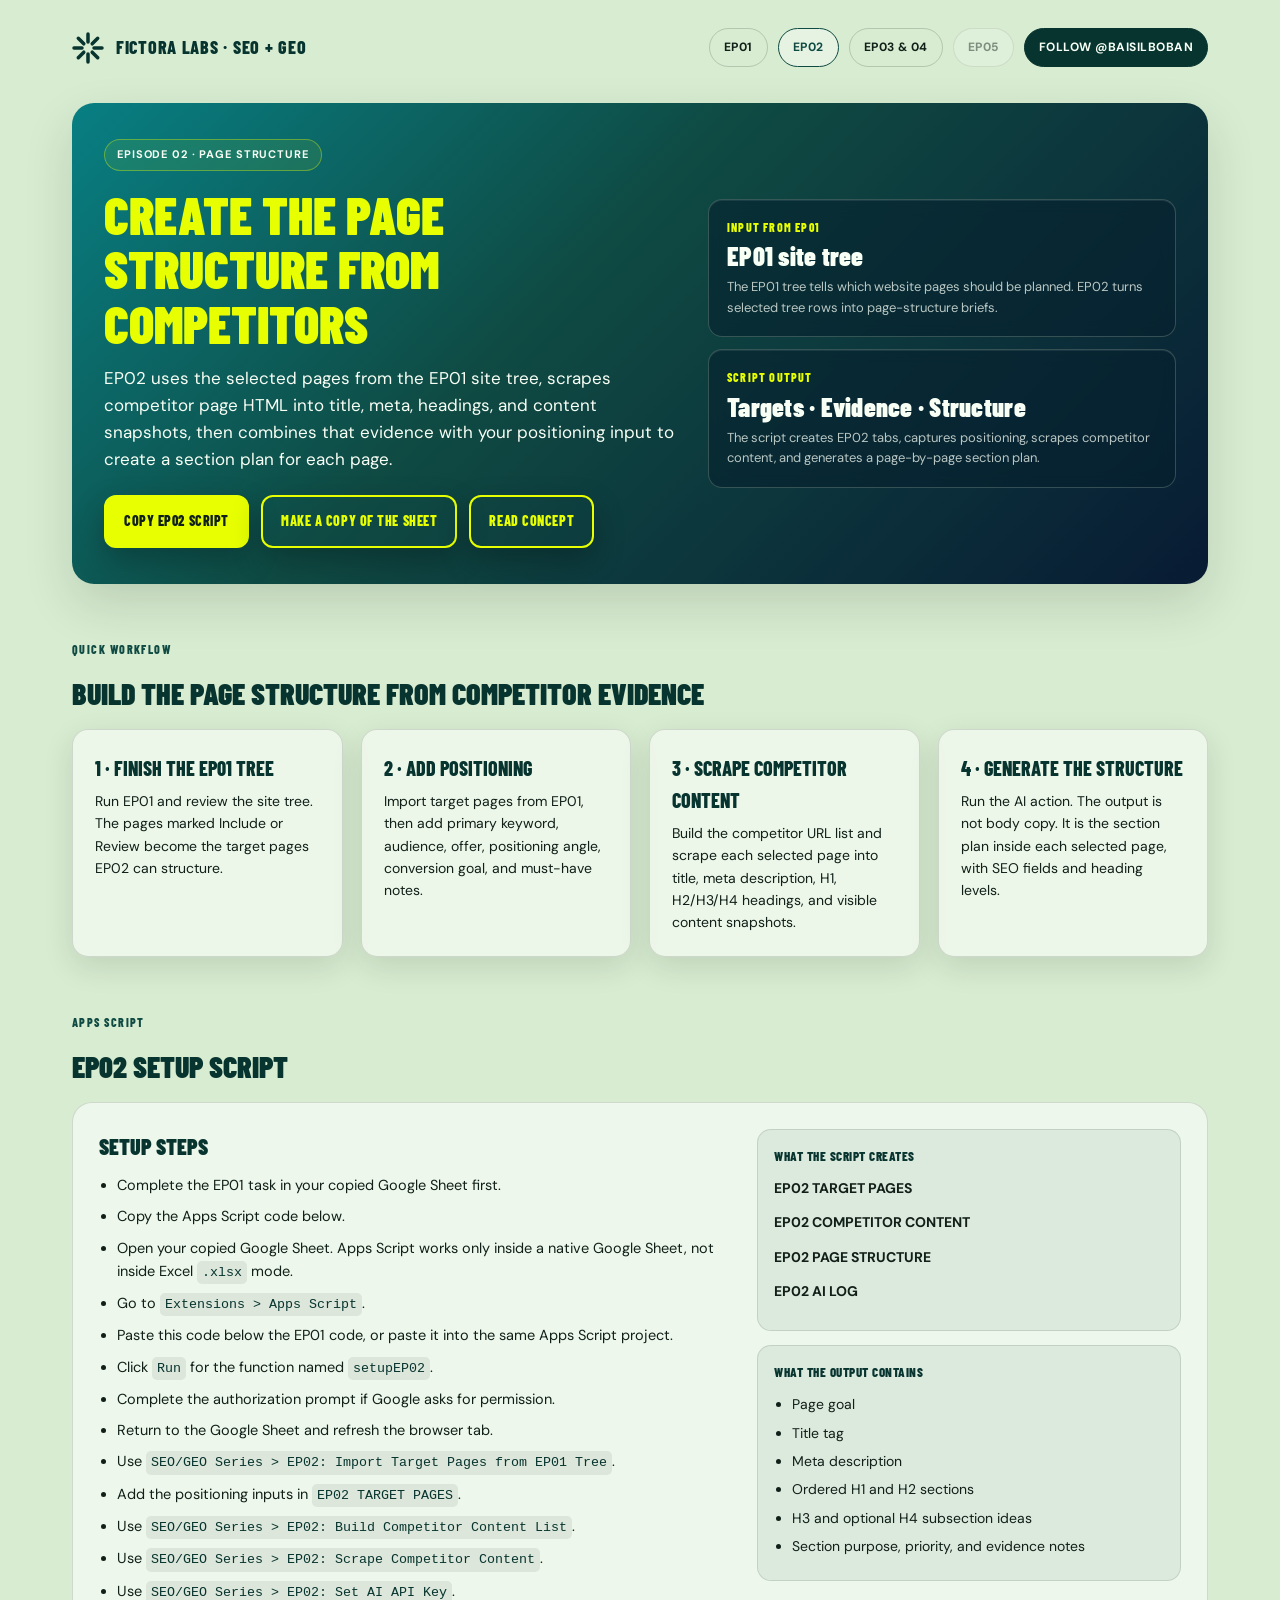
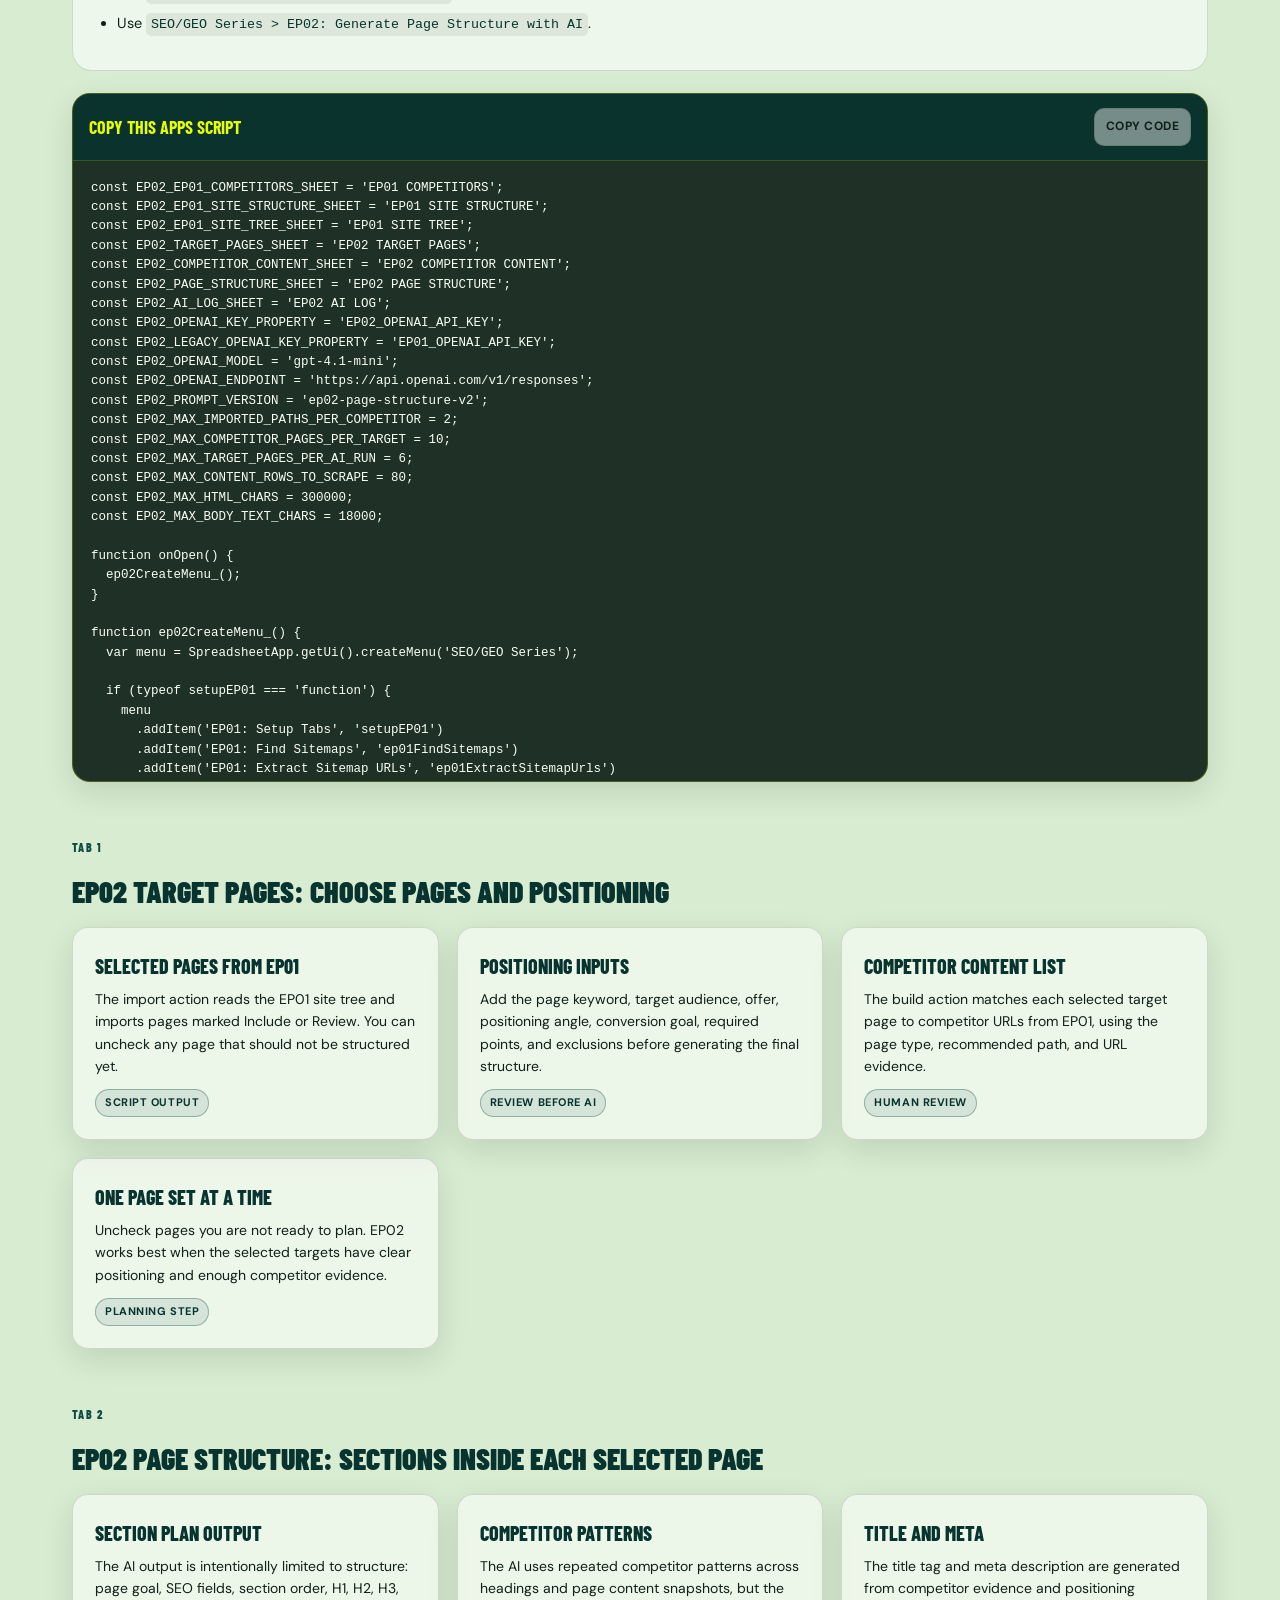
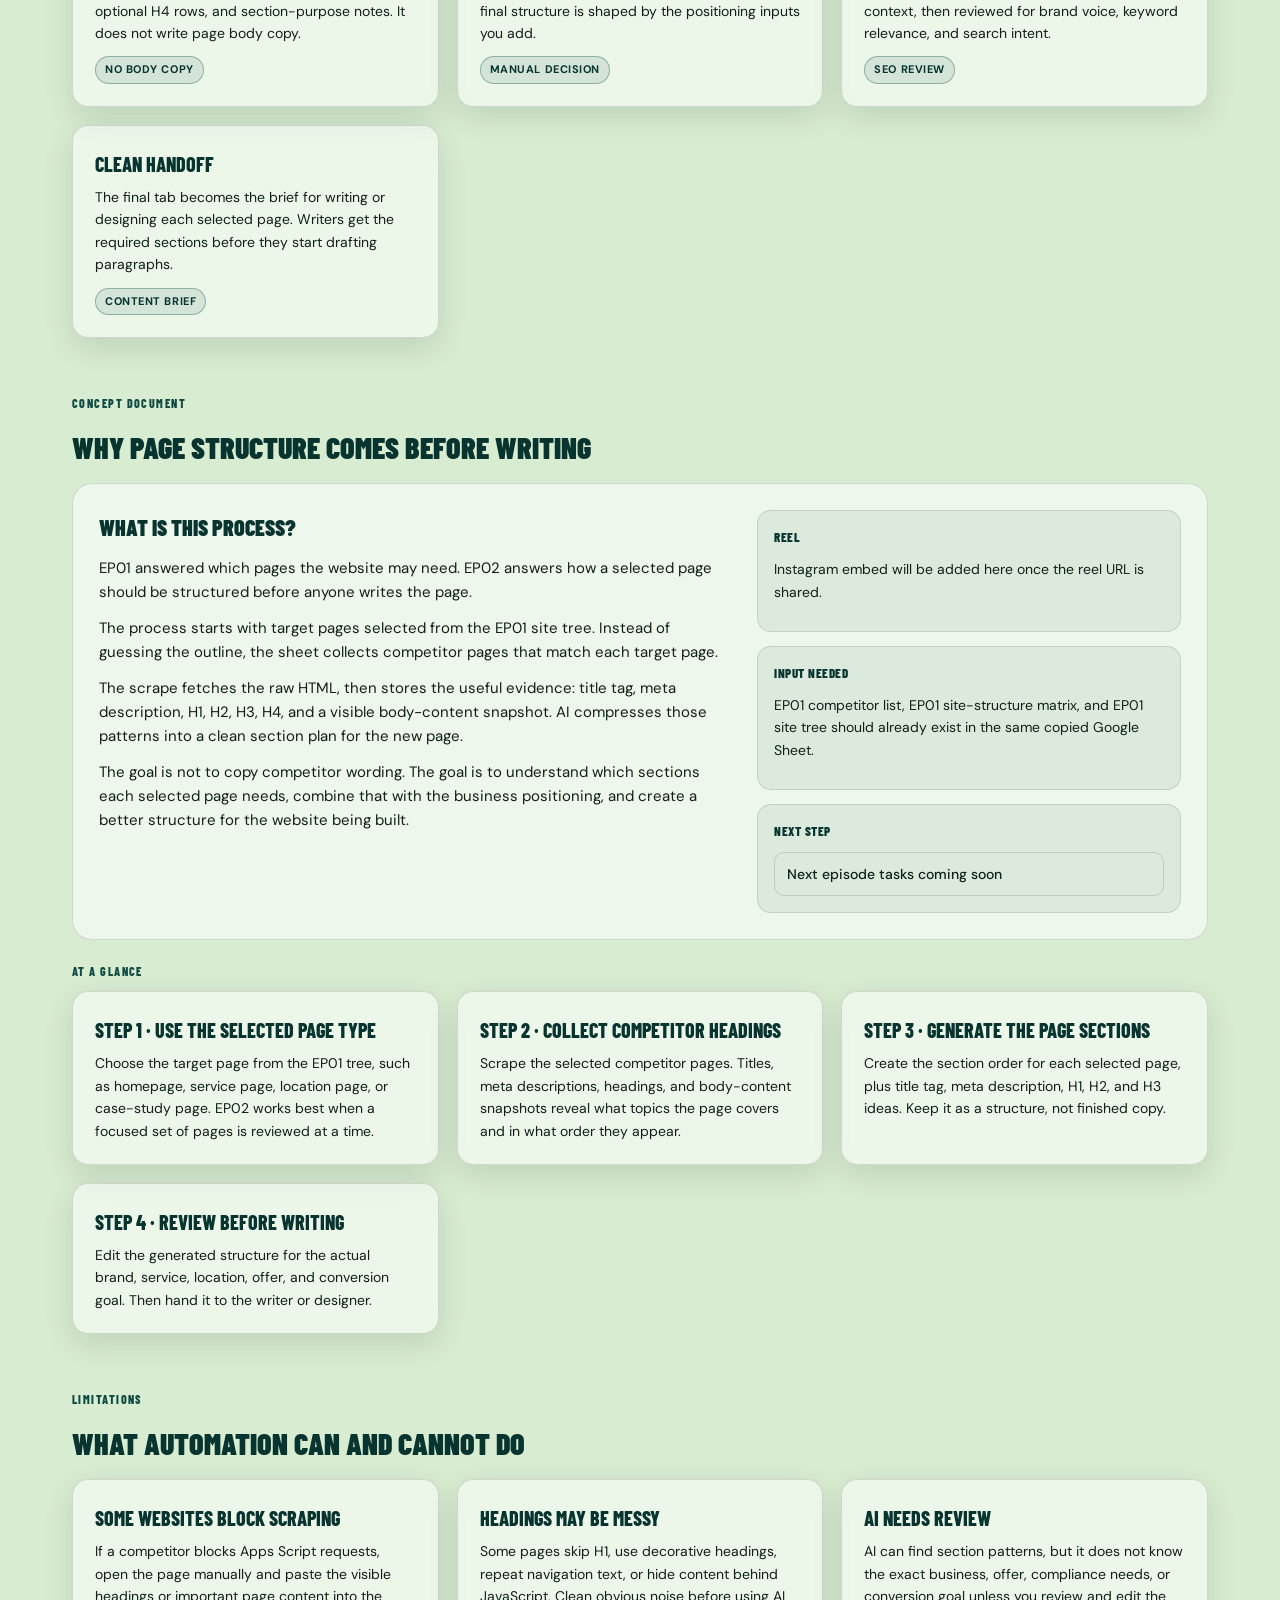
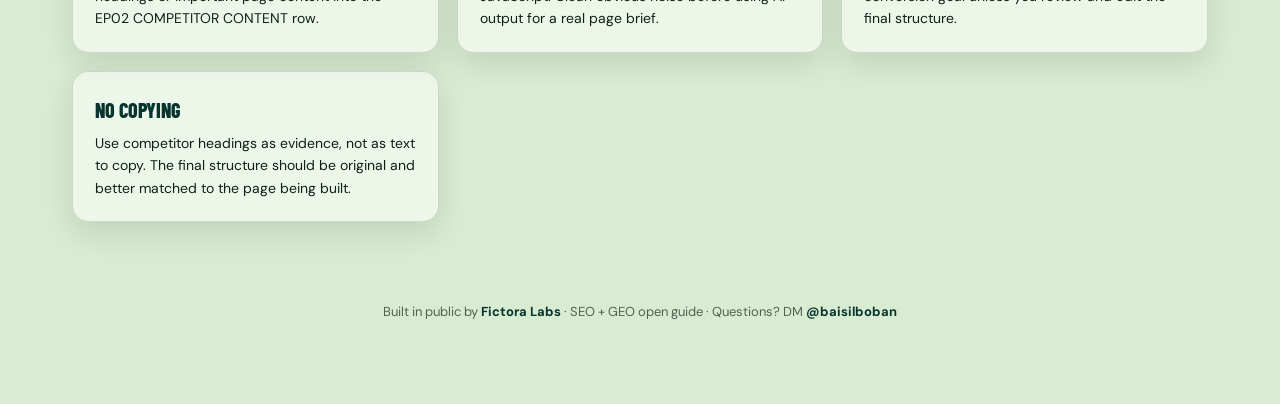
<file: site/ep02.html>
<!DOCTYPE html>
<html lang="en">
<head>
  <meta charset="UTF-8" />
  <meta name="viewport" content="width=device-width, initial-scale=1.0" />
  <title>EP02 · Page Structure · SEO + GEO Series</title>
  <meta name="description" content="Use the selected pages from EP01 SITE TREE, scrape competitor HTML content, add positioning context, and generate a section plan for each selected page." />
  <link rel="preconnect" href="https://fonts.googleapis.com" />
  <link rel="preconnect" href="https://fonts.gstatic.com" crossorigin />
  <link href="https://fonts.googleapis.com/css2?family=Barlow+Condensed:wght@700;800;900&family=DM+Sans:wght@300;400;500&display=swap" rel="stylesheet" />
  <link rel="stylesheet" href="assets/css/site.css" />
</head>
<body data-ep="ep02">
<div class="page">
  <div class="wrap">

    <header class="nav">
      <a class="brand" href="index.html">
        <svg width="32" height="32" viewBox="0 0 32 32" fill="none" aria-hidden="true">
          <line x1="16" y1="2" x2="16" y2="10" stroke="currentColor" stroke-width="3.5" stroke-linecap="round"/>
          <line x1="16" y1="22" x2="16" y2="30" stroke="currentColor" stroke-width="3.5" stroke-linecap="round"/>
          <line x1="2" y1="16" x2="10" y2="16" stroke="currentColor" stroke-width="3.5" stroke-linecap="round"/>
          <line x1="22" y1="16" x2="30" y2="16" stroke="currentColor" stroke-width="3.5" stroke-linecap="round"/>
          <line x1="6.3" y1="6.3" x2="11.8" y2="11.8" stroke="currentColor" stroke-width="3.5" stroke-linecap="round"/>
          <line x1="20.2" y1="20.2" x2="25.7" y2="25.7" stroke="currentColor" stroke-width="3.5" stroke-linecap="round"/>
          <line x1="25.7" y1="6.3" x2="20.2" y2="11.8" stroke="currentColor" stroke-width="3.5" stroke-linecap="round"/>
          <line x1="11.8" y1="20.2" x2="6.3" y2="25.7" stroke="currentColor" stroke-width="3.5" stroke-linecap="round"/>
        </svg>
        Fictora Labs · SEO + GEO
      </a>
      <nav class="nav-links">
        <a class="pill" href="ep01.html">EP01</a>
        <a class="pill active" href="ep02.html">EP02</a>
        <a class="pill" href="ep03.html">EP03 & 04</a>
        <a class="pill coming" href="coming-soon.html">EP05</a>
        <a class="pill primary" href="https://instagram.com/baisilboban" target="_blank" rel="noopener">Follow @baisilboban</a>
      </nav>
    </header>

    <section class="hero">
      <div>
        <div class="badge">Episode 02 · Page Structure</div>
        <h1>Create the Page Structure From Competitors</h1>
        <p class="lead">EP02 uses the selected pages from the EP01 site tree, scrapes competitor page HTML into title, meta, headings, and content snapshots, then combines that evidence with your positioning input to create a section plan for each page.</p>
        <div class="cta-row">
          <a class="btn" href="#apps-script">Copy EP02 Script</a>
          <a class="btn ghost" href="https://docs.google.com/spreadsheets/d/1RcsHgU3wlQZ2DhEgZDP2uSCR5bPCiEUZb99kvWNaaaw/copy" target="_blank" rel="noopener">Make a Copy of the Sheet</a>
          <a class="btn ghost" href="#concept">Read Concept</a>
        </div>
      </div>
      <div style="display:grid;gap:12px;">
        <div class="stat-card">
          <div class="stat-title">Input from EP01</div>
          <div class="stat-value">EP01 site tree</div>
          <p style="font-size:13px;margin-top:6px;color:var(--muted);">The EP01 tree tells which website pages should be planned. EP02 turns selected tree rows into page-structure briefs.</p>
        </div>
        <div class="stat-card">
          <div class="stat-title">Script output</div>
          <div class="stat-value">Targets · Evidence · Structure</div>
          <p style="font-size:13px;margin-top:6px;color:var(--muted);">The script creates EP02 tabs, captures positioning, scrapes competitor content, and generates a page-by-page section plan.</p>
        </div>
      </div>
    </section>

    <section class="section">
      <div class="eyebrow">Quick workflow</div>
      <h2 class="section-title">Build the page structure from competitor evidence</h2>
      <div class="grid cols-3">
        <div class="card">
          <h3>1 · Finish the EP01 tree</h3>
          <p>Run EP01 and review the site tree. The pages marked Include or Review become the target pages EP02 can structure.</p>
        </div>
        <div class="card">
          <h3>2 · Add positioning</h3>
          <p>Import target pages from EP01, then add primary keyword, audience, offer, positioning angle, conversion goal, and must-have notes.</p>
        </div>
        <div class="card">
          <h3>3 · Scrape competitor content</h3>
          <p>Build the competitor URL list and scrape each selected page into title, meta description, H1, H2/H3/H4 headings, and visible content snapshots.</p>
        </div>
        <div class="card">
          <h3>4 · Generate the structure</h3>
          <p>Run the AI action. The output is not body copy. It is the section plan inside each selected page, with SEO fields and heading levels.</p>
        </div>
      </div>
    </section>

    <section class="section" id="apps-script">
      <div class="eyebrow">Apps Script</div>
      <h2 class="section-title">EP02 setup script</h2>
      <div class="episode">
        <div>
          <h3>Setup steps</h3>
          <ul>
            <li>Complete the EP01 task in your copied Google Sheet first.</li>
            <li>Copy the Apps Script code below.</li>
            <li>Open your copied Google Sheet. Apps Script works only inside a native Google Sheet, not inside Excel <code>.xlsx</code> mode.</li>
            <li>Go to <code>Extensions &gt; Apps Script</code>.</li>
            <li>Paste this code below the EP01 code, or paste it into the same Apps Script project.</li>
            <li>Click <code>Run</code> for the function named <code>setupEP02</code>.</li>
            <li>Complete the authorization prompt if Google asks for permission.</li>
            <li>Return to the Google Sheet and refresh the browser tab.</li>
            <li>Use <code>SEO/GEO Series &gt; EP02: Import Target Pages from EP01 Tree</code>.</li>
            <li>Add the positioning inputs in <code>EP02 TARGET PAGES</code>.</li>
            <li>Use <code>SEO/GEO Series &gt; EP02: Build Competitor Content List</code>.</li>
            <li>Use <code>SEO/GEO Series &gt; EP02: Scrape Competitor Content</code>.</li>
            <li>Use <code>SEO/GEO Series &gt; EP02: Set AI API Key</code>.</li>
            <li>Use <code>SEO/GEO Series &gt; EP02: Generate Page Structure with AI</code>.</li>
          </ul>
        </div>
        <div>
          <div class="kit">
            <h4>What the script creates</h4>
            <p><strong>EP02 TARGET PAGES</strong></p>
            <p><strong>EP02 COMPETITOR CONTENT</strong></p>
            <p><strong>EP02 PAGE STRUCTURE</strong></p>
            <p><strong>EP02 AI LOG</strong></p>
          </div>
          <div class="kit">
            <h4>What the output contains</h4>
            <ul>
              <li>Page goal</li>
              <li>Title tag</li>
              <li>Meta description</li>
              <li>Ordered H1 and H2 sections</li>
              <li>H3 and optional H4 subsection ideas</li>
              <li>Section purpose, priority, and evidence notes</li>
            </ul>
          </div>
        </div>
      </div>

      <div class="script-panel">
        <div class="script-panel-head">
          <h3>Copy this Apps Script</h3>
          <button class="resource-link" type="button" data-copy-code>Copy code</button>
        </div>
        <pre class="script-code"><code id="ep02-apps-script">Loading EP02 Apps Script...</code></pre>
      </div>
    </section>

    <section class="section" id="target-pages-tab">
      <div class="eyebrow">Tab 1</div>
      <h2 class="section-title">EP02 TARGET PAGES: choose pages and positioning</h2>
      <div class="grid cols-2">
        <div class="card">
          <h3>Selected pages from EP01</h3>
          <p>The import action reads the EP01 site tree and imports pages marked Include or Review. You can uncheck any page that should not be structured yet.</p>
          <div class="meta">
            <span class="tag warning">Script output</span>
          </div>
        </div>
        <div class="card">
          <h3>Positioning inputs</h3>
          <p>Add the page keyword, target audience, offer, positioning angle, conversion goal, required points, and exclusions before generating the final structure.</p>
          <div class="meta">
            <span class="tag warning">Review before AI</span>
          </div>
        </div>
        <div class="card">
          <h3>Competitor content list</h3>
          <p>The build action matches each selected target page to competitor URLs from EP01, using the page type, recommended path, and URL evidence.</p>
          <div class="meta">
            <span class="tag warning">Human review</span>
          </div>
        </div>
        <div class="card">
          <h3>One page set at a time</h3>
          <p>Uncheck pages you are not ready to plan. EP02 works best when the selected targets have clear positioning and enough competitor evidence.</p>
          <div class="meta">
            <span class="tag warning">Planning step</span>
          </div>
        </div>
      </div>
    </section>

    <section class="section" id="page-structure-tab">
      <div class="eyebrow">Tab 2</div>
      <h2 class="section-title">EP02 PAGE STRUCTURE: sections inside each selected page</h2>
      <div class="grid cols-2">
        <div class="card">
          <h3>Section plan output</h3>
          <p>The AI output is intentionally limited to structure: page goal, SEO fields, section order, H1, H2, H3, optional H4 rows, and section-purpose notes. It does not write page body copy.</p>
          <div class="meta">
            <span class="tag warning">No body copy</span>
          </div>
        </div>
        <div class="card">
          <h3>Competitor patterns</h3>
          <p>The AI uses repeated competitor patterns across headings and page content snapshots, but the final structure is shaped by the positioning inputs you add.</p>
          <div class="meta">
            <span class="tag warning">Manual decision</span>
          </div>
        </div>
        <div class="card">
          <h3>Title and meta</h3>
          <p>The title tag and meta description are generated from competitor evidence and positioning context, then reviewed for brand voice, keyword relevance, and search intent.</p>
          <div class="meta">
            <span class="tag warning">SEO review</span>
          </div>
        </div>
        <div class="card">
          <h3>Clean handoff</h3>
          <p>The final tab becomes the brief for writing or designing each selected page. Writers get the required sections before they start drafting paragraphs.</p>
          <div class="meta">
            <span class="tag warning">Content brief</span>
          </div>
        </div>
      </div>
    </section>

    <section class="section" id="concept">
      <div class="eyebrow">Concept document</div>
      <h2 class="section-title">Why page structure comes before writing</h2>
      <div class="episode">
        <div>
          <h3>What is this process?</h3>
          <p>EP01 answered which pages the website may need. EP02 answers how a selected page should be structured before anyone writes the page.</p>
          <p>The process starts with target pages selected from the EP01 site tree. Instead of guessing the outline, the sheet collects competitor pages that match each target page.</p>
          <p>The scrape fetches the raw HTML, then stores the useful evidence: title tag, meta description, H1, H2, H3, H4, and a visible body-content snapshot. AI compresses those patterns into a clean section plan for the new page.</p>
          <p>The goal is not to copy competitor wording. The goal is to understand which sections each selected page needs, combine that with the business positioning, and create a better structure for the website being built.</p>
        </div>
        <div>
          <div class="kit">
            <h4>Reel</h4>
            <p>Instagram embed will be added here once the reel URL is shared.</p>
          </div>
          <div class="kit">
            <h4>Input needed</h4>
            <p>EP01 competitor list, EP01 site-structure matrix, and EP01 site tree should already exist in the same copied Google Sheet.</p>
          </div>
          <div class="kit">
            <h4>Next step</h4>
            <a class="no-icon" href="coming-soon.html">Next episode tasks coming soon</a>
          </div>
        </div>
      </div>

      <div class="eyebrow section-subhead">At a glance</div>
      <div class="grid cols-2">
        <div class="card">
          <h3>Step 1 · Use the selected page type</h3>
          <p>Choose the target page from the EP01 tree, such as homepage, service page, location page, or case-study page. EP02 works best when a focused set of pages is reviewed at a time.</p>
        </div>
        <div class="card">
          <h3>Step 2 · Collect competitor headings</h3>
          <p>Scrape the selected competitor pages. Titles, meta descriptions, headings, and body-content snapshots reveal what topics the page covers and in what order they appear.</p>
        </div>
        <div class="card">
          <h3>Step 3 · Generate the page sections</h3>
          <p>Create the section order for each selected page, plus title tag, meta description, H1, H2, and H3 ideas. Keep it as a structure, not finished copy.</p>
        </div>
        <div class="card">
          <h3>Step 4 · Review before writing</h3>
          <p>Edit the generated structure for the actual brand, service, location, offer, and conversion goal. Then hand it to the writer or designer.</p>
        </div>
      </div>
    </section>

    <section class="section">
      <div class="eyebrow">Limitations</div>
      <h2 class="section-title">What automation can and cannot do</h2>
      <div class="grid cols-2">
        <div class="card">
          <h3>Some websites block scraping</h3>
          <p>If a competitor blocks Apps Script requests, open the page manually and paste the visible headings or important page content into the EP02 COMPETITOR CONTENT row.</p>
        </div>
        <div class="card">
          <h3>Headings may be messy</h3>
          <p>Some pages skip H1, use decorative headings, repeat navigation text, or hide content behind JavaScript. Clean obvious noise before using AI output for a real page brief.</p>
        </div>
        <div class="card">
          <h3>AI needs review</h3>
          <p>AI can find section patterns, but it does not know the exact business, offer, compliance needs, or conversion goal unless you review and edit the final structure.</p>
        </div>
        <div class="card">
          <h3>No copying</h3>
          <p>Use competitor headings as evidence, not as text to copy. The final structure should be original and better matched to the page being built.</p>
        </div>
      </div>
    </section>

    <footer class="footer">
      Built in public by <a href="https://fictoralabs.ae" target="_blank" rel="noopener">Fictora Labs</a> · SEO + GEO open guide · Questions? DM <a href="https://instagram.com/baisilboban" target="_blank" rel="noopener">@baisilboban</a>
    </footer>

  </div>
</div>
<script src="assets/js/email-capture.js"></script>
<script>
  const ep02AppsScript = String.raw`
const EP02_EP01_COMPETITORS_SHEET = 'EP01 COMPETITORS';
const EP02_EP01_SITE_STRUCTURE_SHEET = 'EP01 SITE STRUCTURE';
const EP02_EP01_SITE_TREE_SHEET = 'EP01 SITE TREE';
const EP02_TARGET_PAGES_SHEET = 'EP02 TARGET PAGES';
const EP02_COMPETITOR_CONTENT_SHEET = 'EP02 COMPETITOR CONTENT';
const EP02_PAGE_STRUCTURE_SHEET = 'EP02 PAGE STRUCTURE';
const EP02_AI_LOG_SHEET = 'EP02 AI LOG';
const EP02_OPENAI_KEY_PROPERTY = 'EP02_OPENAI_API_KEY';
const EP02_LEGACY_OPENAI_KEY_PROPERTY = 'EP01_OPENAI_API_KEY';
const EP02_OPENAI_MODEL = 'gpt-4.1-mini';
const EP02_OPENAI_ENDPOINT = 'https://api.openai.com/v1/responses';
const EP02_PROMPT_VERSION = 'ep02-page-structure-v2';
const EP02_MAX_IMPORTED_PATHS_PER_COMPETITOR = 2;
const EP02_MAX_COMPETITOR_PAGES_PER_TARGET = 10;
const EP02_MAX_TARGET_PAGES_PER_AI_RUN = 6;
const EP02_MAX_CONTENT_ROWS_TO_SCRAPE = 80;
const EP02_MAX_HTML_CHARS = 300000;
const EP02_MAX_BODY_TEXT_CHARS = 18000;

function onOpen() {
  ep02CreateMenu_();
}

function ep02CreateMenu_() {
  var menu = SpreadsheetApp.getUi().createMenu('SEO/GEO Series');

  if (typeof setupEP01 === 'function') {
    menu
      .addItem('EP01: Setup Tabs', 'setupEP01')
      .addItem('EP01: Find Sitemaps', 'ep01FindSitemaps')
      .addItem('EP01: Extract Sitemap URLs', 'ep01ExtractSitemapUrls')
      .addItem('EP01: Set AI API Key', 'ep01SetAiApiKey')
      .addItem('EP01: Analyze Site Structure with AI', 'ep01AnalyzeSiteStructureWithAi');
  }

  if (typeof ep01RefreshAiSampleView === 'function') {
    menu.addItem('EP01: Refresh AI Sample View', 'ep01RefreshAiSampleView');
  }

  if (typeof ep01BuildSiteTreeFromMatrix === 'function') {
    menu.addItem('EP01: Build Site Tree from Matrix', 'ep01BuildSiteTreeFromMatrix');
  }

  menu.addSeparator();

  menu
    .addItem('EP02: Setup Tabs', 'setupEP02')
    .addItem('EP02: Import Target Pages from EP01 Tree', 'ep02ImportTargetPagesFromEp01Tree')
    .addItem('EP02: Build Competitor Content List', 'ep02BuildCompetitorContentList')
    .addItem('EP02: Scrape Competitor Content', 'ep02ScrapeCompetitorContent')
    .addItem('EP02: Set AI API Key', 'ep02SetAiApiKey')
    .addItem('EP02: Generate Page Structure with AI', 'ep02GeneratePageStructureWithAi')
    .addToUi();
}

function setupEP02() {
  var sheets = ep02EnsureEp02Sheets_();
  ep02PrepareTargetPagesSheet_(sheets.target);
  ep02PrepareCompetitorContentSheet_(sheets.content);
  ep02PreparePageStructureSheet_(sheets.structure);
  ep02PrepareAiLogSheet_(sheets.log);
  ep02CreateMenu_();
  SpreadsheetApp.getUi().alert('EP02 tabs are ready. Run EP02: Import Target Pages from EP01 Tree next.');
}

function ep02EnsureEp02Sheets_() {
  var ss = SpreadsheetApp.getActiveSpreadsheet();
  return {
    target: ss.getSheetByName(EP02_TARGET_PAGES_SHEET) || ss.insertSheet(EP02_TARGET_PAGES_SHEET),
    content: ss.getSheetByName(EP02_COMPETITOR_CONTENT_SHEET) || ss.insertSheet(EP02_COMPETITOR_CONTENT_SHEET),
    structure: ss.getSheetByName(EP02_PAGE_STRUCTURE_SHEET) || ss.insertSheet(EP02_PAGE_STRUCTURE_SHEET),
    log: ss.getSheetByName(EP02_AI_LOG_SHEET) || ss.insertSheet(EP02_AI_LOG_SHEET)
  };
}

function ep02SetAiApiKey() {
  var ui = SpreadsheetApp.getUi();
  var response = ui.prompt(
    'EP02 AI API Key',
    'Paste your OpenAI API key. It is stored in your Google user properties, not in visible sheet cells.',
    ui.ButtonSet.OK_CANCEL
  );

  if (response.getSelectedButton() !== ui.Button.OK) return;
  var key = String(response.getResponseText() || '').trim();
  if (!key) {
    ui.alert('No API key was saved.');
    return;
  }

  PropertiesService.getUserProperties().setProperty(EP02_OPENAI_KEY_PROPERTY, key);
  ui.alert('AI API key saved for this Google account.');
}

function ep02PrepareAiLogSheet_(sheet) {
  if (sheet.getLastRow() < 4 || sheet.getRange('A1').getValue() !== 'EP02 AI LOG') {
    sheet.clearContents();
    sheet.getRange('A1:H1').breakApart().merge().setValue('EP02 AI LOG');
    sheet.getRange('A2:H2').breakApart().merge().setValue('Audit trail for EP02 AI page-structure generation. Raw responses may be trimmed to fit Google Sheets cell limits.');
    sheet.getRange('A4:H4').setValues([[
      'Timestamp',
      'Model',
      'Status',
      'Pages Sent',
      'Prompt Version',
      'Response ID',
      'Notes',
      'Raw Response'
    ]]);
  }
  ep02StyleSheet_(sheet, 8);
  sheet.setColumnWidth(8, 520);
}

function ep02StyleSheet_(sheet, columns) {
  sheet.setFrozenRows(4);
  sheet.getRange(1, 1, 1, columns).setBackground('#0F4A43').setFontColor('#FFFFFF').setFontWeight('bold');
  sheet.getRange(2, 1, 1, columns).setBackground('#D8ECD1').setFontColor('#102018').setWrap(true);
  sheet.getRange(4, 1, 1, columns).setBackground('#102018').setFontColor('#FFFFFF').setFontWeight('bold').setWrap(true);
  sheet.getDataRange().setVerticalAlignment('top');
  sheet.setColumnWidths(1, columns, 160);
}

function ep02ReadEp01Competitors_(sheet) {
  var lastRow = sheet.getLastRow();
  if (lastRow < 5) return {};
  var rows = sheet.getRange(5, 1, Math.min(lastRow - 4, 10), 10).getValues();
  var output = {};
  rows.forEach(function(row, index) {
    var code = 'C' + (index + 1);
    var domain = ep02NormalizeOrigin_(row[4] || row[2] || '');
    output[code] = {
      code: code,
      name: row[1] || '',
      ranking_page_url: row[2] || '',
      ranking_page_type: row[3] || '',
      domain: domain
    };
  });
  return output;
}

function ep02ResolveUrl_(domain, pathOrUrl) {
  var value = String(pathOrUrl || '').trim();
  if (!value) return '';
  if (/^https?:\/\//i.test(value)) return value;
  var origin = ep02NormalizeOrigin_(domain);
  if (!origin) return '';
  if (value.charAt(0) !== '/') value = '/' + value;
  return origin + value.replace(/\/+/g, '/');
}

function ep02NormalizeOrigin_(value) {
  var text = String(value || '').trim();
  if (!text) return '';
  if (text.indexOf('http://') !== 0 && text.indexOf('https://') !== 0) {
    text = 'https://' + text;
  }
  var match = text.match(/^(https?:\/\/[^\/?#]+)/i);
  return match ? match[1].replace(/\/$/, '') : '';
}

function ep02StripNoise_(html) {
  return String(html || '')
    .replace(/<script\b[\s\S]*?<\/script>/gi, ' ')
    .replace(/<style\b[\s\S]*?<\/style>/gi, ' ')
    .replace(/<noscript\b[\s\S]*?<\/noscript>/gi, ' ')
    .replace(/<!--[\s\S]*?-->/g, ' ');
}

function ep02ExtractTitle_(html) {
  var match = String(html || '').match(/<title\b[^>]*>([\s\S]*?)<\/title>/i);
  return match ? ep02CleanHtmlText_(match[1]) : '';
}

function ep02ExtractMetaDescription_(html) {
  var text = String(html || '');
  var match = text.match(/<meta\b[^>]*name=["']description["'][^>]*content=["']([^"']*)["'][^>]*>/i) ||
    text.match(/<meta\b[^>]*content=["']([^"']*)["'][^>]*name=["']description["'][^>]*>/i);
  return match ? ep02CleanHtmlText_(match[1]) : '';
}

function ep02ExtractHeadings_(html) {
  var headings = [];
  var regex = /<h([1-4])\b[^>]*>([\s\S]*?)<\/h\1>/gi;
  var match;
  while ((match = regex.exec(String(html || ''))) !== null) {
    var text = ep02CleanHtmlText_(match[2]);
    if (!text || text.length < 2) continue;
    headings.push({
      level: 'H' + match[1],
      text: text
    });
  }
  return headings.slice(0, 120);
}

function ep02CleanHtmlText_(value) {
  return String(value || '')
    .replace(/<[^>]+>/g, ' ')
    .replace(/&nbsp;/g, ' ')
    .replace(/&amp;/g, '&')
    .replace(/&lt;/g, '<')
    .replace(/&gt;/g, '>')
    .replace(/&quot;/g, '"')
    .replace(/&#39;/g, "'")
    .replace(/&#x27;/g, "'")
    .replace(/\s+/g, ' ')
    .trim();
}

function ep02ExtractOpenAiOutputText_(responseJson) {
  if (responseJson.output_text) return responseJson.output_text;
  var texts = [];
  (responseJson.output || []).forEach(function(item) {
    (item.content || []).forEach(function(content) {
      if (content.text) texts.push(content.text);
    });
  });
  return texts.join('');
}

function ep02WriteAiLog_(sheet, status, pagesSent, responseId, rawResponse, notes) {
  ep02PrepareAiLogSheet_(sheet);
  sheet.appendRow([
    new Date(),
    EP02_OPENAI_MODEL,
    status,
    pagesSent,
    EP02_PROMPT_VERSION,
    responseId,
    notes,
    String(rawResponse || '').slice(0, 45000)
  ]);
}

function ep02PrepareTargetPagesSheet_(sheet) {
  if (sheet.getFilter()) sheet.getFilter().remove();
  sheet.clearContents();
  sheet.getRange('A1:O1').breakApart().merge().setValue('EP02 TARGET PAGES');
  sheet.getRange('A2:O2').breakApart().merge().setValue('Target pages imported from EP01 SITE TREE. Choose the pages to structure and add positioning before building competitor evidence.');
  sheet.getRange('A4:O4').setValues([[
    'Build?',
    'Target Page',
    'Recommended Path',
    'Parent Page',
    'Page Type / Source',
    'Recommendation',
    'Evidence Count',
    'Primary Keyword',
    'Target Audience',
    'Positioning / Angle',
    'Offer / USP',
    'Conversion Goal',
    'Must Include',
    'Must Avoid',
    'Notes'
  ]]);
  ep02StyleSheet_(sheet, 15);
  sheet.setColumnWidth(1, 90);
  sheet.setColumnWidth(2, 240);
  sheet.setColumnWidth(3, 220);
  sheet.setColumnWidth(4, 180);
  sheet.setColumnWidth(5, 240);
  sheet.setColumnWidth(8, 220);
  sheet.setColumnWidth(9, 260);
  sheet.setColumnWidth(10, 340);
  sheet.setColumnWidth(11, 280);
  sheet.setColumnWidth(12, 240);
  sheet.setColumnWidth(13, 320);
  sheet.setColumnWidth(14, 280);
  sheet.setColumnWidth(15, 320);
}

function ep02PrepareCompetitorContentSheet_(sheet) {
  if (sheet.getFilter()) sheet.getFilter().remove();
  sheet.clearContents();
  sheet.getRange('A1:Q1').breakApart().merge().setValue('EP02 COMPETITOR CONTENT');
  sheet.getRange('A2:Q2').breakApart().merge().setValue('Competitor URLs matched to selected target pages. The scrape fetches HTML and stores title, meta, headings, and a visible body-content snapshot.');
  sheet.getRange('A4:Q4').setValues([[
    'Include?',
    'Target Page',
    'Recommended Path',
    'Page Type / Source',
    'Competitor Code',
    'Competitor Name',
    'Competitor Page URL',
    'Source Path',
    'Match Reason',
    'Scraped Title',
    'Scraped Meta Description',
    'Scraped H1',
    'Scraped H2/H3/H4 Outline',
    'Scraped Body Snapshot',
    'Fetch Status',
    'Scraped At',
    'Notes'
  ]]);
  ep02StyleSheet_(sheet, 17);
  sheet.setColumnWidth(1, 90);
  sheet.setColumnWidth(2, 220);
  sheet.setColumnWidth(3, 220);
  sheet.setColumnWidth(6, 200);
  sheet.setColumnWidth(7, 380);
  sheet.setColumnWidth(8, 240);
  sheet.setColumnWidth(9, 260);
  sheet.setColumnWidth(10, 300);
  sheet.setColumnWidth(11, 340);
  sheet.setColumnWidth(12, 280);
  sheet.setColumnWidth(13, 430);
  sheet.setColumnWidth(14, 520);
  sheet.setColumnWidth(17, 320);
  sheet.hideColumns(8, 2);
  sheet.hideColumns(14);
}

function ep02PreparePageStructureSheet_(sheet) {
  if (sheet.getFilter()) sheet.getFilter().remove();
  sheet.clearContents();
  sheet.getRange('A1:G1').breakApart().merge().setValue('EP02 PAGE STRUCTURE');
  sheet.getRange('A2:G2').breakApart().merge().setValue('Readable section brief for each selected page. This is the output users follow before writing copy.');
  sheet.getRange('A4:G4').setValues([[
    'Page',
    'Path',
    'Block',
    'Heading / Field',
    'What To Include',
    'Why This Matters',
    'Evidence / Notes'
  ]]);
  ep02StyleSheet_(sheet, 7);
  sheet.setColumnWidth(1, 230);
  sheet.setColumnWidth(2, 220);
  sheet.setColumnWidth(3, 130);
  sheet.setColumnWidth(4, 260);
  sheet.setColumnWidth(5, 520);
  sheet.setColumnWidth(6, 380);
  sheet.setColumnWidth(7, 360);
}

function ep02ImportTargetPagesFromEp01Tree() {
  var ss = SpreadsheetApp.getActiveSpreadsheet();
  var sheets = ep02EnsureEp02Sheets_();
  var treeSheet = ss.getSheetByName(EP02_EP01_SITE_TREE_SHEET);
  var structureSheet = ss.getSheetByName(EP02_EP01_SITE_STRUCTURE_SHEET);
  var existingTargets = ep02ReadTargetRows_(sheets.target);
  var targets = [];

  if (treeSheet && treeSheet.getLastRow() >= 5) {
    targets = ep02BuildTargetObjectsFromTree_(treeSheet);
  }

  if (!targets.length && structureSheet && structureSheet.getLastRow() >= 6) {
    targets = ep02BuildTargetObjectsFromStructure_(structureSheet);
  }

  if (!targets.length) {
    SpreadsheetApp.getUi().alert('No EP01 target pages found. Run EP01 SITE TREE first, then return to EP02.');
    return;
  }

  targets = ep02MergeTargetPositioning_(targets, existingTargets);
  ep02PrepareTargetPagesSheet_(sheets.target);
  ep02WriteTargetRows_(sheets.target, targets);
  SpreadsheetApp.getUi().alert('EP02 imported ' + targets.length + ' target pages. Add positioning inputs in EP02 TARGET PAGES, then build the competitor content list.');
}

function ep02BuildCompetitorContentList() {
  var ss = SpreadsheetApp.getActiveSpreadsheet();
  var sheets = ep02EnsureEp02Sheets_();
  var competitorsSheet = ss.getSheetByName(EP02_EP01_COMPETITORS_SHEET);
  var structureSheet = ss.getSheetByName(EP02_EP01_SITE_STRUCTURE_SHEET);

  if (!competitorsSheet) {
    SpreadsheetApp.getUi().alert('EP01 COMPETITORS was not found. Complete EP01 setup first.');
    return;
  }

  var competitors = ep02ReadEp01Competitors_(competitorsSheet);
  var targets = ep02ReadTargetRows_(sheets.target).filter(function(target) {
    return target.build && target.target_page;
  });

  if (!targets.length) {
    SpreadsheetApp.getUi().alert('No selected target pages found. Run EP02: Import Target Pages from EP01 Tree and select pages first.');
    return;
  }

  var structureRows = structureSheet && structureSheet.getLastRow() >= 6 ? ep02ReadEp01StructureRows_(structureSheet) : [];
  var contentRows = ep02BuildCompetitorContentObjects_(targets, structureRows, competitors);

  if (!contentRows.length) {
    SpreadsheetApp.getUi().alert('No competitor URLs matched the selected target pages. Check EP01 SITE STRUCTURE or add competitor URLs manually in EP02 COMPETITOR CONTENT.');
    return;
  }

  ep02PrepareCompetitorContentSheet_(sheets.content);
  ep02WriteCompetitorContentRows_(sheets.content, contentRows);
  SpreadsheetApp.getUi().alert('EP02 built ' + contentRows.length + ' competitor content rows. Review them, then run EP02: Scrape Competitor Content.');
}

function ep02ScrapeCompetitorContent() {
  var sheets = ep02EnsureEp02Sheets_();
  var sheet = sheets.content;
  var rows = ep02ReadCompetitorContentRows_(sheet).filter(function(row) {
    return row.include && row.page_url && row.fetch_status !== 'Fetched';
  }).slice(0, EP02_MAX_CONTENT_ROWS_TO_SCRAPE);

  if (!rows.length) {
    SpreadsheetApp.getUi().alert('No unscraped selected competitor URLs found. Build the content list first, or clear Fetch Status to scrape again.');
    return;
  }

  rows.forEach(function(row) {
    var scraped = ep02ScrapeCompetitorPage_(row.page_url);
    sheet.getRange(row.rowNumber, 10, 1, 8).setValues([[
      scraped.title,
      scraped.metaDescription,
      scraped.h1,
      scraped.headingOutline,
      scraped.bodySnapshot,
      scraped.status,
      new Date(),
      scraped.notes
    ]]);
    sheet.getRange(row.rowNumber, 10, 1, 8).setWrap(true);
  });

  SpreadsheetApp.getUi().alert('EP02 scrape complete for ' + rows.length + ' rows. Review EP02 COMPETITOR CONTENT before generating page structure.');
}

function ep02GeneratePageStructureWithAi() {
  var sheets = ep02EnsureEp02Sheets_();
  ep02PrepareAiLogSheet_(sheets.log);

  var apiKey = PropertiesService.getUserProperties().getProperty(EP02_OPENAI_KEY_PROPERTY) ||
    PropertiesService.getUserProperties().getProperty(EP02_LEGACY_OPENAI_KEY_PROPERTY);

  if (!apiKey) {
    SpreadsheetApp.getUi().alert('Add your AI API key first using SEO/GEO Series > EP02: Set AI API Key.');
    return;
  }

  var targets = ep02ReadTargetRows_(sheets.target).filter(function(target) {
    return target.build && target.target_page;
  });
  var contentRows = ep02ReadCompetitorContentRows_(sheets.content).filter(function(row) {
    return row.include && (row.scraped_heading_outline || row.scraped_body_snapshot || row.scraped_title || row.scraped_h1);
  });

  if (!targets.length) {
    SpreadsheetApp.getUi().alert('No selected target pages found in EP02 TARGET PAGES.');
    return;
  }

  if (targets.length > EP02_MAX_TARGET_PAGES_PER_AI_RUN) {
    SpreadsheetApp.getUi().alert('Too many target pages selected. Select ' + EP02_MAX_TARGET_PAGES_PER_AI_RUN + ' or fewer pages in EP02 TARGET PAGES, then run AI again. This keeps the final section plan readable.');
    return;
  }

  var combinedJson = { page_structures: [] };
  var pagesSent = 0;
  var rawResponses = [];
  var responseIds = [];
  var skippedTargets = [];

  try {
    targets.forEach(function(target) {
      var payload = ep02BuildPageStructurePayload_([target], contentRows);
      var evidenceCount = ep02CountPayloadEvidencePages_(payload);
      if (!payload.target_pages.length || !evidenceCount) {
        skippedTargets.push(target.target_page);
        return;
      }

      var aiResponse = ep02CallOpenAiForPageStructure_(apiKey, payload);
      var aiJson = ep02ParsePageStructureAiResponse_(aiResponse);
      combinedJson.page_structures = combinedJson.page_structures.concat(aiJson.page_structures || []);
      pagesSent += evidenceCount;
      if (aiResponse.responseId) responseIds.push(aiResponse.responseId);
      if (aiResponse.rawText) rawResponses.push(aiResponse.rawText);
    });

    if (!combinedJson.page_structures.length || !pagesSent) {
      SpreadsheetApp.getUi().alert('No scraped competitor evidence found for selected target pages. Scrape competitor content first, or paste evidence manually.');
      return;
    }

    ep02WritePageStructure_(sheets.structure, combinedJson);
    ep02WriteAiLog_(sheets.log, 'Success', pagesSent, responseIds.join('\n'), rawResponses.join('\n\n--- NEXT RESPONSE ---\n\n'), skippedTargets.length ? 'Skipped targets without evidence: ' + skippedTargets.join(', ') : '');
    SpreadsheetApp.getUi().alert('EP02 page structure complete for ' + combinedJson.page_structures.length + ' target pages. Review EP02 PAGE STRUCTURE.');
  } catch (error) {
    ep02WriteAiLog_(sheets.log, 'Error', pagesSent, responseIds.join('\n'), rawResponses.join('\n\n--- NEXT RESPONSE ---\n\n'), String(error));
    SpreadsheetApp.getUi().alert('AI page structure failed: ' + String(error));
  }
}

function ep02BuildTargetObjectsFromTree_(sheet) {
  var lastRow = sheet.getLastRow();
  if (lastRow < 5) return [];

  var rows = sheet.getRange(5, 1, lastRow - 4, 10).getValues();
  var targets = [];
  var seen = {};

  rows.forEach(function(row) {
    var depth = Number(row[0] || 2);
    var pageName = String(row[2] || ep02CleanTreeLabel_(row[1]) || '').trim();
    var path = String(row[3] || '').trim();
    var recommendation = ep02NormalizePageRecommendation_(row[6]);

    if (!pageName || !path) return;
    if (['Include', 'Review', 'Optional'].indexOf(recommendation) === -1) return;

    var importedNote = depth > 2 ? 'Child page imported unchecked by default. Check Build? when you are ready to create this specific page structure.' : '';
    var target = {
      build: recommendation === 'Include' && depth <= 2,
      target_page: pageName,
      recommended_path: path,
      parent_page: row[4] || '',
      page_type_source: row[5] || pageName,
      recommendation: recommendation,
      evidence_count: row[7] || '',
      primary_keyword: '',
      target_audience: '',
      positioning_angle: '',
      offer_usp: '',
      conversion_goal: '',
      must_include: '',
      must_avoid: '',
      notes: [importedNote, row[8] || '', row[9] || ''].filter(Boolean).join('\n')
    };

    var key = ep02TargetKey_(target);
    if (seen[key]) return;
    seen[key] = true;
    targets.push(target);
  });

  return targets;
}

function ep02BuildTargetObjectsFromStructure_(sheet) {
  var lastRow = sheet.getLastRow();
  if (lastRow < 6) return [];

  var rows = sheet.getRange(6, 1, lastRow - 5, 16).getValues();
  var targets = [];
  var seen = {};

  rows.forEach(function(row) {
    var pageType = String(row[0] || '').trim();
    if (!pageType || /^B\./.test(pageType) || pageType === 'Competitor Code') return;

    var recommendation = ep02NormalizePageRecommendation_(row[13]);
    if (['Include', 'Review'].indexOf(recommendation) === -1) return;

    var target = {
      build: recommendation === 'Include',
      target_page: ep02HumanizeText_(pageType),
      recommended_path: ep02InferTargetPath_(pageType),
      parent_page: 'Home',
      page_type_source: pageType,
      recommendation: recommendation,
      evidence_count: row[12] || '',
      primary_keyword: '',
      target_audience: '',
      positioning_angle: '',
      offer_usp: '',
      conversion_goal: '',
      must_include: '',
      must_avoid: '',
      notes: [row[14] || '', row[15] || ''].filter(Boolean).join('\n')
    };

    var key = ep02TargetKey_(target);
    if (seen[key]) return;
    seen[key] = true;
    targets.push(target);
  });

  return targets;
}

function ep02MergeTargetPositioning_(targets, existingTargets) {
  var existingByKey = {};
  existingTargets.forEach(function(target) {
    existingByKey[ep02TargetKey_(target)] = target;
  });

  return targets.map(function(target) {
    var existing = existingByKey[ep02TargetKey_(target)];
    if (!existing) return target;

    target.build = existing.build;
    target.primary_keyword = existing.primary_keyword || '';
    target.target_audience = existing.target_audience || '';
    target.positioning_angle = existing.positioning_angle || '';
    target.offer_usp = existing.offer_usp || '';
    target.conversion_goal = existing.conversion_goal || '';
    target.must_include = existing.must_include || '';
    target.must_avoid = existing.must_avoid || '';
    target.notes = existing.notes || target.notes || '';
    return target;
  });
}

function ep02WriteTargetRows_(sheet, targets) {
  var rows = targets.map(ep02TargetObjectToRow_);
  if (!rows.length) return;
  sheet.getRange(5, 1, rows.length, 15).setValues(rows);
  sheet.getRange(5, 1, rows.length, 15).setWrap(true);
  sheet.getRange(5, 1, rows.length, 1).insertCheckboxes();
  sheet.getRange(5, 1, rows.length, 1).setValues(rows.map(function(row) { return [row[0]]; }));
}

function ep02TargetObjectToRow_(target) {
  return [
    target.build === true,
    target.target_page || '',
    target.recommended_path || '',
    target.parent_page || '',
    target.page_type_source || '',
    target.recommendation || '',
    target.evidence_count || '',
    target.primary_keyword || '',
    target.target_audience || '',
    target.positioning_angle || '',
    target.offer_usp || '',
    target.conversion_goal || '',
    target.must_include || '',
    target.must_avoid || '',
    target.notes || ''
  ];
}

function ep02ReadTargetRows_(sheet) {
  var lastRow = sheet.getLastRow();
  if (lastRow < 5) return [];

  return sheet.getRange(5, 1, lastRow - 4, 15).getValues().map(function(row, index) {
    return {
      rowNumber: index + 5,
      build: row[0] === true || String(row[0]).toLowerCase() === 'true',
      target_page: row[1] || '',
      recommended_path: row[2] || '',
      parent_page: row[3] || '',
      page_type_source: row[4] || '',
      recommendation: row[5] || '',
      evidence_count: row[6] || '',
      primary_keyword: row[7] || '',
      target_audience: row[8] || '',
      positioning_angle: row[9] || '',
      offer_usp: row[10] || '',
      conversion_goal: row[11] || '',
      must_include: row[12] || '',
      must_avoid: row[13] || '',
      notes: row[14] || ''
    };
  }).filter(function(row) {
    return row.target_page || row.recommended_path;
  });
}

function ep02ReadEp01StructureRows_(sheet) {
  var lastRow = sheet.getLastRow();
  if (lastRow < 6) return [];

  return sheet.getRange(6, 1, lastRow - 5, 16).getValues().map(function(row) {
    var competitorPaths = {};
    for (var i = 1; i <= 10; i++) {
      competitorPaths['C' + i] = ep02SplitEvidenceCell_(row[i + 1]);
    }

    return {
      page_type: row[0] || '',
      evidence_patterns: ep02SplitEvidenceCell_(row[1]),
      competitor_paths: competitorPaths,
      recommendation: row[13] || '',
      reasoning: row[14] || '',
      notes: row[15] || ''
    };
  }).filter(function(row) {
    return row.page_type && !/^B\./.test(row.page_type) && row.page_type !== 'Competitor Code';
  });
}

function ep02BuildCompetitorContentObjects_(targets, structureRows, competitors) {
  var rows = [];
  var seen = {};

  targets.forEach(function(target) {
    var matchedRows = ep02FindStructureRowsForTarget_(target, structureRows);
    var targetRows = [];

    matchedRows.forEach(function(structureRow) {
      for (var i = 1; i <= 10; i++) {
        var code = 'C' + i;
        var competitor = competitors[code] || {};
        var rankedPaths = ep02RankPathsForTarget_(structureRow.competitor_paths[code] || [], target);

        rankedPaths.slice(0, 1).forEach(function(match) {
          var url = ep02ResolveUrl_(competitor.domain, match.sourcePath);
          if (!url) return;

          var key = ep02TargetKey_(target) + '|' + code + '|' + url;
          if (seen[key]) return;
          seen[key] = true;

          targetRows.push({
            include: true,
            target_page: target.target_page,
            recommended_path: target.recommended_path,
            page_type_source: target.page_type_source,
            competitor_code: code,
            competitor_name: competitor.name || '',
            page_url: url,
            source_path: match.sourcePath,
            match_reason: structureRow.page_type + ' evidence, score ' + match.score,
            scraped_title: '',
            scraped_meta_description: '',
            scraped_h1: '',
            scraped_heading_outline: '',
            scraped_body_snapshot: '',
            fetch_status: '',
            scraped_at: '',
            notes: structureRow.reasoning || structureRow.notes || ''
          });
        });
      }
    });

    rows = rows.concat(targetRows.slice(0, EP02_MAX_COMPETITOR_PAGES_PER_TARGET));
  });

  return rows;
}

function ep02FindStructureRowsForTarget_(target, structureRows) {
  if (!structureRows.length) return [];

  var sourceNorm = ep02Comparable_(target.page_type_source);
  var exactRows = structureRows.filter(function(row) {
    return ep02Comparable_(row.page_type) === sourceNorm;
  });
  if (exactRows.length) return exactRows;

  var sourceParts = String(target.page_type_source || '').split(/\s*,\s*/).map(ep02Comparable_).filter(Boolean);
  if (sourceParts.length) {
    exactRows = structureRows.filter(function(row) {
      return sourceParts.indexOf(ep02Comparable_(row.page_type)) !== -1;
    });
    if (exactRows.length) return exactRows;
  }

  var group = ep02InferTargetGroup_(target);
  var groupRows = structureRows.filter(function(row) {
    return ep02InferTextGroup_(row.page_type + ' ' + ep02ToArray_(row.evidence_patterns).join(' ')) === group;
  });
  if (groupRows.length) return groupRows;

  var targetTokens = ep02SpecificTargetTokens_(target);
  return structureRows.filter(function(row) {
    var text = ep02Comparable_(row.page_type + ' ' + ep02ToArray_(row.evidence_patterns).join(' '));
    return targetTokens.some(function(token) {
      return text.indexOf(token) !== -1;
    });
  });
}

function ep02RankPathsForTarget_(paths, target) {
  var specificTokens = ep02SpecificTargetTokens_(target);
  var genericTarget = ep02IsGenericTarget_(target);
  var threshold = genericTarget ? 1 : Math.max(12, Math.min(30, specificTokens.length * 12));
  var seen = {};
  var scored = [];

  ep02ToArray_(paths).forEach(function(rawPath) {
    var sourcePath = ep02NormalizePathCandidate_(rawPath);
    if (!sourcePath || seen[sourcePath]) return;
    seen[sourcePath] = true;

    var score = ep02ScorePathForTarget_(sourcePath, target, specificTokens, genericTarget);
    if (score >= threshold) {
      scored.push({ sourcePath: sourcePath, score: score });
    }
  });

  if (!scored.length && genericTarget) {
    ep02ToArray_(paths).forEach(function(rawPath) {
      var sourcePath = ep02NormalizePathCandidate_(rawPath);
      if (!sourcePath || seen['fallback|' + sourcePath]) return;
      seen['fallback|' + sourcePath] = true;
      if (ep02InferPathGroup_(sourcePath) === ep02InferTargetGroup_(target)) {
        scored.push({ sourcePath: sourcePath, score: 1 });
      }
    });
  }

  return scored.sort(function(a, b) {
    return b.score - a.score || a.sourcePath.length - b.sourcePath.length;
  });
}

function ep02ScorePathForTarget_(path, target, specificTokens, genericTarget) {
  var score = 0;
  var functionalPath = ep02FunctionalPath_(path);
  var targetPath = ep02FunctionalPath_(target.recommended_path || '');
  var pathText = functionalPath.toLowerCase();
  var targetSlug = ep02LastPathSegment_(targetPath);
  var targetGroup = ep02InferTargetGroup_(target);

  if (targetPath && functionalPath === targetPath) score += 100;
  if (targetSlug && targetSlug !== 'home' && pathText.indexOf(targetSlug) !== -1) score += 60;

  specificTokens.forEach(function(token) {
    if (pathText.indexOf(token) !== -1) score += 16;
  });

  if (ep02InferPathGroup_(functionalPath) === targetGroup) score += genericTarget ? 24 : 4;
  if (genericTarget && ep02PathDepth_(functionalPath) <= 2) score += 10;
  if (/(category|tag|author|page\/\d+)/.test(pathText) && targetGroup !== 'Resources') score -= 20;

  return score;
}

function ep02WriteCompetitorContentRows_(sheet, contentRows) {
  var rows = contentRows.map(ep02CompetitorContentObjectToRow_);
  if (!rows.length) return;
  sheet.getRange(5, 1, rows.length, 17).setValues(rows);
  sheet.getRange(5, 1, rows.length, 17).setWrap(true);
  sheet.getRange(5, 1, rows.length, 1).insertCheckboxes();
  sheet.getRange(5, 1, rows.length, 1).setValues(rows.map(function(row) { return [row[0]]; }));
}

function ep02CompetitorContentObjectToRow_(row) {
  return [
    row.include === true,
    row.target_page || '',
    row.recommended_path || '',
    row.page_type_source || '',
    row.competitor_code || '',
    row.competitor_name || '',
    row.page_url || '',
    row.source_path || '',
    row.match_reason || '',
    row.scraped_title || '',
    row.scraped_meta_description || '',
    row.scraped_h1 || '',
    row.scraped_heading_outline || '',
    row.scraped_body_snapshot || '',
    row.fetch_status || '',
    row.scraped_at || '',
    row.notes || ''
  ];
}

function ep02ReadCompetitorContentRows_(sheet) {
  var lastRow = sheet.getLastRow();
  if (lastRow < 5) return [];

  return sheet.getRange(5, 1, lastRow - 4, 17).getValues().map(function(row, index) {
    return {
      rowNumber: index + 5,
      include: row[0] === true || String(row[0]).toLowerCase() === 'true',
      target_page: row[1] || '',
      recommended_path: row[2] || '',
      page_type_source: row[3] || '',
      competitor_code: row[4] || '',
      competitor_name: row[5] || '',
      page_url: row[6] || '',
      source_path: row[7] || '',
      match_reason: row[8] || '',
      scraped_title: row[9] || '',
      scraped_meta_description: row[10] || '',
      scraped_h1: row[11] || '',
      scraped_heading_outline: row[12] || '',
      scraped_body_snapshot: row[13] || '',
      fetch_status: row[14] || '',
      scraped_at: row[15] || '',
      notes: row[16] || ''
    };
  }).filter(function(row) {
    return row.target_page || row.page_url || row.scraped_body_snapshot;
  });
}

function ep02ScrapeCompetitorPage_(url) {
  try {
    var response = UrlFetchApp.fetch(url, {
      method: 'get',
      muteHttpExceptions: true,
      followRedirects: true,
      headers: {
        'User-Agent': 'Mozilla/5.0 (compatible; EP02PageStructureBot/2.0)'
      }
    });
    var status = response.getResponseCode();
    var html = response.getContentText().slice(0, EP02_MAX_HTML_CHARS);
    if (status < 200 || status > 399) {
      return ep02EmptyCompetitorScrape_('HTTP ' + status, 'Page could not be fetched.');
    }

    var cleanHtml = ep02StripNoise_(html);
    var headings = ep02ExtractHeadings_(cleanHtml);
    var title = ep02ExtractTitle_(cleanHtml);
    var metaDescription = ep02ExtractMetaDescription_(cleanHtml);
    var h1 = headings.filter(function(item) { return item.level === 'H1'; }).map(function(item) { return item.text; }).join('\n');
    var outline = headings.filter(function(item) {
      return ['H2', 'H3', 'H4'].indexOf(item.level) !== -1;
    }).map(function(item) {
      return item.level + ': ' + item.text;
    }).join('\n');
    var bodySnapshot = ep02ExtractBodySnapshot_(html);

    return {
      title: title,
      metaDescription: metaDescription,
      h1: h1,
      headingOutline: outline,
      bodySnapshot: bodySnapshot,
      status: 'Fetched',
      notes: headings.length ? 'Headings found: ' + headings.length + '. Body snapshot chars: ' + bodySnapshot.length : 'No headings found. Body snapshot chars: ' + bodySnapshot.length
    };
  } catch (error) {
    return ep02EmptyCompetitorScrape_('Error', String(error));
  }
}

function ep02EmptyCompetitorScrape_(status, notes) {
  return {
    title: '',
    metaDescription: '',
    h1: '',
    headingOutline: '',
    bodySnapshot: '',
    status: status,
    notes: notes
  };
}

function ep02ExtractBodySnapshot_(html) {
  var text = String(html || '');
  var bodyMatch = text.match(/<body\b[^>]*>([\s\S]*?)<\/body>/i);
  var body = bodyMatch ? bodyMatch[1] : text;
  body = body
    .replace(/<script\b[\s\S]*?<\/script>/gi, ' ')
    .replace(/<style\b[\s\S]*?<\/style>/gi, ' ')
    .replace(/<noscript\b[\s\S]*?<\/noscript>/gi, ' ')
    .replace(/<svg\b[\s\S]*?<\/svg>/gi, ' ')
    .replace(/<canvas\b[\s\S]*?<\/canvas>/gi, ' ')
    .replace(/<(nav|header|footer|aside|form)\b[\s\S]*?<\/\1>/gi, ' ')
    .replace(/<br\s*\/?>/gi, '\n')
    .replace(/<\/(p|div|section|article|li|h1|h2|h3|h4|h5|h6)>/gi, '\n');

  return ep02TrimCellText_(ep02CleanContentText_(body), EP02_MAX_BODY_TEXT_CHARS);
}

function ep02CleanContentText_(value) {
  return String(value || '')
    .replace(/<[^>]+>/g, ' ')
    .replace(/&nbsp;/g, ' ')
    .replace(/&amp;/g, '&')
    .replace(/&lt;/g, '<')
    .replace(/&gt;/g, '>')
    .replace(/&quot;/g, '"')
    .replace(/&#39;/g, "'")
    .replace(/&#x27;/g, "'")
    .replace(/&#(\d+);/g, function(match, code) {
      return String.fromCharCode(Number(code));
    })
    .replace(/&#x([0-9a-f]+);/gi, function(match, code) {
      return String.fromCharCode(parseInt(code, 16));
    })
    .replace(/\s+/g, ' ')
    .trim();
}

function ep02BuildPageStructurePayload_(targets, contentRows) {
  var evidenceByTarget = {};
  contentRows.forEach(function(row) {
    var key = ep02TargetKey_(row);
    if (!evidenceByTarget[key]) evidenceByTarget[key] = [];
    evidenceByTarget[key].push(row);
  });

  return {
    prompt_version: EP02_PROMPT_VERSION,
    instructions: {
      purpose: 'Create a section plan for each selected page from competitor HTML evidence and user positioning input.',
      output_rule: 'Return SEO fields and the section plan inside each selected page. Do not write body copy.',
      evidence_rule: 'Use repeated competitor patterns as evidence, but do not copy competitor wording directly.',
      positioning_rule: 'Use the user positioning fields as the deciding context for what the page should emphasize.'
    },
    target_pages: targets.map(function(target) {
      var evidence = (evidenceByTarget[ep02TargetKey_(target)] || []).slice(0, EP02_MAX_COMPETITOR_PAGES_PER_TARGET);
      return {
        target_page: target.target_page,
        recommended_path: target.recommended_path,
        parent_page: target.parent_page,
        page_type_source: target.page_type_source,
        recommendation: target.recommendation,
        positioning: {
          primary_keyword: target.primary_keyword,
          target_audience: target.target_audience,
          positioning_angle: target.positioning_angle,
          offer_usp: target.offer_usp,
          conversion_goal: target.conversion_goal,
          must_include: target.must_include,
          must_avoid: target.must_avoid,
          notes: target.notes
        },
        competitor_pages: evidence.map(function(row) {
          return {
            competitor_code: row.competitor_code,
            competitor_name: row.competitor_name,
            page_url: row.page_url,
            source_path: row.source_path,
            match_reason: row.match_reason,
            title: row.scraped_title,
            meta_description: row.scraped_meta_description,
            h1: row.scraped_h1,
            heading_outline: row.scraped_heading_outline,
            body_snapshot: ep02TrimCellText_(row.scraped_body_snapshot, EP02_MAX_BODY_TEXT_CHARS),
            fetch_status: row.fetch_status,
            notes: row.notes
          };
        })
      };
    }).filter(function(target) {
      return target.competitor_pages.length > 0;
    })
  };
}

function ep02CountPayloadEvidencePages_(payload) {
  return (payload.target_pages || []).reduce(function(total, target) {
    return total + (target.competitor_pages || []).length;
  }, 0);
}

function ep02CallOpenAiForPageStructure_(apiKey, payload) {
  var requestBody = {
    model: EP02_OPENAI_MODEL,
    input: [
      {
        role: 'system',
        content: [
          {
            type: 'input_text',
            text: ep02PageStructureSystemPrompt_()
          }
        ]
      },
      {
        role: 'user',
        content: [
          {
            type: 'input_text',
            text: 'Input data JSON:\n' + JSON.stringify(payload)
          }
        ]
      }
    ],
    text: {
      format: {
        type: 'json_object'
      }
    }
  };

  var response = UrlFetchApp.fetch(EP02_OPENAI_ENDPOINT, {
    method: 'post',
    muteHttpExceptions: true,
    contentType: 'application/json',
    headers: {
      Authorization: 'Bearer ' + apiKey
    },
    payload: JSON.stringify(requestBody)
  });

  var status = response.getResponseCode();
  var body = response.getContentText();
  if (status < 200 || status > 299) {
    throw new Error('OpenAI API returned ' + status + ': ' + body.slice(0, 500));
  }

  var parsed = JSON.parse(body);
  return {
    responseId: parsed.id || '',
    raw: parsed,
    rawText: body,
    outputText: ep02ExtractOpenAiOutputText_(parsed)
  };
}

function ep02PageStructureSystemPrompt_() {
  return [
    'You create page section plans from competitor HTML evidence and user positioning input.',
    '',
    'Use only the supplied target-page data, positioning fields, titles, meta descriptions, headings, and body snapshots.',
    '',
    'Important rules:',
    '- Return the sections that should appear inside each selected page.',
    '- Return title tag and meta description as SEO fields, not as page sections.',
    '- Treat each H2 as a major page section. Treat H3 and H4 as child subsections only when they clarify a major section.',
    '- Do not write paragraph body copy.',
    '- Do not copy competitor headings directly unless the phrase is generic and unavoidable.',
    '- Use repeated competitor patterns to decide required sections and section order.',
    '- If a section appears in only one competitor and is not essential, mark it Optional or omit it.',
    '- Use positioning input to decide the angle, audience emphasis, order, and conversion goal.',
    '- If positioning fields are blank, keep the structure neutral and note which positioning input is missing.',
    '- Prefer one H1, clear H2 sections, and H3 rows only where they make the page easier to brief.',
    '- Avoid generic filler headings such as Welcome, Overview, or Our Solutions unless evidence strongly supports them.',
    '- The output should be easy for a writer or web designer to use as a page brief.',
    '',
    'For each target page, return one page structure.',
    '',
    'Return only valid JSON. Do not include markdown.',
    '',
    'Output JSON schema:',
    '{',
    '  "page_structures": [',
    '    {',
    '      "target_page": "string",',
    '      "recommended_path": "string",',
    '      "title_tag": "string",',
    '      "meta_description": "string",',
    '      "page_goal": "string",',
    '      "positioning_summary": "string",',
    '      "source_patterns": ["string"],',
    '      "content_gaps": ["string"],',
    '      "sections": [',
    '        {',
    '          "order": 1,',
    '          "level": "H1 | H2 | H3 | H4",',
    '          "section_type": "Hero | Intro | Service Overview | Proof | FAQ | CTA | Other",',
    '          "section_heading": "string",',
    '          "purpose": "string",',
    '          "subsections": ["string"],',
    '          "priority": "Required | Recommended | Optional",',
    '          "source_pattern": "string",',
    '          "notes": "string"',
    '        }',
    '      ],',
    '      "notes": "string"',
    '    }',
    '  ]',
    '}'
  ].join('\n');
}

function ep02ParsePageStructureAiResponse_(aiResponse) {
  var text = String(aiResponse.outputText || '').trim();
  if (!text) throw new Error('AI returned an empty response.');
  var parsed = JSON.parse(text);

  if (!parsed.page_structures && parsed.outlines) {
    parsed.page_structures = parsed.outlines.map(function(outline) {
      return {
        target_page: outline.page_type || outline.target_page || 'Selected page',
        recommended_path: outline.recommended_path || '',
        title_tag: outline.title_tag || '',
        meta_description: outline.meta_description || '',
        page_goal: outline.page_goal || '',
        positioning_summary: outline.positioning_summary || '',
        source_patterns: outline.source_patterns || [],
        content_gaps: [],
        sections: ep02NormalizeSections_(outline.sections || outline.headings || []),
        notes: outline.notes || ''
      };
    });
  }

  if (!parsed.page_structures || !Array.isArray(parsed.page_structures)) {
    throw new Error('AI response did not include page_structures array.');
  }
  return parsed;
}

function ep02WritePageStructure_(sheet, aiJson) {
  ep02PreparePageStructureSheet_(sheet);
  var rows = [];

  (aiJson.page_structures || []).forEach(function(structure) {
    var targetPage = structure.target_page || 'Selected page';
    var recommendedPath = structure.recommended_path || '';
    var sourcePatterns = ep02ToArray_(structure.source_patterns).join('\n');
    var positioning = structure.positioning_summary || '';
    var pageGoal = structure.page_goal || positioning || structure.notes || '';

    rows.push([
      targetPage,
      recommendedPath,
      'Page Brief',
      'Page Goal',
      pageGoal,
      '',
      ep02CombineNotes_(sourcePatterns, structure.notes || '')
    ]);
    rows.push([
      targetPage,
      recommendedPath,
      'SEO',
      'Title Tag',
      structure.title_tag || '',
      'Search title for this page.',
      ep02CombineNotes_(sourcePatterns, structure.notes || '')
    ]);
    rows.push([
      targetPage,
      recommendedPath,
      'SEO',
      'Meta Description',
      structure.meta_description || '',
      'Search-result summary for this page.',
      ep02CombineNotes_(sourcePatterns, structure.notes || '')
    ]);

    ep02NormalizeSections_(structure.sections || structure.headings || []).forEach(function(section, index) {
      var sectionOrder = section.order || index + 1;
      rows.push([
        targetPage,
        recommendedPath,
        'Section ' + sectionOrder,
        ep02SectionDisplayText_(section),
        ep02SectionPlanText_(section),
        ep02SectionWhyText_(section),
        ep02CombineNotes_(section.source_pattern || '', section.notes || '')
      ]);
    });

    ep02ToArray_(structure.content_gaps).forEach(function(gap) {
      rows.push([
        targetPage,
        recommendedPath,
        'Review Point',
        'Missing Input',
        String(gap || ''),
        'Review this before writing.',
        'Review before writing.'
      ]);
    });

    rows.push(['', '', '', '', '', '', '']);
  });

  if (rows.length) {
    sheet.getRange(5, 1, rows.length, 7).setValues(rows);
    sheet.getRange(5, 1, rows.length, 7).setWrap(true);
    ep02StylePageStructureRows_(sheet, rows);
  }
}

function ep02NormalizeSections_(sections) {
  return ep02ToArray_(sections).map(function(section, index) {
    if (typeof section === 'string') {
      return {
        order: index + 1,
        level: 'H2',
        section_type: 'Page Section',
        section_heading: section,
        purpose: '',
        subsections: [],
        priority: 'Recommended',
        source_pattern: '',
        notes: ''
      };
    }

    return {
      order: Number(section.order || index + 1),
      level: section.level || '',
      section_type: section.section_type || section.type || 'Page Section',
      section_heading: section.section_heading || section.heading || section.text || '',
      purpose: section.purpose || section.subheading_idea || section.section_purpose || '',
      subsections: section.subsections || section.child_subsections || section.h3_ideas || [],
      priority: section.priority || '',
      source_pattern: section.source_pattern || '',
      notes: section.notes || ''
    };
  }).filter(function(section) {
    return section.section_heading || section.purpose || ep02ToArray_(section.subsections).length;
  });
}

function ep02SectionDisplayText_(section) {
  var level = ep02NormalizeHeadingLevel_(section.level);
  var heading = section.section_heading || '';
  if (!level) return heading;
  return level + ': ' + heading;
}

function ep02SectionPlanText_(section) {
  var parts = [];
  var purpose = section.purpose || section.subheading_idea || section.section_purpose || '';
  if (purpose) parts.push(purpose);

  var subsections = ep02ToArray_(section.subsections);
  if (subsections.length) {
    parts.push('Subsections:\n- ' + subsections.join('\n- '));
  }

  return parts.join('\n');
}

function ep02SectionWhyText_(section) {
  var parts = [];
  var priority = ep02NormalizeSectionPriority_(section.priority);

  if (priority) parts.push('Priority: ' + priority);
  return parts.join('\n');
}

function ep02CombineNotes_(evidence, notes) {
  var parts = [];
  if (evidence) parts.push('Evidence: ' + evidence);
  if (notes) parts.push('Notes: ' + notes);
  return parts.join('\n');
}

function ep02NormalizeSectionPriority_(value) {
  var text = String(value || '').trim();
  if (['Required', 'Recommended', 'Optional'].indexOf(text) !== -1) return text;
  return 'Recommended';
}

function ep02StylePageStructureRows_(sheet, rows) {
  rows.forEach(function(row, index) {
    var rowNumber = index + 5;
    var blockType = row[2];
    var headingText = String(row[3] || '');

    if (!row.join('')) return;

    if (blockType === '') {
      sheet.getRange(rowNumber, 1, 1, 7).setBackground('#D8ECD1').setFontWeight('bold');
    } else if (blockType === 'SEO') {
      sheet.getRange(rowNumber, 1, 1, 7).setBackground('#F6F0D4');
    } else if (blockType === 'Page Brief') {
      sheet.getRange(rowNumber, 1, 1, 7).setBackground('#D8ECD1').setFontWeight('bold');
    } else if (/^H1:/.test(headingText)) {
      sheet.getRange(rowNumber, 1, 1, 7).setBackground('#EAF6EF').setFontWeight('bold');
    } else if (/^H2:/.test(headingText)) {
      sheet.getRange(rowNumber, 1, 1, 7).setBackground('#F3F8F0');
    }
  });
}

function ep02NormalizeHeadingLevel_(value) {
  var text = String(value || '').toUpperCase().trim();
  return ['H1', 'H2', 'H3', 'H4'].indexOf(text) !== -1 ? text : '';
}

function ep02CleanTreeLabel_(value) {
  return String(value || '').replace(/^\s*-\s*/, '').trim();
}

function ep02NormalizePageRecommendation_(value) {
  var text = String(value || '').trim();
  if (['Include', 'Review', 'Optional'].indexOf(text) !== -1) return text;
  return 'Review';
}

function ep02SplitEvidenceCell_(value) {
  return ep02ToArray_(value).map(function(item) {
    return String(item || '').replace(/^["']+|["']+$/g, '').trim();
  }).filter(Boolean);
}

function ep02ToArray_(value) {
  if (!value) return [];
  if (Array.isArray(value)) {
    var output = [];
    value.forEach(function(item) {
      if (Array.isArray(item)) {
        output = output.concat(ep02ToArray_(item));
      } else {
        output.push(item);
      }
    });
    return output;
  }
  if (typeof value === 'string') {
    return value.split(/\n+/).map(function(item) {
      return item.trim();
    }).filter(Boolean);
  }
  return [value];
}

function ep02NormalizePathCandidate_(value) {
  var text = String(value || '').replace(/^["']+|["']+$/g, '').trim();
  if (!text || text === '-') return '';
  if (/^https?:\/\//i.test(text)) text = ep02PagePath_(text);
  if (text.charAt(0) !== '/') return '';
  text = text.split('#')[0].split('?')[0].replace(/\/+/g, '/');
  if (text !== '/' && text.charAt(text.length - 1) !== '/') text += '/';
  return text;
}

function ep02PagePath_(url) {
  var match = String(url || '').match(/^https?:\/\/[^\/?#]+([^?#]*)/i);
  var path = match ? match[1] : '';
  return path || '/';
}

function ep02FunctionalPath_(path) {
  var clean = ep02NormalizePathCandidate_(path);
  if (!clean || clean === '/') return clean || '';
  var segments = clean.split('/').filter(Boolean);
  if (segments.length && /^[a-z]{2}$/i.test(segments[0])) segments.shift();
  if (!segments.length) return '/';
  return '/' + segments.join('/') + '/';
}

function ep02LastPathSegment_(path) {
  var segments = String(path || '').split('/').filter(Boolean);
  return segments.length ? segments[segments.length - 1] : '';
}

function ep02PathDepth_(path) {
  return String(path || '').split('/').filter(Boolean).length;
}

function ep02TargetKey_(target) {
  return ep02Comparable_(target.target_page || '') + '|' + ep02FunctionalPath_(target.recommended_path || '');
}

function ep02Comparable_(value) {
  return String(value || '')
    .toLowerCase()
    .replace(/&/g, ' and ')
    .replace(/[^a-z0-9]+/g, ' ')
    .replace(/\s+/g, ' ')
    .trim();
}

function ep02SpecificTargetTokens_(target) {
  var stop = {
    a: true,
    an: true,
    and: true,
    for: true,
    from: true,
    in: true,
    of: true,
    page: true,
    pages: true,
    section: true,
    company: true,
    agency: true,
    near: true,
    me: true,
    our: true,
    us: true
  };
  var text = [target.target_page, target.recommended_path, target.page_type_source].join(' ');
  var seen = {};
  return ep02Comparable_(text).split(/\s+/).filter(function(token) {
    if (!token || token.length < 2 || stop[token] || seen[token]) return false;
    seen[token] = true;
    return true;
  });
}

function ep02InferTargetGroup_(target) {
  return ep02InferTextGroup_([
    target.target_page || '',
    target.recommended_path || '',
    target.parent_page || '',
    target.page_type_source || ''
  ].join(' '));
}

function ep02InferPathGroup_(path) {
  return ep02InferTextGroup_(path);
}

function ep02InferTextGroup_(value) {
  var text = String(value || '').toLowerCase();
  if (/^\/?$/.test(text) || /\b(home|homepage)\b/.test(text)) return 'Home';
  if (/privacy|terms|cookie|legal|policy/.test(text)) return 'Legal';
  if (/career|jobs|recruit/.test(text)) return 'Careers';
  if (/contact|inquiry|get in touch/.test(text)) return 'Contact';
  if (/about|company|team|mission/.test(text)) return 'About';
  if (/location|city|area|region|country|near me|local|saudi|riyadh|jeddah|dammam|dubai|kuwait|oman|qatar|bahrain|libya/.test(text)) return 'Locations';
  if (/case stud|portfolio|project|client|work/.test(text)) return 'Work';
  if (/blog|article|resource|guide|news|insight|category|tag/.test(text)) return 'Resources';
  if (/package|pricing|plans/.test(text)) return 'Packages';
  if (/service|solution|offering|marketing|seo|ppc|advertising|branding|brand|web|website|development|design|content|graphic|video|motion|performance|influencer|technology|identity|uiux|amazon|strategy|production/.test(text)) return 'Services';
  return 'Other';
}

function ep02IsGenericTarget_(target) {
  var group = ep02InferTargetGroup_(target);
  var name = ep02Comparable_(target.target_page);
  var path = ep02FunctionalPath_(target.recommended_path || '');

  if (group === 'Home') return true;
  if (group === 'Services') return name === 'services' || path === '/services/';
  if (group === 'Locations') return name === 'locations' || path === '/locations/';
  if (group === 'Resources') return /^(resources|blog resources|blog)$/.test(name) || path === '/blog/' || path === '/resources/';
  if (group === 'Work') return /^(work|portfolio|projects|case studies)$/.test(name) || path === '/work/' || path === '/portfolio/' || path === '/projects/' || path === '/case-studies/';
  if (group === 'Legal') return name === 'legal' || path === '/legal/';
  return false;
}

function ep02InferTargetPath_(value) {
  var group = ep02InferTextGroup_(value);
  if (group === 'Home') return '/';
  if (group === 'Services') return '/services/' + ep02Slugify_(value) + '/';
  if (group === 'Locations') return '/locations/' + ep02Slugify_(value) + '/';
  if (group === 'Resources') return '/blog/';
  if (group === 'Work') return '/work/';
  if (group === 'Legal') return '/legal/';
  if (group === 'Contact') return '/contact/';
  if (group === 'About') return '/about/';
  if (group === 'Careers') return '/careers/';
  if (group === 'Packages') return '/packages/';
  return '/' + ep02Slugify_(value) + '/';
}

function ep02Slugify_(value) {
  return String(value || '')
    .toLowerCase()
    .replace(/&/g, ' and ')
    .replace(/[^a-z0-9]+/g, '-')
    .replace(/^-+|-+$/g, '');
}

function ep02HumanizeText_(value) {
  var text = String(value || 'Page').replace(/[_-]+/g, ' ').replace(/\s+/g, ' ').trim();
  return text.replace(/\b\w/g, function(letter) {
    return letter.toUpperCase();
  });
}

function ep02TrimCellText_(value, maxLength) {
  var text = String(value || '').trim();
  var limit = Number(maxLength || 45000);
  if (text.length <= limit) return text;
  return text.slice(0, limit - 80).trim() + '\n[Trimmed for Google Sheets cell limit]';
}

function ep02ImportSelectedPagesFromEp01() {
  ep02ImportTargetPagesFromEp01Tree();
}

function ep02ScrapePageOutlines() {
  ep02ScrapeCompetitorContent();
}

function ep02GenerateContentOutlineWithAi() {
  ep02GeneratePageStructureWithAi();
}
`;

  const ep02Code = document.getElementById('ep02-apps-script');
  if (ep02Code) ep02Code.textContent = ep02AppsScript.trim();

  const copyButton = document.querySelector('[data-copy-code]');
  if (copyButton && ep02Code) {
    copyButton.addEventListener('click', async () => {
      await navigator.clipboard.writeText(ep02AppsScript.trim());
      copyButton.textContent = 'Copied';
      setTimeout(() => { copyButton.textContent = 'Copy code'; }, 1800);
    });
  }
</script>
</body>
</html>
</file>
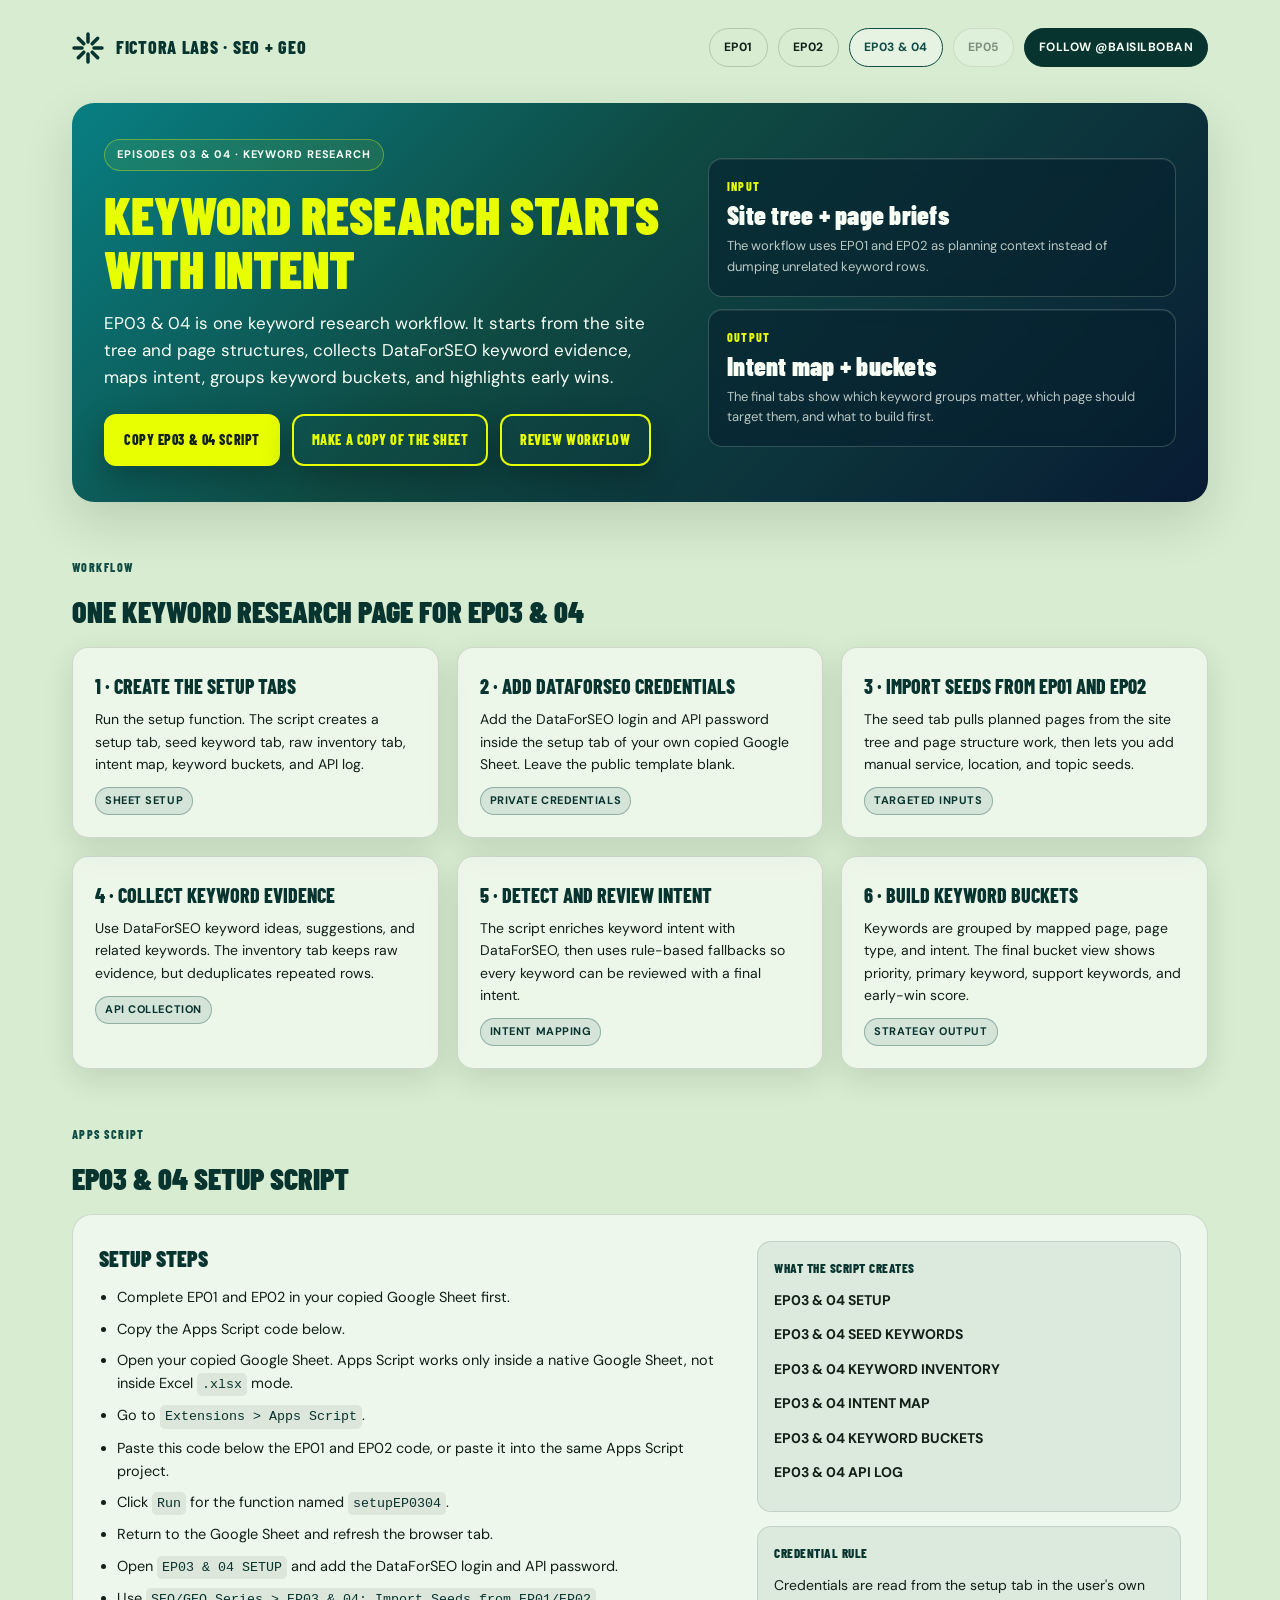
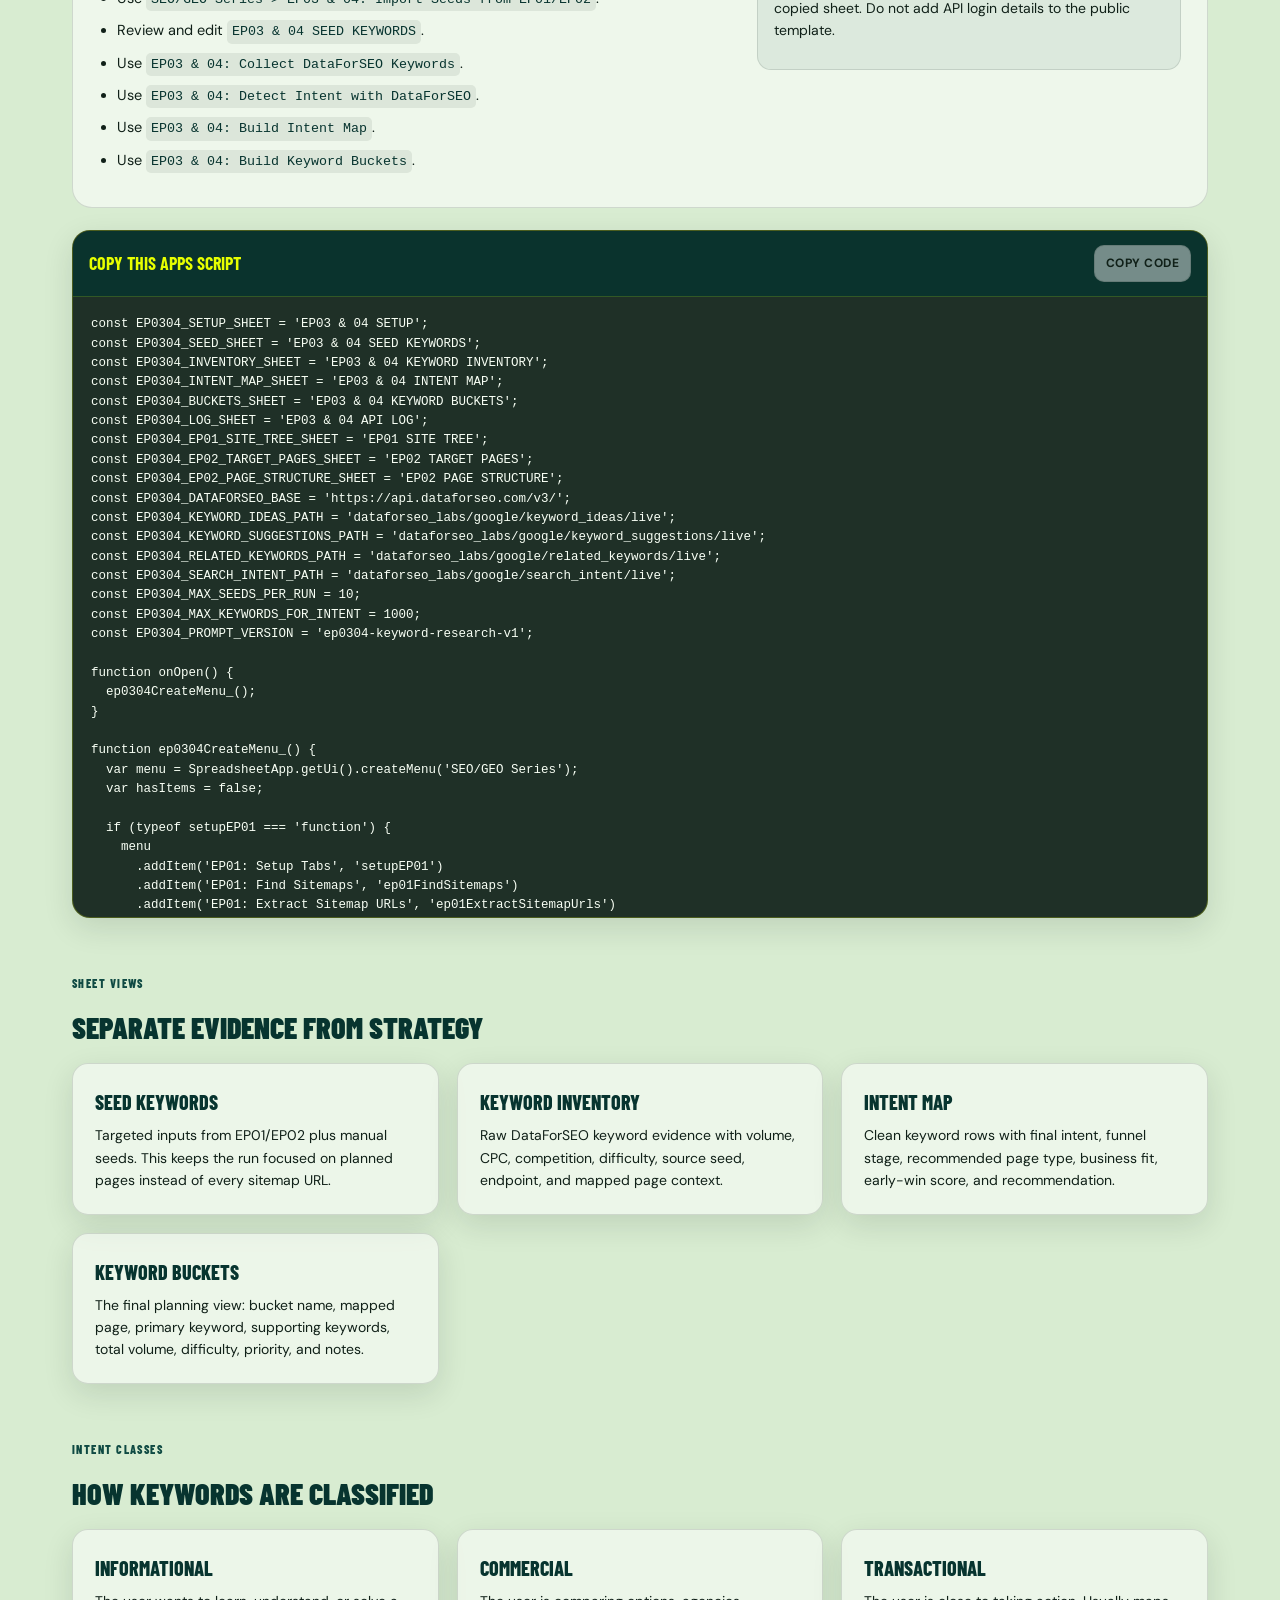
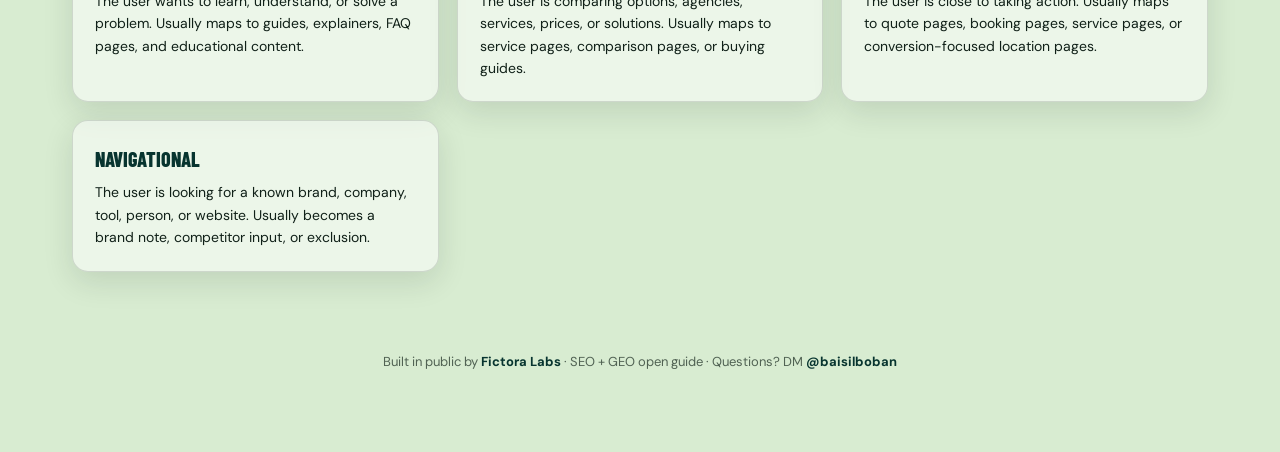
<file: site/ep03.html>
<!DOCTYPE html>
<html lang="en">
<head>
  <meta charset="UTF-8" />
  <meta name="viewport" content="width=device-width, initial-scale=1.0" />
  <title>EP03 & 04 · Keyword Research · SEO + GEO Series</title>
  <meta name="description" content="Run the single EP03 & 04 keyword research workflow: DataForSEO keyword collection, intent mapping, keyword buckets, page mapping, and early-win prioritization." />
  <link rel="preconnect" href="https://fonts.googleapis.com" />
  <link rel="preconnect" href="https://fonts.gstatic.com" crossorigin />
  <link href="https://fonts.googleapis.com/css2?family=Barlow+Condensed:wght@700;800;900&family=DM+Sans:wght@300;400;500&display=swap" rel="stylesheet" />
  <link rel="stylesheet" href="assets/css/site.css" />
</head>
<body data-ep="ep03">
<div class="page">
  <div class="wrap">

    <header class="nav">
      <a class="brand" href="index.html">
        <svg width="32" height="32" viewBox="0 0 32 32" fill="none" aria-hidden="true">
          <line x1="16" y1="2" x2="16" y2="10" stroke="currentColor" stroke-width="3.5" stroke-linecap="round"/>
          <line x1="16" y1="22" x2="16" y2="30" stroke="currentColor" stroke-width="3.5" stroke-linecap="round"/>
          <line x1="2" y1="16" x2="10" y2="16" stroke="currentColor" stroke-width="3.5" stroke-linecap="round"/>
          <line x1="22" y1="16" x2="30" y2="16" stroke="currentColor" stroke-width="3.5" stroke-linecap="round"/>
          <line x1="6.3" y1="6.3" x2="11.8" y2="11.8" stroke="currentColor" stroke-width="3.5" stroke-linecap="round"/>
          <line x1="20.2" y1="20.2" x2="25.7" y2="25.7" stroke="currentColor" stroke-width="3.5" stroke-linecap="round"/>
          <line x1="25.7" y1="6.3" x2="20.2" y2="11.8" stroke="currentColor" stroke-width="3.5" stroke-linecap="round"/>
          <line x1="11.8" y1="20.2" x2="6.3" y2="25.7" stroke="currentColor" stroke-width="3.5" stroke-linecap="round"/>
        </svg>
        Fictora Labs · SEO + GEO
      </a>
      <nav class="nav-links">
        <a class="pill" href="ep01.html">EP01</a>
        <a class="pill" href="ep02.html">EP02</a>
        <a class="pill active" href="ep03.html">EP03 & 04</a>
        <a class="pill coming" href="coming-soon.html">EP05</a>
        <a class="pill primary" href="https://instagram.com/baisilboban" target="_blank" rel="noopener">Follow @baisilboban</a>
      </nav>
    </header>

    <section class="hero">
      <div>
        <div class="badge">Episodes 03 & 04 · Keyword Research</div>
        <h1>Keyword Research Starts With Intent</h1>
        <p class="lead">EP03 & 04 is one keyword research workflow. It starts from the site tree and page structures, collects DataForSEO keyword evidence, maps intent, groups keyword buckets, and highlights early wins.</p>
        <div class="cta-row">
          <a class="btn" href="#apps-script">Copy EP03 & 04 Script</a>
          <a class="btn ghost" href="https://docs.google.com/spreadsheets/d/1RcsHgU3wlQZ2DhEgZDP2uSCR5bPCiEUZb99kvWNaaaw/copy" target="_blank" rel="noopener">Make a Copy of the Sheet</a>
          <a class="btn ghost" href="#workflow">Review Workflow</a>
        </div>
      </div>
      <div style="display:grid;gap:12px;">
        <div class="stat-card">
          <div class="stat-title">Input</div>
          <div class="stat-value">Site tree + page briefs</div>
          <p style="font-size:13px;margin-top:6px;color:var(--muted);">The workflow uses EP01 and EP02 as planning context instead of dumping unrelated keyword rows.</p>
        </div>
        <div class="stat-card">
          <div class="stat-title">Output</div>
          <div class="stat-value">Intent map + buckets</div>
          <p style="font-size:13px;margin-top:6px;color:var(--muted);">The final tabs show which keyword groups matter, which page should target them, and what to build first.</p>
        </div>
      </div>
    </section>

    <section class="section" id="workflow">
      <div class="eyebrow">Workflow</div>
      <h2 class="section-title">One keyword research page for EP03 & 04</h2>
      <div class="grid cols-2">
        <div class="card">
          <h3>1 · Create the setup tabs</h3>
          <p>Run the setup function. The script creates a setup tab, seed keyword tab, raw inventory tab, intent map, keyword buckets, and API log.</p>
          <div class="meta"><span class="tag warning">Sheet setup</span></div>
        </div>
        <div class="card">
          <h3>2 · Add DataForSEO credentials</h3>
          <p>Add the DataForSEO login and API password inside the setup tab of your own copied Google Sheet. Leave the public template blank.</p>
          <div class="meta"><span class="tag warning">Private credentials</span></div>
        </div>
        <div class="card">
          <h3>3 · Import seeds from EP01 and EP02</h3>
          <p>The seed tab pulls planned pages from the site tree and page structure work, then lets you add manual service, location, and topic seeds.</p>
          <div class="meta"><span class="tag warning">Targeted inputs</span></div>
        </div>
        <div class="card">
          <h3>4 · Collect keyword evidence</h3>
          <p>Use DataForSEO keyword ideas, suggestions, and related keywords. The inventory tab keeps raw evidence, but deduplicates repeated rows.</p>
          <div class="meta"><span class="tag warning">API collection</span></div>
        </div>
        <div class="card">
          <h3>5 · Detect and review intent</h3>
          <p>The script enriches keyword intent with DataForSEO, then uses rule-based fallbacks so every keyword can be reviewed with a final intent.</p>
          <div class="meta"><span class="tag warning">Intent mapping</span></div>
        </div>
        <div class="card">
          <h3>6 · Build keyword buckets</h3>
          <p>Keywords are grouped by mapped page, page type, and intent. The final bucket view shows priority, primary keyword, support keywords, and early-win score.</p>
          <div class="meta"><span class="tag warning">Strategy output</span></div>
        </div>
      </div>
    </section>

    <section class="section" id="apps-script">
      <div class="eyebrow">Apps Script</div>
      <h2 class="section-title">EP03 & 04 setup script</h2>
      <div class="episode">
        <div>
          <h3>Setup steps</h3>
          <ul>
            <li>Complete EP01 and EP02 in your copied Google Sheet first.</li>
            <li>Copy the Apps Script code below.</li>
            <li>Open your copied Google Sheet. Apps Script works only inside a native Google Sheet, not inside Excel <code>.xlsx</code> mode.</li>
            <li>Go to <code>Extensions &gt; Apps Script</code>.</li>
            <li>Paste this code below the EP01 and EP02 code, or paste it into the same Apps Script project.</li>
            <li>Click <code>Run</code> for the function named <code>setupEP0304</code>.</li>
            <li>Return to the Google Sheet and refresh the browser tab.</li>
            <li>Open <code>EP03 &amp; 04 SETUP</code> and add the DataForSEO login and API password.</li>
            <li>Use <code>SEO/GEO Series &gt; EP03 &amp; 04: Import Seeds from EP01/EP02</code>.</li>
            <li>Review and edit <code>EP03 &amp; 04 SEED KEYWORDS</code>.</li>
            <li>Use <code>EP03 &amp; 04: Collect DataForSEO Keywords</code>.</li>
            <li>Use <code>EP03 &amp; 04: Detect Intent with DataForSEO</code>.</li>
            <li>Use <code>EP03 &amp; 04: Build Intent Map</code>.</li>
            <li>Use <code>EP03 &amp; 04: Build Keyword Buckets</code>.</li>
          </ul>
        </div>
        <div>
          <div class="kit">
            <h4>What the script creates</h4>
            <p><strong>EP03 &amp; 04 SETUP</strong></p>
            <p><strong>EP03 &amp; 04 SEED KEYWORDS</strong></p>
            <p><strong>EP03 &amp; 04 KEYWORD INVENTORY</strong></p>
            <p><strong>EP03 &amp; 04 INTENT MAP</strong></p>
            <p><strong>EP03 &amp; 04 KEYWORD BUCKETS</strong></p>
            <p><strong>EP03 &amp; 04 API LOG</strong></p>
          </div>
          <div class="kit">
            <h4>Credential rule</h4>
            <p>Credentials are read from the setup tab in the user's own copied sheet. Do not add API login details to the public template.</p>
          </div>
        </div>
      </div>

      <div class="script-panel">
        <div class="script-panel-head">
          <h3>Copy this Apps Script</h3>
          <button class="resource-link" type="button" data-copy-code>Copy code</button>
        </div>
        <pre class="script-code"><code id="ep0304-apps-script">Loading EP03 & 04 Apps Script...</code></pre>
      </div>
    </section>

    <section class="section" id="outputs">
      <div class="eyebrow">Sheet views</div>
      <h2 class="section-title">Separate evidence from strategy</h2>
      <div class="grid cols-2">
        <div class="card">
          <h3>Seed keywords</h3>
          <p>Targeted inputs from EP01/EP02 plus manual seeds. This keeps the run focused on planned pages instead of every sitemap URL.</p>
        </div>
        <div class="card">
          <h3>Keyword inventory</h3>
          <p>Raw DataForSEO keyword evidence with volume, CPC, competition, difficulty, source seed, endpoint, and mapped page context.</p>
        </div>
        <div class="card">
          <h3>Intent map</h3>
          <p>Clean keyword rows with final intent, funnel stage, recommended page type, business fit, early-win score, and recommendation.</p>
        </div>
        <div class="card">
          <h3>Keyword buckets</h3>
          <p>The final planning view: bucket name, mapped page, primary keyword, supporting keywords, total volume, difficulty, priority, and notes.</p>
        </div>
      </div>
    </section>

    <section class="section">
      <div class="eyebrow">Intent classes</div>
      <h2 class="section-title">How keywords are classified</h2>
      <div class="grid cols-2">
        <div class="card">
          <h3>Informational</h3>
          <p>The user wants to learn, understand, or solve a problem. Usually maps to guides, explainers, FAQ pages, and educational content.</p>
        </div>
        <div class="card">
          <h3>Commercial</h3>
          <p>The user is comparing options, agencies, services, prices, or solutions. Usually maps to service pages, comparison pages, or buying guides.</p>
        </div>
        <div class="card">
          <h3>Transactional</h3>
          <p>The user is close to taking action. Usually maps to quote pages, booking pages, service pages, or conversion-focused location pages.</p>
        </div>
        <div class="card">
          <h3>Navigational</h3>
          <p>The user is looking for a known brand, company, tool, person, or website. Usually becomes a brand note, competitor input, or exclusion.</p>
        </div>
      </div>
    </section>

    <footer class="footer">
      Built in public by <a href="https://fictoralabs.ae" target="_blank" rel="noopener">Fictora Labs</a> · SEO + GEO open guide · Questions? DM <a href="https://instagram.com/baisilboban" target="_blank" rel="noopener">@baisilboban</a>
    </footer>

  </div>
</div>
<script src="assets/js/email-capture.js"></script>
<script>
  const ep0304AppsScript = String.raw`
const EP0304_SETUP_SHEET = 'EP03 & 04 SETUP';
const EP0304_SEED_SHEET = 'EP03 & 04 SEED KEYWORDS';
const EP0304_INVENTORY_SHEET = 'EP03 & 04 KEYWORD INVENTORY';
const EP0304_INTENT_MAP_SHEET = 'EP03 & 04 INTENT MAP';
const EP0304_BUCKETS_SHEET = 'EP03 & 04 KEYWORD BUCKETS';
const EP0304_LOG_SHEET = 'EP03 & 04 API LOG';
const EP0304_EP01_SITE_TREE_SHEET = 'EP01 SITE TREE';
const EP0304_EP02_TARGET_PAGES_SHEET = 'EP02 TARGET PAGES';
const EP0304_EP02_PAGE_STRUCTURE_SHEET = 'EP02 PAGE STRUCTURE';
const EP0304_DATAFORSEO_BASE = 'https://api.dataforseo.com/v3/';
const EP0304_KEYWORD_IDEAS_PATH = 'dataforseo_labs/google/keyword_ideas/live';
const EP0304_KEYWORD_SUGGESTIONS_PATH = 'dataforseo_labs/google/keyword_suggestions/live';
const EP0304_RELATED_KEYWORDS_PATH = 'dataforseo_labs/google/related_keywords/live';
const EP0304_SEARCH_INTENT_PATH = 'dataforseo_labs/google/search_intent/live';
const EP0304_MAX_SEEDS_PER_RUN = 10;
const EP0304_MAX_KEYWORDS_FOR_INTENT = 1000;
const EP0304_PROMPT_VERSION = 'ep0304-keyword-research-v1';

function onOpen() {
  ep0304CreateMenu_();
}

function ep0304CreateMenu_() {
  var menu = SpreadsheetApp.getUi().createMenu('SEO/GEO Series');
  var hasItems = false;

  if (typeof setupEP01 === 'function') {
    menu
      .addItem('EP01: Setup Tabs', 'setupEP01')
      .addItem('EP01: Find Sitemaps', 'ep01FindSitemaps')
      .addItem('EP01: Extract Sitemap URLs', 'ep01ExtractSitemapUrls')
      .addItem('EP01: Set AI API Key', 'ep01SetAiApiKey')
      .addItem('EP01: Analyze Site Structure with AI', 'ep01AnalyzeSiteStructureWithAi');
    hasItems = true;
  }

  if (typeof ep01RefreshAiSampleView === 'function') {
    menu.addItem('EP01: Refresh AI Sample View', 'ep01RefreshAiSampleView');
    hasItems = true;
  }

  if (typeof ep01BuildSiteTreeFromMatrix === 'function') {
    menu.addItem('EP01: Build Site Tree from Matrix', 'ep01BuildSiteTreeFromMatrix');
    hasItems = true;
  }

  if (typeof setupEP02 === 'function') {
    if (hasItems) menu.addSeparator();
    menu
      .addItem('EP02: Setup Tabs', 'setupEP02')
      .addItem('EP02: Import Target Pages from EP01 Tree', 'ep02ImportTargetPagesFromEp01Tree')
      .addItem('EP02: Build Competitor Content List', 'ep02BuildCompetitorContentList')
      .addItem('EP02: Scrape Competitor Content', 'ep02ScrapeCompetitorContent')
      .addItem('EP02: Set AI API Key', 'ep02SetAiApiKey')
      .addItem('EP02: Generate Page Structure with AI', 'ep02GeneratePageStructureWithAi');
    hasItems = true;
  }

  if (hasItems) menu.addSeparator();

  menu
    .addItem('EP03 & 04: Setup Tabs', 'setupEP0304')
    .addItem('EP03 & 04: Import Seeds from EP01/EP02', 'ep0304ImportSeedsFromEp01Ep02')
    .addItem('EP03 & 04: Collect DataForSEO Keywords', 'ep0304CollectKeywordData')
    .addItem('EP03 & 04: Detect Intent with DataForSEO', 'ep0304DetectIntentWithDataForSeo')
    .addItem('EP03 & 04: Build Intent Map', 'ep0304BuildIntentMap')
    .addItem('EP03 & 04: Build Keyword Buckets', 'ep0304BuildKeywordBuckets')
    .addToUi();
}

function setupEP0304() {
  var sheets = ep0304EnsureSheets_();
  ep0304PrepareSetupSheet_(sheets.setup);
  ep0304PrepareSeedSheet_(sheets.seed);
  ep0304PrepareInventorySheet_(sheets.inventory);
  ep0304PrepareIntentMapSheet_(sheets.intent);
  ep0304PrepareBucketsSheet_(sheets.buckets);
  ep0304PrepareLogSheet_(sheets.log);
  ep0304CreateMenu_();
  SpreadsheetApp.getUi().alert('EP03 & 04 tabs are ready. Add DataForSEO Login and API Password in EP03 & 04 SETUP, then import seeds from EP01/EP02.');
}

function ep0304EnsureSheets_() {
  var ss = SpreadsheetApp.getActiveSpreadsheet();
  return {
    setup: ss.getSheetByName(EP0304_SETUP_SHEET) || ss.insertSheet(EP0304_SETUP_SHEET),
    seed: ss.getSheetByName(EP0304_SEED_SHEET) || ss.insertSheet(EP0304_SEED_SHEET),
    inventory: ss.getSheetByName(EP0304_INVENTORY_SHEET) || ss.insertSheet(EP0304_INVENTORY_SHEET),
    intent: ss.getSheetByName(EP0304_INTENT_MAP_SHEET) || ss.insertSheet(EP0304_INTENT_MAP_SHEET),
    buckets: ss.getSheetByName(EP0304_BUCKETS_SHEET) || ss.insertSheet(EP0304_BUCKETS_SHEET),
    log: ss.getSheetByName(EP0304_LOG_SHEET) || ss.insertSheet(EP0304_LOG_SHEET)
  };
}

function ep0304PrepareSetupSheet_(sheet) {
  if (sheet.getFilter()) sheet.getFilter().remove();
  sheet.clearContents().clearDataValidations();
  sheet.getRange('A1:C1').breakApart().merge().setValue('EP03 & 04 SETUP');
  sheet.getRange('A2:C2').breakApart().merge().setValue('Add DataForSEO credentials only inside your own copied sheet. Leave the public template credentials blank.');
  sheet.getRange('A4:C4').setValues([['Setting', 'Value', 'Notes']]);
  sheet.getRange('A5:C23').setValues([
    ['DataForSEO Login', '', 'Private API login from DataForSEO. Required before API calls.'],
    ['DataForSEO API Password', '', 'Private API password from DataForSEO. Required before API calls.'],
    ['Location Name', 'United States', 'Used when Location Code is blank. Example: United States, United Arab Emirates, Saudi Arabia.'],
    ['Location Code', 2840, 'Optional numeric DataForSEO location code. 2840 is United States.'],
    ['Language Name', 'English', 'Used when Language Code is blank.'],
    ['Language Code', 'en', 'DataForSEO language code.'],
    ['Max Seeds Per Run', EP0304_MAX_SEEDS_PER_RUN, 'Keeps each API run controlled and cheaper.'],
    ['Max Results Per Seed', 100, 'Keyword ideas, suggestions, and related keyword result limit per seed.'],
    ['Related Keyword Depth', 1, 'Use 1 for a focused run. Higher depth can create much more data.'],
    ['Include Keyword Ideas', true, 'Collect relevant keyword ideas from DataForSEO Labs.'],
    ['Include Keyword Suggestions', true, 'Collect suggestion keywords containing the seed term.'],
    ['Include Related Keywords', true, 'Collect SERP-related keywords.'],
    ['Minimum Search Volume', 10, 'Used for default Include? flags and early-win filtering.'],
    ['Expected CTR', 0.35, 'Optional planning assumption for traffic estimates.'],
    ['Expected Conversion Rate', 0.02, 'Optional planning assumption for lead estimates.'],
    ['Brand / Company Name', '', 'Used to identify navigational or brand terms.'],
    ['Business Notes', '', 'Services, locations, exclusions, ICP, or positioning notes.'],
    ['Target Market Notes', '', 'Any country, city, language, or audience notes.'],
    ['Prompt Version', EP0304_PROMPT_VERSION, 'Internal script version marker.']
  ]);
  sheet.getRange('B14:B16').insertCheckboxes();
  ep0304StyleSheet_(sheet, 3);
  sheet.setColumnWidth(1, 230);
  sheet.setColumnWidth(2, 260);
  sheet.setColumnWidth(3, 520);
  sheet.getRange('A2:C2').setBackground('#F6F0D4').setFontWeight('bold');
}

function ep0304PrepareSeedSheet_(sheet) {
  if (sheet.getFilter()) sheet.getFilter().remove();
  sheet.clearContents().clearDataValidations();
  sheet.getRange('A1:N1').breakApart().merge().setValue('EP03 & 04 SEED KEYWORDS');
  sheet.getRange('A2:N2').breakApart().merge().setValue('Targeted seeds from EP01/EP02 plus manual seed keywords. This tab controls what DataForSEO collects.');
  sheet.getRange('A4:N4').setValues([[
    'Collect?',
    'Seed Keyword',
    'Seed Type',
    'Source Episode',
    'Mapped Page',
    'Mapped Path',
    'Intent Hint',
    'Page Type Hint',
    'Business Fit (1-5)',
    'Notes',
    'Ideas?',
    'Suggestions?',
    'Related?',
    'Status'
  ]]);
  ep0304StyleSheet_(sheet, 14);
  sheet.setColumnWidth(1, 90);
  sheet.setColumnWidth(2, 230);
  sheet.setColumnWidth(3, 160);
  sheet.setColumnWidth(5, 230);
  sheet.setColumnWidth(6, 220);
  sheet.setColumnWidth(7, 180);
  sheet.setColumnWidth(8, 220);
  sheet.setColumnWidth(10, 320);
  sheet.setColumnWidth(14, 220);
  sheet.getRange(5, 1, Math.max(sheet.getMaxRows() - 4, 1), 1).insertCheckboxes();
  sheet.getRange(5, 11, Math.max(sheet.getMaxRows() - 4, 1), 3).insertCheckboxes();
}

function ep0304PrepareInventorySheet_(sheet) {
  if (sheet.getFilter()) sheet.getFilter().remove();
  sheet.clearContents().clearDataValidations();
  sheet.getRange('A1:T1').breakApart().merge().setValue('EP03 & 04 KEYWORD INVENTORY');
  sheet.getRange('A2:T2').breakApart().merge().setValue('Raw DataForSEO keyword evidence. This is the evidence archive, not the final strategy view.');
  sheet.getRange('A4:T4').setValues([[
    'Keyword',
    'Normalized Keyword',
    'Source Seed',
    'Source Endpoint',
    'Location',
    'Language',
    'Search Volume',
    'CPC',
    'Competition',
    'Competition Level',
    'Keyword Difficulty',
    'DataForSEO Intent',
    'Intent Confidence',
    'Monthly Searches',
    'Categories',
    'Mapped Page',
    'Mapped Path',
    'Include?',
    'Collected At',
    'Notes'
  ]]);
  ep0304StyleSheet_(sheet, 20);
  sheet.setColumnWidth(1, 260);
  sheet.setColumnWidth(3, 220);
  sheet.setColumnWidth(4, 180);
  sheet.setColumnWidth(14, 300);
  sheet.setColumnWidth(15, 260);
  sheet.setColumnWidth(16, 220);
  sheet.setColumnWidth(17, 220);
  sheet.setColumnWidth(20, 320);
  sheet.getRange(5, 18, Math.max(sheet.getMaxRows() - 4, 1), 1).insertCheckboxes();
}

function ep0304PrepareIntentMapSheet_(sheet) {
  if (sheet.getFilter()) sheet.getFilter().remove();
  sheet.clearContents().clearDataValidations();
  sheet.getRange('A1:S1').breakApart().merge().setValue('EP03 & 04 INTENT MAP');
  sheet.getRange('A2:S2').breakApart().merge().setValue('Clean keyword rows with final intent, funnel stage, recommended page type, mapped page, business fit, and early-win score.');
  sheet.getRange('A4:S4').setValues([[
    'Include?',
    'Keyword',
    'Search Volume',
    'Keyword Difficulty',
    'CPC',
    'Competition',
    'DataForSEO Intent',
    'Final Intent',
    'Intent Confidence',
    'Funnel Stage',
    'Recommended Page Type',
    'Mapped Page',
    'Mapped Path',
    'Business Fit',
    'Early Win Score',
    'Recommendation',
    'Reasoning',
    'Source Seeds',
    'Notes'
  ]]);
  ep0304StyleSheet_(sheet, 19);
  sheet.setColumnWidth(1, 90);
  sheet.setColumnWidth(2, 280);
  sheet.setColumnWidth(11, 220);
  sheet.setColumnWidth(12, 220);
  sheet.setColumnWidth(13, 220);
  sheet.setColumnWidth(17, 420);
  sheet.setColumnWidth(18, 280);
  sheet.getRange(5, 1, Math.max(sheet.getMaxRows() - 4, 1), 1).insertCheckboxes();
}

function ep0304PrepareBucketsSheet_(sheet) {
  if (sheet.getFilter()) sheet.getFilter().remove();
  sheet.clearContents();
  sheet.getRange('A1:O1').breakApart().merge().setValue('EP03 & 04 KEYWORD BUCKETS');
  sheet.getRange('A2:O2').breakApart().merge().setValue('Final planning view. One bucket should usually become one page, one page section, or one content asset.');
  sheet.getRange('A4:O4').setValues([[
    'Priority',
    'Bucket Name',
    'Mapped Page',
    'Mapped Path',
    'Content Type',
    'Dominant Intent',
    'Primary Keyword',
    'Supporting Keywords',
    'Total Volume',
    'Avg Difficulty',
    'Keyword Count',
    'Business Fit',
    'Early Win Score',
    'Recommendation',
    'Notes'
  ]]);
  ep0304StyleSheet_(sheet, 15);
  sheet.setColumnWidth(2, 260);
  sheet.setColumnWidth(3, 230);
  sheet.setColumnWidth(4, 220);
  sheet.setColumnWidth(7, 260);
  sheet.setColumnWidth(8, 520);
  sheet.setColumnWidth(15, 360);
}

function ep0304PrepareLogSheet_(sheet) {
  if (sheet.getFilter()) sheet.getFilter().remove();
  sheet.clearContents();
  sheet.getRange('A1:H1').breakApart().merge().setValue('EP03 & 04 API LOG');
  sheet.getRange('A2:H2').breakApart().merge().setValue('API calls, collection status, and raw response snippets for debugging.');
  sheet.getRange('A4:H4').setValues([[
    'Timestamp',
    'Action',
    'Status',
    'Endpoint',
    'Seed / Batch',
    'Keywords Returned',
    'Notes',
    'Raw Response'
  ]]);
  ep0304StyleSheet_(sheet, 8);
  sheet.setColumnWidth(1, 180);
  sheet.setColumnWidth(2, 220);
  sheet.setColumnWidth(5, 260);
  sheet.setColumnWidth(7, 360);
  sheet.setColumnWidth(8, 520);
}

function ep0304ImportSeedsFromEp01Ep02() {
  var ss = SpreadsheetApp.getActiveSpreadsheet();
  var sheets = ep0304EnsureSheets_();
  if (sheets.seed.getLastRow() < 4) ep0304PrepareSeedSheet_(sheets.seed);

  var existing = ep0304ReadSeedRows_();
  var existingByKey = {};
  existing.forEach(function(seed) {
    existingByKey[ep0304SeedKey_(seed.seedKeyword, seed.mappedPath)] = seed;
  });

  var candidates = [];
  ep0304CollectSeedsFromEp02Targets_(ss, candidates);
  ep0304CollectSeedsFromEp02Structure_(ss, candidates);
  ep0304CollectSeedsFromEp01Tree_(ss, candidates);

  var merged = {};
  existing.forEach(function(seed) {
    if (seed.seedKeyword) merged[ep0304SeedKey_(seed.seedKeyword, seed.mappedPath)] = seed;
  });

  candidates.forEach(function(candidate) {
    var key = ep0304SeedKey_(candidate.seedKeyword, candidate.mappedPath);
    if (!key || merged[key]) return;
    var old = existingByKey[key] || {};
    merged[key] = {
      collect: old.collect !== false,
      seedKeyword: candidate.seedKeyword,
      seedType: candidate.seedType,
      sourceEpisode: candidate.sourceEpisode,
      mappedPage: candidate.mappedPage,
      mappedPath: candidate.mappedPath,
      intentHint: candidate.intentHint || old.intentHint || '',
      pageTypeHint: candidate.pageTypeHint || old.pageTypeHint || '',
      businessFit: old.businessFit || candidate.businessFit || 4,
      notes: candidate.notes || old.notes || '',
      ideas: old.ideas !== false,
      suggestions: old.suggestions !== false,
      related: old.related !== false,
      status: 'Imported'
    };
  });

  var rows = Object.keys(merged).map(function(key) { return merged[key]; });
  rows.sort(function(a, b) {
    return String(a.mappedPath || '').localeCompare(String(b.mappedPath || '')) ||
      String(a.seedKeyword || '').localeCompare(String(b.seedKeyword || ''));
  });

  ep0304WriteSeedRows_(sheets.seed, rows);
  SpreadsheetApp.getUi().alert('Imported ' + candidates.length + ' seed candidates and wrote ' + rows.length + ' unique seed rows. Review EP03 & 04 SEED KEYWORDS before collecting data.');
}

function ep0304CollectKeywordData() {
  var sheets = ep0304EnsureSheets_();
  var settings = ep0304ReadSettings_();
  ep0304RequireDataForSeoCredentials_(settings);

  var seeds = ep0304ReadSeedRows_().filter(function(seed) {
    return seed.collect !== false && seed.seedKeyword;
  }).slice(0, settings.maxSeedsPerRun || EP0304_MAX_SEEDS_PER_RUN);

  if (!seeds.length) {
    SpreadsheetApp.getUi().alert('No checked seed keywords found. Review EP03 & 04 SEED KEYWORDS and make sure Collect? is checked.');
    return;
  }

  var inventoryByKey = ep0304ReadInventoryMap_();
  var collectedAt = new Date();
  var totalItems = 0;

  seeds.forEach(function(seed) {
    var endpoints = ep0304EndpointsForSeed_(settings, seed);
    if (!endpoints.length) {
      ep0304UpdateSeedStatus_(sheets.seed, seed.rowIndex, 'Skipped: no endpoints checked');
      return;
    }

    endpoints.forEach(function(endpoint) {
      try {
        var task = ep0304BuildKeywordTask_(settings, seed, endpoint);
        var response = ep0304CallDataForSeo_(settings, endpoint.path, [task]);
        var items = ep0304ExtractItemsFromResponse_(response.json);
        var added = 0;

        items.forEach(function(item) {
          var keyword = ep0304ItemKeyword_(item);
          if (!keyword) return;
          var metrics = ep0304ExtractMetrics_(item);
          var normalized = ep0304NormalizeKeyword_(keyword);
          var key = ep0304InventoryKey_(normalized, seed.mappedPath);
          var row = {
            keyword: keyword,
            normalized: normalized,
            sourceSeed: seed.seedKeyword,
            sourceEndpoint: endpoint.label,
            location: settings.locationLabel,
            language: settings.languageLabel,
            searchVolume: ep0304Number_(metrics.searchVolume),
            cpc: ep0304Number_(metrics.cpc),
            competition: ep0304Number_(metrics.competition),
            competitionLevel: metrics.competitionLevel || '',
            difficulty: ep0304Number_(metrics.difficulty),
            dataIntent: metrics.intent || '',
            intentConfidence: ep0304Number_(metrics.intentConfidence),
            monthlySearches: metrics.monthlySearches || '',
            categories: metrics.categories || '',
            mappedPage: seed.mappedPage || '',
            mappedPath: seed.mappedPath || '',
            include: ep0304Number_(metrics.searchVolume) >= settings.minimumSearchVolume,
            collectedAt: collectedAt,
            notes: metrics.notes || ''
          };
          ep0304MergeInventoryRow_(inventoryByKey, key, row);
          added++;
        });

        totalItems += added;
        ep0304WriteLog_(sheets.log, 'Collect keywords', 'OK', endpoint.path, seed.seedKeyword, added, 'HTTP ' + response.status, response.text);
      } catch (error) {
        ep0304WriteLog_(sheets.log, 'Collect keywords', 'ERROR', endpoint.path, seed.seedKeyword, 0, String(error), '');
      }
    });

    ep0304UpdateSeedStatus_(sheets.seed, seed.rowIndex, 'Collected ' + ep0304FormatDate_(collectedAt));
  });

  ep0304WriteInventoryRows_(sheets.inventory, ep0304InventoryMapToRows_(inventoryByKey));
  SpreadsheetApp.getUi().alert('DataForSEO collection finished. Added or updated ' + totalItems + ' keyword evidence rows. Next: Detect Intent with DataForSEO.');
}

function ep0304DetectIntentWithDataForSeo() {
  var sheets = ep0304EnsureSheets_();
  var settings = ep0304ReadSettings_();
  ep0304RequireDataForSeoCredentials_(settings);

  var rows = ep0304ReadInventoryRows_();
  var keywords = ep0304Unique_(rows.filter(function(row) {
    return row.include !== false && row.keyword;
  }).map(function(row) {
    return row.keyword;
  })).slice(0, EP0304_MAX_KEYWORDS_FOR_INTENT);

  if (!keywords.length) {
    SpreadsheetApp.getUi().alert('No included keywords found in EP03 & 04 KEYWORD INVENTORY.');
    return;
  }

  var task = ep0304BuildIntentTask_(settings, keywords);
  var response = ep0304CallDataForSeo_(settings, EP0304_SEARCH_INTENT_PATH, [task]);
  var items = ep0304ExtractItemsFromResponse_(response.json);
  var intentByKeyword = {};

  items.forEach(function(item) {
    var keyword = ep0304ItemKeyword_(item);
    if (!keyword) return;
    var info = ep0304ParseIntentInfo_(item);
    intentByKeyword[ep0304NormalizeKeyword_(keyword)] = info;
  });

  var updated = 0;
  rows.forEach(function(row) {
    var info = intentByKeyword[ep0304NormalizeKeyword_(row.keyword)];
    if (!info || !info.intent) return;
    row.dataIntent = info.intent;
    row.intentConfidence = info.confidence;
    updated++;
  });

  ep0304WriteInventoryRows_(sheets.inventory, rows);
  ep0304WriteLog_(sheets.log, 'Detect intent', 'OK', EP0304_SEARCH_INTENT_PATH, keywords.length + ' keywords', updated, 'HTTP ' + response.status, response.text);
  SpreadsheetApp.getUi().alert('Intent detection finished. Updated ' + updated + ' inventory rows. Next: Build Intent Map.');
}

function ep0304BuildIntentMap() {
  var sheets = ep0304EnsureSheets_();
  var settings = ep0304ReadSettings_();
  var seedFit = ep0304BuildSeedFitMap_();
  var inventoryRows = ep0304ReadInventoryRows_().filter(function(row) {
    return row.include !== false && row.keyword;
  });

  var mappedRows = inventoryRows.map(function(row) {
    var dataIntent = ep0304NormalizeIntent_(row.dataIntent);
    var inferredIntent = ep0304InferIntent_(row.keyword, row.mappedPage, row.mappedPath, settings);
    var finalIntent = dataIntent || inferredIntent.intent;
    var confidence = row.intentConfidence || (dataIntent ? 0.75 : inferredIntent.confidence);
    var funnelStage = ep0304FunnelStage_(finalIntent);
    var recommendedPageType = ep0304RecommendedPageType_(finalIntent, row.mappedPage, row.mappedPath);
    var businessFit = ep0304BusinessFit_(row, finalIntent, seedFit);
    var earlyWinScore = ep0304EarlyWinScore_(row, finalIntent, businessFit);
    var recommendation = ep0304Recommendation_(row, finalIntent, businessFit, earlyWinScore, settings.minimumSearchVolume);
    var reasoning = ep0304IntentReasoning_(row, dataIntent, inferredIntent, recommendedPageType, businessFit, earlyWinScore);

    return {
      include: recommendation !== 'Exclude',
      keyword: row.keyword,
      searchVolume: row.searchVolume,
      difficulty: row.difficulty,
      cpc: row.cpc,
      competition: row.competition,
      dataIntent: dataIntent || row.dataIntent || '',
      finalIntent: finalIntent,
      confidence: confidence,
      funnelStage: funnelStage,
      recommendedPageType: recommendedPageType,
      mappedPage: row.mappedPage,
      mappedPath: row.mappedPath,
      businessFit: businessFit,
      earlyWinScore: earlyWinScore,
      recommendation: recommendation,
      reasoning: reasoning,
      sourceSeeds: row.sourceSeed,
      notes: row.notes || ''
    };
  });

  mappedRows.sort(function(a, b) {
    return ep0304Number_(b.earlyWinScore) - ep0304Number_(a.earlyWinScore) ||
      ep0304Number_(b.searchVolume) - ep0304Number_(a.searchVolume);
  });

  ep0304WriteIntentRows_(sheets.intent, mappedRows);
  SpreadsheetApp.getUi().alert('Intent map built with ' + mappedRows.length + ' keyword rows. Next: Build Keyword Buckets.');
}

function ep0304BuildKeywordBuckets() {
  var sheets = ep0304EnsureSheets_();
  var rows = ep0304ReadIntentRows_().filter(function(row) {
    return row.include !== false && row.keyword && row.recommendation !== 'Exclude';
  });

  if (!rows.length) {
    SpreadsheetApp.getUi().alert('No included rows found in EP03 & 04 INTENT MAP.');
    return;
  }

  var buckets = {};
  rows.forEach(function(row) {
    var key = ep0304BucketKey_(row);
    if (!buckets[key]) {
      buckets[key] = {
        rows: [],
        mappedPage: row.mappedPage || '',
        mappedPath: row.mappedPath || '',
        contentType: row.recommendedPageType || 'Review',
        intent: row.finalIntent || 'Review'
      };
    }
    buckets[key].rows.push(row);
  });

  var bucketRows = Object.keys(buckets).map(function(key) {
    return ep0304BuildBucketRow_(buckets[key]);
  });

  bucketRows.sort(function(a, b) {
    return ep0304Number_(b.earlyWinScore) - ep0304Number_(a.earlyWinScore) ||
      ep0304Number_(b.totalVolume) - ep0304Number_(a.totalVolume);
  });

  ep0304WriteBucketRows_(sheets.buckets, bucketRows);
  SpreadsheetApp.getUi().alert('Keyword buckets built with ' + bucketRows.length + ' strategy rows.');
}

function ep0304CollectSeedsFromEp02Targets_(ss, candidates) {
  var sheet = ss.getSheetByName(EP0304_EP02_TARGET_PAGES_SHEET);
  if (!sheet || sheet.getLastRow() < 5) return;
  var rows = sheet.getRange(5, 1, sheet.getLastRow() - 4, 15).getValues();
  rows.forEach(function(row) {
    var build = ep0304Bool_(row[0]);
    var page = String(row[1] || '').trim();
    if (!build || !page) return;
    var primaryKeyword = String(row[7] || '').trim();
    var seed = primaryKeyword || page;
    candidates.push({
      seedKeyword: seed,
      seedType: primaryKeyword ? 'Primary Keyword' : 'Page Topic',
      sourceEpisode: 'EP02 TARGET PAGES',
      mappedPage: page,
      mappedPath: String(row[2] || '').trim(),
      intentHint: '',
      pageTypeHint: String(row[4] || '').trim(),
      businessFit: ep0304RecommendationFit_(row[5]),
      notes: ep0304CompactText_([row[9], row[10], row[11], row[12], row[14]].join(' | '), 500)
    });
  });
}

function ep0304CollectSeedsFromEp02Structure_(ss, candidates) {
  var sheet = ss.getSheetByName(EP0304_EP02_PAGE_STRUCTURE_SHEET);
  if (!sheet || sheet.getLastRow() < 5) return;
  var rows = sheet.getRange(5, 1, sheet.getLastRow() - 4, 7).getValues();
  var seen = {};
  rows.forEach(function(row) {
    var page = String(row[0] || '').trim();
    var path = String(row[1] || '').trim();
    if (!page || seen[page + '|' + path]) return;
    seen[page + '|' + path] = true;
    candidates.push({
      seedKeyword: page,
      seedType: 'Structured Page Topic',
      sourceEpisode: 'EP02 PAGE STRUCTURE',
      mappedPage: page,
      mappedPath: path,
      intentHint: '',
      pageTypeHint: String(row[2] || '').trim(),
      businessFit: 4,
      notes: 'Imported from EP02 page structure.'
    });
  });
}

function ep0304CollectSeedsFromEp01Tree_(ss, candidates) {
  var sheet = ss.getSheetByName(EP0304_EP01_SITE_TREE_SHEET);
  if (!sheet || sheet.getLastRow() < 5) return;
  var rows = sheet.getRange(5, 1, sheet.getLastRow() - 4, 10).getValues();
  rows.forEach(function(row) {
    var page = String(row[2] || '').trim();
    var recommendation = String(row[6] || '').trim();
    if (!page || ['Include', 'Review'].indexOf(recommendation) === -1) return;
    candidates.push({
      seedKeyword: page,
      seedType: 'Site Tree Page',
      sourceEpisode: 'EP01 SITE TREE',
      mappedPage: page,
      mappedPath: String(row[3] || '').trim(),
      intentHint: '',
      pageTypeHint: String(row[5] || '').trim(),
      businessFit: ep0304RecommendationFit_(recommendation),
      notes: String(row[8] || row[9] || '').trim()
    });
  });
}

function ep0304EndpointsForSeed_(settings, seed) {
  var endpoints = [];
  if (settings.includeIdeas && seed.ideas !== false) {
    endpoints.push({ label: 'Keyword Ideas', path: EP0304_KEYWORD_IDEAS_PATH });
  }
  if (settings.includeSuggestions && seed.suggestions !== false) {
    endpoints.push({ label: 'Keyword Suggestions', path: EP0304_KEYWORD_SUGGESTIONS_PATH });
  }
  if (settings.includeRelated && seed.related !== false) {
    endpoints.push({ label: 'Related Keywords', path: EP0304_RELATED_KEYWORDS_PATH });
  }
  return endpoints;
}

function ep0304BuildKeywordTask_(settings, seed, endpoint) {
  var task = ep0304MarketTask_(settings);
  task.limit = settings.maxResultsPerSeed || 100;

  if (endpoint.path === EP0304_KEYWORD_IDEAS_PATH) {
    task.keywords = [seed.seedKeyword];
    task.include_seed_keyword = true;
  } else {
    task.keyword = seed.seedKeyword;
  }

  if (endpoint.path === EP0304_RELATED_KEYWORDS_PATH) {
    task.depth = settings.relatedKeywordDepth || 1;
  }

  return task;
}

function ep0304BuildIntentTask_(settings, keywords) {
  var task = ep0304MarketTask_(settings);
  task.keywords = keywords;
  return task;
}

function ep0304MarketTask_(settings) {
  var task = {};
  if (settings.locationCode) {
    task.location_code = settings.locationCode;
  } else if (settings.locationName) {
    task.location_name = settings.locationName;
  }

  if (settings.languageCode) {
    task.language_code = settings.languageCode;
  } else if (settings.languageName) {
    task.language_name = settings.languageName;
  }

  return task;
}

function ep0304CallDataForSeo_(settings, path, tasks) {
  var url = EP0304_DATAFORSEO_BASE + path;
  var response = UrlFetchApp.fetch(url, {
    method: 'post',
    contentType: 'application/json',
    muteHttpExceptions: true,
    headers: {
      Authorization: 'Basic ' + Utilities.base64Encode(settings.login + ':' + settings.password)
    },
    payload: JSON.stringify(tasks)
  });

  var status = response.getResponseCode();
  var text = response.getContentText();
  var json = {};
  try {
    json = JSON.parse(text);
  } catch (error) {
    throw new Error('DataForSEO returned non-JSON response. HTTP ' + status + ': ' + text.slice(0, 500));
  }

  if (status < 200 || status > 299) {
    throw new Error('DataForSEO HTTP ' + status + ': ' + text.slice(0, 800));
  }

  if (json.status_code && Number(json.status_code) >= 30000) {
    throw new Error('DataForSEO status ' + json.status_code + ': ' + (json.status_message || text.slice(0, 800)));
  }

  return { status: status, text: text, json: json };
}

function ep0304ExtractItemsFromResponse_(json) {
  var items = [];
  var tasks = Array.isArray(json.tasks) ? json.tasks : [];
  tasks.forEach(function(task) {
    var results = Array.isArray(task.result) ? task.result : [];
    results.forEach(function(result) {
      if (Array.isArray(result.items)) {
        items = items.concat(result.items);
      } else if (Array.isArray(result.keyword_data)) {
        items = items.concat(result.keyword_data);
      } else if (result.keyword || result.keyword_data) {
        items.push(result);
      }
    });
  });
  return items;
}

function ep0304ItemKeyword_(item) {
  if (!item) return '';
  if (item.keyword) return String(item.keyword).trim();
  if (item.keyword_data && item.keyword_data.keyword) return String(item.keyword_data.keyword).trim();
  if (item.related_keyword) return String(item.related_keyword).trim();
  if (item.seed_keyword) return String(item.seed_keyword).trim();
  return '';
}

function ep0304ExtractMetrics_(item) {
  var keywordData = item.keyword_data || {};
  var info = item.keyword_info || keywordData.keyword_info || {};
  var props = item.keyword_properties || keywordData.keyword_properties || {};
  var intentInfo = ep0304ParseIntentInfo_(item);
  var monthlySearches = info.monthly_searches || keywordData.monthly_searches || item.monthly_searches || [];
  var categories = item.categories || keywordData.categories || props.categories || [];
  return {
    searchVolume: info.search_volume || item.search_volume || keywordData.search_volume || 0,
    cpc: info.cpc || item.cpc || 0,
    competition: info.competition || item.competition || 0,
    competitionLevel: info.competition_level || item.competition_level || '',
    difficulty: item.keyword_difficulty || keywordData.keyword_difficulty || props.keyword_difficulty || props.difficulty || 0,
    intent: intentInfo.intent,
    intentConfidence: intentInfo.confidence,
    monthlySearches: ep0304JsonOrText_(monthlySearches),
    categories: ep0304JsonOrText_(categories),
    notes: ''
  };
}

function ep0304ParseIntentInfo_(item) {
  var keywordData = item.keyword_data || {};
  var info = item.search_intent_info || keywordData.search_intent_info || item.intent_info || keywordData.intent_info || {};
  var intent = info.main_intent || info.intent || item.intent || keywordData.intent || '';
  var confidence = info.intent_probability || info.probability || info.confidence || item.intent_probability || 0;

  if (!intent && info.foreign_intent) intent = info.foreign_intent;
  if (!confidence && info.main_intent_probability) confidence = info.main_intent_probability;

  return {
    intent: ep0304NormalizeIntent_(intent),
    confidence: ep0304Number_(confidence)
  };
}

function ep0304ReadSettings_() {
  var sheet = SpreadsheetApp.getActiveSpreadsheet().getSheetByName(EP0304_SETUP_SHEET);
  if (!sheet) throw new Error('Missing EP03 & 04 SETUP. Run setupEP0304 first.');
  var lastRow = Math.max(sheet.getLastRow(), 5);
  var rows = sheet.getRange(5, 1, lastRow - 4, 2).getValues();
  var values = {};
  rows.forEach(function(row) {
    var key = String(row[0] || '').trim();
    if (key) values[key] = row[1];
  });

  var locationCode = ep0304Number_(values['Location Code']);
  var languageCode = String(values['Language Code'] || '').trim();
  var locationName = String(values['Location Name'] || '').trim();
  var languageName = String(values['Language Name'] || '').trim();

  return {
    login: String(values['DataForSEO Login'] || '').trim(),
    password: String(values['DataForSEO API Password'] || '').trim(),
    locationName: locationName,
    locationCode: locationCode,
    languageName: languageName,
    languageCode: languageCode,
    locationLabel: locationName || String(locationCode || ''),
    languageLabel: languageName || languageCode,
    maxSeedsPerRun: ep0304Clamp_(ep0304Number_(values['Max Seeds Per Run']) || EP0304_MAX_SEEDS_PER_RUN, 1, 50),
    maxResultsPerSeed: ep0304Clamp_(ep0304Number_(values['Max Results Per Seed']) || 100, 10, 700),
    relatedKeywordDepth: ep0304Clamp_(ep0304Number_(values['Related Keyword Depth']) || 1, 1, 4),
    includeIdeas: ep0304Bool_(values['Include Keyword Ideas']),
    includeSuggestions: ep0304Bool_(values['Include Keyword Suggestions']),
    includeRelated: ep0304Bool_(values['Include Related Keywords']),
    minimumSearchVolume: ep0304Number_(values['Minimum Search Volume']) || 0,
    expectedCtr: ep0304Number_(values['Expected CTR']) || 0,
    expectedConversionRate: ep0304Number_(values['Expected Conversion Rate']) || 0,
    brandName: String(values['Brand / Company Name'] || '').trim(),
    businessNotes: String(values['Business Notes'] || '').trim(),
    targetMarketNotes: String(values['Target Market Notes'] || '').trim()
  };
}

function ep0304RequireDataForSeoCredentials_(settings) {
  if (!settings.login || !settings.password) {
    throw new Error('Add DataForSEO Login and DataForSEO API Password in EP03 & 04 SETUP before running API actions.');
  }
}

function ep0304ReadSeedRows_() {
  var sheet = SpreadsheetApp.getActiveSpreadsheet().getSheetByName(EP0304_SEED_SHEET);
  if (!sheet || sheet.getLastRow() < 5) return [];
  var values = sheet.getRange(5, 1, sheet.getLastRow() - 4, 14).getValues();
  return values.map(function(row, index) {
    return {
      rowIndex: index + 5,
      collect: ep0304Bool_(row[0]),
      seedKeyword: String(row[1] || '').trim(),
      seedType: String(row[2] || '').trim(),
      sourceEpisode: String(row[3] || '').trim(),
      mappedPage: String(row[4] || '').trim(),
      mappedPath: String(row[5] || '').trim(),
      intentHint: String(row[6] || '').trim(),
      pageTypeHint: String(row[7] || '').trim(),
      businessFit: ep0304Number_(row[8]),
      notes: String(row[9] || '').trim(),
      ideas: ep0304Bool_(row[10]),
      suggestions: ep0304Bool_(row[11]),
      related: ep0304Bool_(row[12]),
      status: String(row[13] || '').trim()
    };
  }).filter(function(row) {
    return row.seedKeyword;
  });
}

function ep0304WriteSeedRows_(sheet, rows) {
  ep0304ClearRows_(sheet, 14);
  if (!rows.length) return;
  sheet.getRange(5, 1, rows.length, 14).setValues(rows.map(function(row) {
    return [
      row.collect !== false,
      row.seedKeyword || '',
      row.seedType || '',
      row.sourceEpisode || '',
      row.mappedPage || '',
      row.mappedPath || '',
      row.intentHint || '',
      row.pageTypeHint || '',
      row.businessFit || '',
      row.notes || '',
      row.ideas !== false,
      row.suggestions !== false,
      row.related !== false,
      row.status || ''
    ];
  }));
  sheet.getRange(5, 1, rows.length, 1).insertCheckboxes();
  sheet.getRange(5, 11, rows.length, 3).insertCheckboxes();
}

function ep0304ReadInventoryRows_() {
  var sheet = SpreadsheetApp.getActiveSpreadsheet().getSheetByName(EP0304_INVENTORY_SHEET);
  if (!sheet || sheet.getLastRow() < 5) return [];
  var values = sheet.getRange(5, 1, sheet.getLastRow() - 4, 20).getValues();
  return values.map(function(row) {
    return {
      keyword: String(row[0] || '').trim(),
      normalized: String(row[1] || '').trim(),
      sourceSeed: String(row[2] || '').trim(),
      sourceEndpoint: String(row[3] || '').trim(),
      location: String(row[4] || '').trim(),
      language: String(row[5] || '').trim(),
      searchVolume: ep0304Number_(row[6]),
      cpc: ep0304Number_(row[7]),
      competition: ep0304Number_(row[8]),
      competitionLevel: String(row[9] || '').trim(),
      difficulty: ep0304Number_(row[10]),
      dataIntent: String(row[11] || '').trim(),
      intentConfidence: ep0304Number_(row[12]),
      monthlySearches: String(row[13] || '').trim(),
      categories: String(row[14] || '').trim(),
      mappedPage: String(row[15] || '').trim(),
      mappedPath: String(row[16] || '').trim(),
      include: ep0304Bool_(row[17]),
      collectedAt: row[18] || '',
      notes: String(row[19] || '').trim()
    };
  }).filter(function(row) {
    return row.keyword;
  });
}

function ep0304ReadInventoryMap_() {
  var map = {};
  ep0304ReadInventoryRows_().forEach(function(row) {
    var key = ep0304InventoryKey_(row.normalized || ep0304NormalizeKeyword_(row.keyword), row.mappedPath);
    map[key] = row;
  });
  return map;
}

function ep0304WriteInventoryRows_(sheet, rows) {
  ep0304ClearRows_(sheet, 20);
  rows.sort(function(a, b) {
    return String(a.mappedPath || '').localeCompare(String(b.mappedPath || '')) ||
      ep0304Number_(b.searchVolume) - ep0304Number_(a.searchVolume) ||
      String(a.keyword || '').localeCompare(String(b.keyword || ''));
  });
  if (!rows.length) return;
  sheet.getRange(5, 1, rows.length, 20).setValues(rows.map(function(row) {
    return [
      row.keyword || '',
      row.normalized || ep0304NormalizeKeyword_(row.keyword),
      row.sourceSeed || '',
      row.sourceEndpoint || '',
      row.location || '',
      row.language || '',
      row.searchVolume || 0,
      row.cpc || 0,
      row.competition || 0,
      row.competitionLevel || '',
      row.difficulty || 0,
      row.dataIntent || '',
      row.intentConfidence || 0,
      row.monthlySearches || '',
      row.categories || '',
      row.mappedPage || '',
      row.mappedPath || '',
      row.include !== false,
      row.collectedAt || '',
      row.notes || ''
    ];
  }));
  sheet.getRange(5, 18, rows.length, 1).insertCheckboxes();
}

function ep0304InventoryMapToRows_(map) {
  return Object.keys(map).map(function(key) {
    return map[key];
  });
}

function ep0304MergeInventoryRow_(map, key, incoming) {
  var existing = map[key];
  if (!existing) {
    map[key] = incoming;
    return;
  }
  var existingVolume = ep0304Number_(existing.searchVolume);
  var incomingVolume = ep0304Number_(incoming.searchVolume);
  if (incomingVolume >= existingVolume) {
    incoming.sourceSeed = ep0304JoinUnique_(existing.sourceSeed, incoming.sourceSeed);
    incoming.sourceEndpoint = ep0304JoinUnique_(existing.sourceEndpoint, incoming.sourceEndpoint);
    incoming.include = existing.include !== false || incoming.include !== false;
    incoming.notes = ep0304JoinUnique_(existing.notes, incoming.notes);
    map[key] = incoming;
  } else {
    existing.sourceSeed = ep0304JoinUnique_(existing.sourceSeed, incoming.sourceSeed);
    existing.sourceEndpoint = ep0304JoinUnique_(existing.sourceEndpoint, incoming.sourceEndpoint);
    existing.include = existing.include !== false || incoming.include !== false;
    if (!existing.dataIntent && incoming.dataIntent) existing.dataIntent = incoming.dataIntent;
    if (!existing.intentConfidence && incoming.intentConfidence) existing.intentConfidence = incoming.intentConfidence;
    map[key] = existing;
  }
}

function ep0304ReadIntentRows_() {
  var sheet = SpreadsheetApp.getActiveSpreadsheet().getSheetByName(EP0304_INTENT_MAP_SHEET);
  if (!sheet || sheet.getLastRow() < 5) return [];
  var values = sheet.getRange(5, 1, sheet.getLastRow() - 4, 19).getValues();
  return values.map(function(row) {
    return {
      include: ep0304Bool_(row[0]),
      keyword: String(row[1] || '').trim(),
      searchVolume: ep0304Number_(row[2]),
      difficulty: ep0304Number_(row[3]),
      cpc: ep0304Number_(row[4]),
      competition: ep0304Number_(row[5]),
      dataIntent: String(row[6] || '').trim(),
      finalIntent: String(row[7] || '').trim(),
      confidence: ep0304Number_(row[8]),
      funnelStage: String(row[9] || '').trim(),
      recommendedPageType: String(row[10] || '').trim(),
      mappedPage: String(row[11] || '').trim(),
      mappedPath: String(row[12] || '').trim(),
      businessFit: ep0304Number_(row[13]),
      earlyWinScore: ep0304Number_(row[14]),
      recommendation: String(row[15] || '').trim(),
      reasoning: String(row[16] || '').trim(),
      sourceSeeds: String(row[17] || '').trim(),
      notes: String(row[18] || '').trim()
    };
  }).filter(function(row) {
    return row.keyword;
  });
}

function ep0304WriteIntentRows_(sheet, rows) {
  ep0304ClearRows_(sheet, 19);
  if (!rows.length) return;
  sheet.getRange(5, 1, rows.length, 19).setValues(rows.map(function(row) {
    return [
      row.include !== false,
      row.keyword || '',
      row.searchVolume || 0,
      row.difficulty || 0,
      row.cpc || 0,
      row.competition || 0,
      row.dataIntent || '',
      row.finalIntent || '',
      row.confidence || 0,
      row.funnelStage || '',
      row.recommendedPageType || '',
      row.mappedPage || '',
      row.mappedPath || '',
      row.businessFit || 0,
      row.earlyWinScore || 0,
      row.recommendation || '',
      row.reasoning || '',
      row.sourceSeeds || '',
      row.notes || ''
    ];
  }));
  sheet.getRange(5, 1, rows.length, 1).insertCheckboxes();
  ep0304ColorIntentRecommendations_(sheet, rows);
}

function ep0304WriteBucketRows_(sheet, rows) {
  ep0304ClearRows_(sheet, 15);
  if (!rows.length) return;
  sheet.getRange(5, 1, rows.length, 15).setValues(rows.map(function(row) {
    return [
      row.priority || '',
      row.bucketName || '',
      row.mappedPage || '',
      row.mappedPath || '',
      row.contentType || '',
      row.dominantIntent || '',
      row.primaryKeyword || '',
      row.supportingKeywords || '',
      row.totalVolume || 0,
      row.avgDifficulty || 0,
      row.keywordCount || 0,
      row.businessFit || 0,
      row.earlyWinScore || 0,
      row.recommendation || '',
      row.notes || ''
    ];
  }));
  ep0304ColorBucketPriorities_(sheet, rows);
}

function ep0304BuildSeedFitMap_() {
  var map = {};
  ep0304ReadSeedRows_().forEach(function(seed) {
    var fit = ep0304Number_(seed.businessFit);
    if (!fit) return;
    ep0304SplitList_(seed.seedKeyword).forEach(function(value) {
      map[ep0304NormalizeKeyword_(value)] = fit;
    });
    if (seed.mappedPath) map['path:' + seed.mappedPath] = fit;
  });
  return map;
}

function ep0304InferIntent_(keyword, mappedPage, mappedPath, settings) {
  var text = ep0304Comparable_([keyword, mappedPage, mappedPath].join(' '));
  var brand = ep0304Comparable_(settings.brandName || '');
  if (brand && text.indexOf(brand) !== -1) return { intent: 'Navigational', confidence: 0.7, reason: 'Matches brand/company name.' };
  if (/\b(hire|book|get|buy|quote|contact|near me|appointment|request|order|consultation|demo)\b/.test(text)) {
    return { intent: 'Transactional', confidence: 0.72, reason: 'Action or conversion language.' };
  }
  if (/\b(best|top|agency|company|companies|service|services|pricing|price|cost|comparison|compare|alternatives|reviews|provider|consultant|expert)\b/.test(text)) {
    return { intent: 'Commercial', confidence: 0.68, reason: 'Comparison, provider, or buying language.' };
  }
  if (/\b(how|what|why|guide|ideas|tips|examples|meaning|learn|checklist|template|strategy|benefits|process)\b/.test(text)) {
    return { intent: 'Informational', confidence: 0.64, reason: 'Learning or education language.' };
  }
  if (/\b(blog|article|resource|guide|faq|insight)\b/.test(text)) {
    return { intent: 'Informational', confidence: 0.58, reason: 'Resource page context.' };
  }
  if (/\b(service|services|location|locations|riyadh|jeddah|dubai|saudi|uae|company|agency)\b/.test(text)) {
    return { intent: 'Commercial', confidence: 0.55, reason: 'Service or location page context.' };
  }
  return { intent: 'Commercial', confidence: 0.45, reason: 'Default review intent.' };
}

function ep0304NormalizeIntent_(value) {
  var text = String(value || '').toLowerCase().trim();
  if (!text) return '';
  if (/informational|information|info/.test(text)) return 'Informational';
  if (/commercial|commercial investigation|consideration/.test(text)) return 'Commercial';
  if (/transactional|transaction|purchase|buy/.test(text)) return 'Transactional';
  if (/navigational|navigation|brand/.test(text)) return 'Navigational';
  return ep0304Humanize_(text);
}

function ep0304FunnelStage_(intent) {
  if (intent === 'Informational') return 'Awareness';
  if (intent === 'Commercial') return 'Consideration';
  if (intent === 'Transactional') return 'Decision';
  if (intent === 'Navigational') return 'Brand / Navigation';
  return 'Review';
}

function ep0304RecommendedPageType_(intent, mappedPage, mappedPath) {
  var text = ep0304Comparable_([mappedPage, mappedPath].join(' '));
  if (/contact|quote|booking|consultation/.test(text)) return 'Conversion Page';
  if (/location|riyadh|jeddah|dubai|saudi|uae|near me/.test(text)) return 'Location Page';
  if (/service|services|agency|company|seo|ppc|marketing|branding|website|development/.test(text)) return 'Service Page';
  if (/blog|article|guide|resource|faq/.test(text)) return 'Blog / Guide';
  if (intent === 'Informational') return 'Blog / Guide / FAQ';
  if (intent === 'Commercial') return 'Service / Comparison Page';
  if (intent === 'Transactional') return 'Service / Landing Page';
  if (intent === 'Navigational') return 'Brand / Competitor Note';
  return 'Review';
}

function ep0304BusinessFit_(row, intent, seedFit) {
  var pathFit = row.mappedPath ? seedFit['path:' + row.mappedPath] : 0;
  if (pathFit) return pathFit;

  var sourceSeeds = ep0304SplitList_(row.sourceSeed);
  var fits = sourceSeeds.map(function(seed) {
    return seedFit[ep0304NormalizeKeyword_(seed)] || 0;
  }).filter(Boolean);
  if (fits.length) return Math.max.apply(null, fits);

  if (intent === 'Transactional') return 5;
  if (intent === 'Commercial') return 4;
  if (intent === 'Informational') return row.mappedPath ? 3 : 2;
  if (intent === 'Navigational') return 1;
  return row.mappedPath ? 3 : 2;
}

function ep0304EarlyWinScore_(row, intent, businessFit) {
  var volume = ep0304Number_(row.searchVolume);
  var difficulty = ep0304Number_(row.difficulty);
  var volumeScore = volume > 0 ? Math.min(100, Math.log(volume + 1) / Math.log(10000) * 100) : 0;
  var difficultyScore = difficulty > 0 ? Math.max(0, 100 - difficulty) : 55;
  var intentScore = 45;
  if (intent === 'Transactional') intentScore = 95;
  if (intent === 'Commercial') intentScore = 85;
  if (intent === 'Informational') intentScore = 62;
  if (intent === 'Navigational') intentScore = 20;
  var businessScore = ep0304Clamp_(businessFit, 1, 5) * 20;
  var pageFitScore = row.mappedPath ? 95 : 45;
  return Math.round((volumeScore * 0.24) + (difficultyScore * 0.24) + (intentScore * 0.22) + (businessScore * 0.2) + (pageFitScore * 0.1));
}

function ep0304Recommendation_(row, intent, businessFit, score, minimumVolume) {
  var volume = ep0304Number_(row.searchVolume);
  if (intent === 'Navigational' && businessFit <= 2) return 'Exclude';
  if (volume < minimumVolume && score < 50) return 'Defer';
  if (score >= 76 && row.mappedPath) return 'Build First';
  if (score >= 66 && row.mappedPath) return 'Improve Existing';
  if (score >= 48) return 'Review';
  return 'Defer';
}

function ep0304IntentReasoning_(row, dataIntent, inferredIntent, pageType, businessFit, score) {
  var parts = [];
  if (dataIntent) parts.push('DataForSEO intent: ' + dataIntent + '.');
  if (!dataIntent && inferredIntent.reason) parts.push('Rule fallback: ' + inferredIntent.reason);
  parts.push('Recommended page type: ' + pageType + '.');
  parts.push('Business fit: ' + businessFit + '/5.');
  parts.push('Early-win score: ' + score + '/100.');
  if (row.mappedPath) parts.push('Mapped to ' + row.mappedPath + '.');
  return parts.join(' ');
}

function ep0304BucketKey_(row) {
  var path = row.mappedPath || '';
  var page = row.mappedPage || '';
  var type = row.recommendedPageType || 'Review';
  var intent = row.finalIntent || 'Review';
  if (path) return path + '|' + intent;
  if (page) return page + '|' + intent;
  return type + '|' + intent + '|' + ep0304KeywordRoot_(row.keyword);
}

function ep0304BuildBucketRow_(bucket) {
  var rows = bucket.rows.slice().sort(function(a, b) {
    return ep0304Number_(b.searchVolume) - ep0304Number_(a.searchVolume) ||
      ep0304Number_(b.earlyWinScore) - ep0304Number_(a.earlyWinScore);
  });
  var primary = rows[0];
  var support = rows.slice(1, 13).map(function(row) {
    return row.keyword;
  });
  var totalVolume = rows.reduce(function(total, row) {
    return total + ep0304Number_(row.searchVolume);
  }, 0);
  var avgDifficulty = ep0304Average_(rows.map(function(row) { return ep0304Number_(row.difficulty); }).filter(Boolean));
  var businessFit = Math.round(ep0304Average_(rows.map(function(row) { return ep0304Number_(row.businessFit); }).filter(Boolean)) * 10) / 10;
  var score = Math.round(ep0304Average_(rows.map(function(row) { return ep0304Number_(row.earlyWinScore); }).filter(Boolean)));
  var priority = score >= 76 ? 'High' : score >= 60 ? 'Medium' : score >= 45 ? 'Low' : 'Review';
  var recommendation = priority === 'High' ? 'Build First' : priority === 'Medium' ? 'Improve Existing / Build Next' : priority === 'Low' ? 'Review Later' : 'Manual Review';
  var bucketName = bucket.mappedPage || ep0304Humanize_(bucket.contentType + ' ' + bucket.intent);

  return {
    priority: priority,
    bucketName: bucketName,
    mappedPage: bucket.mappedPage || '',
    mappedPath: bucket.mappedPath || '',
    contentType: bucket.contentType || '',
    dominantIntent: bucket.intent || '',
    primaryKeyword: primary.keyword || '',
    supportingKeywords: support.join('\n'),
    totalVolume: totalVolume,
    avgDifficulty: avgDifficulty,
    keywordCount: rows.length,
    businessFit: businessFit,
    earlyWinScore: score,
    recommendation: recommendation,
    notes: 'Primary selected by highest search volume. Review SERP manually before final content decision.'
  };
}

function ep0304UpdateSeedStatus_(sheet, rowIndex, status) {
  if (!rowIndex) return;
  sheet.getRange(rowIndex, 14).setValue(status);
}

function ep0304WriteLog_(sheet, action, status, endpoint, seedOrBatch, returned, notes, rawResponse) {
  if (!sheet || sheet.getLastRow() < 4) return;
  sheet.appendRow([
    new Date(),
    action,
    status,
    endpoint || '',
    seedOrBatch || '',
    returned || 0,
    notes || '',
    ep0304CompactText_(rawResponse || '', 45000)
  ]);
}

function ep0304StyleSheet_(sheet, columns) {
  sheet.setFrozenRows(4);
  sheet.getRange(1, 1, 1, columns).setBackground('#07342F').setFontColor('#F8FFF5').setFontWeight('bold');
  sheet.getRange(2, 1, 1, columns).setBackground('#D8ECD1').setFontColor('#102018').setFontWeight('bold');
  sheet.getRange(4, 1, 1, columns).setBackground('#0F4A43').setFontColor('#F8FFF5').setFontWeight('bold');
  sheet.getRange(1, 1, Math.max(sheet.getMaxRows(), 10), columns).setWrap(true).setVerticalAlignment('top');
}

function ep0304ClearRows_(sheet, columns) {
  var lastRow = Math.max(sheet.getLastRow(), 5);
  if (lastRow >= 5) {
    sheet.getRange(5, 1, lastRow - 4, columns).clearContent().clearDataValidations().setBackground(null);
  }
}

function ep0304ColorIntentRecommendations_(sheet, rows) {
  rows.forEach(function(row, index) {
    var rowNumber = index + 5;
    if (row.recommendation === 'Build First') {
      sheet.getRange(rowNumber, 1, 1, 19).setBackground('#EAF6EF');
    } else if (row.recommendation === 'Improve Existing') {
      sheet.getRange(rowNumber, 1, 1, 19).setBackground('#F3F8F0');
    } else if (row.recommendation === 'Exclude') {
      sheet.getRange(rowNumber, 1, 1, 19).setBackground('#F6F0D4');
    }
  });
}

function ep0304ColorBucketPriorities_(sheet, rows) {
  rows.forEach(function(row, index) {
    var rowNumber = index + 5;
    if (row.priority === 'High') {
      sheet.getRange(rowNumber, 1, 1, 15).setBackground('#EAF6EF');
    } else if (row.priority === 'Medium') {
      sheet.getRange(rowNumber, 1, 1, 15).setBackground('#F3F8F0');
    } else if (row.priority === 'Review') {
      sheet.getRange(rowNumber, 1, 1, 15).setBackground('#F6F0D4');
    }
  });
}

function ep0304SeedKey_(keyword, path) {
  var normalized = ep0304NormalizeKeyword_(keyword);
  if (!normalized) return '';
  return normalized + '|' + String(path || '').trim();
}

function ep0304InventoryKey_(normalizedKeyword, mappedPath) {
  return ep0304NormalizeKeyword_(normalizedKeyword) + '|' + String(mappedPath || '').trim();
}

function ep0304NormalizeKeyword_(keyword) {
  return String(keyword || '')
    .toLowerCase()
    .replace(/&/g, ' and ')
    .replace(/[^a-z0-9\s]+/g, ' ')
    .replace(/\s+/g, ' ')
    .trim();
}

function ep0304Comparable_(value) {
  return ep0304NormalizeKeyword_(value);
}

function ep0304KeywordRoot_(keyword) {
  var stop = {
    a: true,
    an: true,
    and: true,
    best: true,
    for: true,
    in: true,
    near: true,
    of: true,
    the: true,
    to: true,
    with: true
  };
  var tokens = ep0304NormalizeKeyword_(keyword).split(/\s+/).filter(function(token) {
    return token && !stop[token];
  });
  return tokens.slice(0, 3).join(' ');
}

function ep0304RecommendationFit_(recommendation) {
  var text = String(recommendation || '').toLowerCase();
  if (text === 'include') return 5;
  if (text === 'review') return 4;
  if (text === 'optional') return 2;
  return 3;
}

function ep0304Bool_(value) {
  if (value === true) return true;
  if (value === false) return false;
  var text = String(value || '').toLowerCase().trim();
  if (!text) return false;
  return ['true', 'yes', 'y', '1', 'include', 'collect', 'checked'].indexOf(text) !== -1;
}

function ep0304Number_(value) {
  if (value === null || value === undefined || value === '') return 0;
  var number = Number(value);
  return isNaN(number) ? 0 : number;
}

function ep0304Clamp_(value, min, max) {
  return Math.max(min, Math.min(max, value));
}

function ep0304Average_(values) {
  if (!values.length) return 0;
  var total = values.reduce(function(sum, value) {
    return sum + ep0304Number_(value);
  }, 0);
  return Math.round((total / values.length) * 10) / 10;
}

function ep0304Unique_(values) {
  var seen = {};
  var output = [];
  values.forEach(function(value) {
    var text = String(value || '').trim();
    var key = ep0304NormalizeKeyword_(text);
    if (!text || seen[key]) return;
    seen[key] = true;
    output.push(text);
  });
  return output;
}

function ep0304JoinUnique_(left, right) {
  return ep0304Unique_(ep0304SplitList_(left).concat(ep0304SplitList_(right))).join(', ');
}

function ep0304SplitList_(value) {
  if (!value) return [];
  if (Array.isArray(value)) return value.map(String).filter(Boolean);
  return String(value).split(/[,;\n]+/).map(function(item) {
    return item.trim();
  }).filter(Boolean);
}

function ep0304JsonOrText_(value) {
  if (!value) return '';
  if (Array.isArray(value) || typeof value === 'object') {
    try {
      return JSON.stringify(value);
    } catch (error) {
      return String(value);
    }
  }
  return String(value);
}

function ep0304Humanize_(value) {
  var text = String(value || '').replace(/[_-]+/g, ' ').replace(/\s+/g, ' ').trim();
  return text.replace(/\b\w/g, function(letter) {
    return letter.toUpperCase();
  });
}

function ep0304CompactText_(value, maxLength) {
  var text = String(value || '').trim();
  var limit = Number(maxLength || 45000);
  if (text.length <= limit) return text;
  return text.slice(0, limit - 80).trim() + '\n[Trimmed for Google Sheets cell limit]';
}

function ep0304FormatDate_(date) {
  return Utilities.formatDate(date || new Date(), Session.getScriptTimeZone(), 'yyyy-MM-dd HH:mm');
}
`;

  const ep0304Code = document.getElementById('ep0304-apps-script');
  if (ep0304Code) ep0304Code.textContent = ep0304AppsScript.trim();

  const copyButton = document.querySelector('[data-copy-code]');
  if (copyButton && ep0304Code) {
    copyButton.addEventListener('click', async () => {
      await navigator.clipboard.writeText(ep0304AppsScript.trim());
      copyButton.textContent = 'Copied';
      setTimeout(() => { copyButton.textContent = 'Copy code'; }, 1800);
    });
  }
</script>
</body>
</html>
</file>
<file: site/assets/css/site.css>
/* Fictora Labs · SEO + GEO Series
   Shared styles. Source of truth: ../../../DESIGN.md */

:root {
  --navy: #0f1a2b;
  --ink: #102018;
  --green: #0f4a43;
  --green-dark: #07342f;
  --accent: var(--green);
  --yellow: #E7FF00;
  --mint: #d8ecd1;
  --teal: #178a7a;
  --mid: #527365;
  --text: #102018;
  --muted: rgba(16, 32, 24, 0.68);
  --panel-text: #f8fff5;
  --panel-muted: rgba(248, 255, 245, 0.74);
  --radius: 14px;
  --radius-lg: 22px;
  --shadow: 0 20px 50px rgba(16, 32, 24, 0.14);
  --shadow-sm: 0 10px 30px rgba(16, 32, 24, 0.12);
  --card: rgba(255, 255, 255, 0.56);
  --border: rgba(16, 32, 24, 0.14);
}

* { box-sizing: border-box; margin: 0; padding: 0; }

body {
  font-family: 'DM Sans', -apple-system, BlinkMacSystemFont, sans-serif;
  background: var(--mint);
  color: var(--text);
  line-height: 1.6;
  -webkit-font-smoothing: antialiased;
}

a { text-decoration: none; color: inherit; }
button { cursor: pointer; border: none; background: none; font: inherit; color: inherit; }

.page {
  min-height: 100vh;
  background: var(--mint);
}

.wrap {
  width: 100%;
  max-width: 1180px;
  margin: 0 auto;
  padding: 28px 22px 80px;
  position: relative;
}

/* ---------- Nav ---------- */
.nav {
  display: flex;
  align-items: center;
  justify-content: space-between;
  margin-bottom: 36px;
  gap: 16px;
  flex-wrap: wrap;
}

.brand {
  display: flex;
  align-items: center;
  gap: 12px;
  font-family: 'Barlow Condensed', sans-serif;
  font-weight: 800;
  letter-spacing: .04em;
  font-size: 18px;
  text-transform: uppercase;
  color: var(--green-dark);
}

.nav-links {
  display: flex;
  gap: 10px;
  flex-wrap: wrap;
  min-width: 0;
  max-width: 100%;
}

.pill {
  display: inline-flex;
  align-items: center;
  justify-content: center;
  padding: 9px 14px;
  border: 1.5px solid rgba(16, 32, 24, 0.18);
  border-radius: 999px;
  font-size: 12px;
  font-weight: 700;
  letter-spacing: .04em;
  text-transform: uppercase;
  color: var(--text);
  transition: border-color .2s, color .2s;
}

.pill:hover { border-color: var(--green); color: var(--green); }
.pill.primary { border-color: var(--green-dark); color: var(--panel-text); background: var(--green-dark); }
.pill.active { border-color: var(--green); color: var(--green); background: rgba(255, 255, 255, 0.36); }
.pill.coming {
  color: rgba(16, 32, 24, 0.62);
  border-color: rgba(16, 32, 24, 0.12);
  background: rgba(255, 255, 255, 0.24);
}

/* ---------- Type ---------- */
.eyebrow {
  font-size: 12px;
  letter-spacing: .12em;
  text-transform: uppercase;
  color: var(--green);
  font-family: 'Barlow Condensed', sans-serif;
  font-weight: 800;
  margin-bottom: 10px;
}

h1 {
  font-family: 'Barlow Condensed', sans-serif;
  font-weight: 900;
  letter-spacing: 0;
  font-size: 52px;
  line-height: 1.05;
  text-transform: uppercase;
  color: var(--yellow);
}

h2.section-title {
  font-family: 'Barlow Condensed', sans-serif;
  font-weight: 900;
  letter-spacing: 0;
  text-transform: uppercase;
  font-size: 30px;
  color: var(--green-dark);
  margin-bottom: 12px;
}

.lead {
  color: var(--text);
  margin: 14px 0 22px;
  font-size: 17px;
  max-width: 680px;
}

.section { margin-top: 56px; }
.section-subhead { margin-top: 22px; }

/* ---------- Hero ---------- */
.hero {
  display: grid;
  grid-template-columns: 1.1fr 0.9fr;
  width: 100%;
  max-width: 100%;
  min-width: 0;
  gap: 32px;
  align-items: center;
  padding: 36px 32px;
  border-radius: var(--radius-lg);
  background: linear-gradient(135deg, #087f83 0%, #0f4a43 42%, #081b33 100%);
  color: var(--panel-text);
  box-shadow: var(--shadow);
}

.hero > *, .episode > *, .card, .resource-card, .kit { min-width: 0; }
.hero .lead { color: var(--panel-text); }
.hero .stat-card {
  background: rgba(6, 31, 45, 0.58);
  border-color: rgba(216, 236, 209, 0.22);
  box-shadow: inset 0 1px 0 rgba(248, 255, 245, 0.08);
}
.hero .stat-card p { color: var(--panel-muted) !important; }
.hero .stat-value { color: var(--panel-text); }

.badge {
  display: inline-flex;
  align-items: center;
  gap: 8px;
  padding: 6px 12px;
  border-radius: 999px;
  border: 1.5px solid rgba(231, 255, 0, 0.35);
  font-size: 11px;
  font-weight: 700;
  letter-spacing: .08em;
  text-transform: uppercase;
  background: rgba(231, 255, 0, 0.08);
  margin-bottom: 16px;
}

.cta-row {
  display: flex;
  gap: 12px;
  flex-wrap: wrap;
  margin-top: 14px;
}

.btn {
  padding: 13px 18px;
  border-radius: 12px;
  font-weight: 800;
  font-family: 'Barlow Condensed', sans-serif;
  letter-spacing: .04em;
  text-transform: uppercase;
  font-size: 14px;
  border: 2px solid var(--yellow);
  background: var(--yellow);
  color: var(--ink);
  box-shadow: 0 12px 30px rgba(0, 0, 0, 0.25);
  display: inline-flex;
  align-items: center;
  gap: 8px;
  transition: transform .15s;
}

.btn:hover { transform: translateY(-1px); }
.btn.ghost { background: transparent; color: var(--yellow); }
.btn.ghost:hover { background: rgba(231, 255, 0, 0.1); }
.btn.disabled {
  opacity: 0.62;
  cursor: default;
  box-shadow: none;
}
.btn.disabled:hover { transform: none; }

/* ---------- Cards ---------- */
.stat-card {
  background: var(--card);
  border: 1px solid rgba(248, 255, 245, 0.16);
  padding: 18px;
  border-radius: var(--radius);
  backdrop-filter: blur(8px);
}

.stat-title {
  font-size: 12px;
  letter-spacing: .1em;
  text-transform: uppercase;
  color: var(--yellow);
  font-weight: 800;
  font-family: 'Barlow Condensed', sans-serif;
}

.stat-value {
  font-size: 26px;
  font-family: 'Barlow Condensed', sans-serif;
  font-weight: 900;
  letter-spacing: .01em;
  line-height: 1.15;
  margin-top: 4px;
}

.grid { display: grid; gap: 18px; }
.grid.cols-2 { grid-template-columns: repeat(auto-fit, minmax(280px, 1fr)); }
.grid.cols-3 { grid-template-columns: repeat(auto-fit, minmax(240px, 1fr)); }

.card {
  background: rgba(255, 255, 255, 0.52);
  border: 1px solid var(--border);
  border-radius: 16px;
  padding: 22px;
  box-shadow: var(--shadow-sm);
  transition: border-color .2s, transform .15s;
}

.card:hover { border-color: rgba(15, 74, 67, 0.35); }
.card.linkcard { cursor: pointer; }
.card.linkcard:hover { transform: translateY(-2px); }

.card h3 {
  font-family: 'Barlow Condensed', sans-serif;
  font-weight: 800;
  text-transform: uppercase;
  letter-spacing: 0;
  font-size: 20px;
  color: var(--green-dark);
  margin-bottom: 6px;
}

.card p { color: var(--text); font-size: 14px; }
.card .meta { margin-top: 12px; display: flex; gap: 8px; flex-wrap: wrap; }

p code,
li code {
  display: inline-block;
  padding: 1px 5px;
  border-radius: 5px;
  background: rgba(16, 32, 24, 0.08);
  color: var(--green-dark);
  font-size: 0.92em;
}

.tag {
  display: inline-block;
  padding: 4px 9px;
  border-radius: 999px;
  border: 1px solid rgba(16, 32, 24, 0.16);
  font-size: 11px;
  font-weight: 700;
  letter-spacing: .05em;
  text-transform: uppercase;
  color: var(--text);
}

.tag.mint { background: rgba(82, 180, 212, 0.12); border-color: rgba(82, 180, 212, 0.6); }
.tag.warning { background: rgba(15, 74, 67, 0.1); border-color: rgba(15, 74, 67, 0.35); color: var(--green-dark); }
.tag.muted { opacity: .6; }

/* ---------- Resource grid (structure change) ---------- */
.resource-grid { display: grid; gap: 18px; grid-template-columns: repeat(auto-fit, minmax(260px, 1fr)); }

.resource-card {
  background: rgba(255, 255, 255, 0.56);
  border: 1px solid var(--border);
  border-left: 4px solid var(--green);
  border-radius: 16px;
  padding: 18px;
  box-shadow: var(--shadow-sm);
  transition: border-color .2s, transform .15s;
}

.resource-card:hover { transform: translateY(-2px); border-color: rgba(15, 74, 67, 0.35); }
.resource-card h3 { color: var(--green-dark); font-size: 20px; margin-bottom: 6px; }
.resource-card p { color: var(--text); font-size: 14px; margin-bottom: 12px; }
.resource-card .meta { display: flex; gap: 8px; flex-wrap: wrap; margin-bottom: 10px; }
.resource-card.coming-soon-card { opacity: 0.82; }
.resource-card.coming-soon-card:hover { transform: none; }

.resource-links { display: flex; gap: 8px; flex-wrap: wrap; }

.resource-link {
  display: inline-flex;
  align-items: center;
  gap: 6px;
  padding: 8px 11px;
  border-radius: 10px;
  border: 1px solid var(--border);
  background: rgba(255, 255, 255, 0.44);
  color: var(--text);
  font-weight: 700;
  font-size: 12px;
  letter-spacing: .04em;
  text-transform: uppercase;
  transition: border-color .15s, color .15s, background .15s;
}

.resource-link:hover { border-color: var(--green); color: var(--green); }

.accent-blue { border-left-color: var(--teal); }
.accent-amber { border-left-color: #e7c500; }
.accent-green { border-left-color: #7adf9b; }
.accent-pink { border-left-color: #ff7bd8; }

/* ---------- Episode page layout ---------- */
.episode {
  display: grid;
  grid-template-columns: 1.2fr 0.8fr;
  gap: 22px;
  align-items: start;
  padding: 26px;
  border-radius: 20px;
  background: rgba(255, 255, 255, 0.56);
  border: 1px solid var(--border);
}

.episode h3 {
  font-family: 'Barlow Condensed', sans-serif;
  font-size: 22px;
  font-weight: 900;
  letter-spacing: 0;
  text-transform: uppercase;
  color: var(--green-dark);
  margin-bottom: 10px;
}

.episode ul { margin: 8px 0 0 18px; }
.episode li { margin-bottom: 8px; color: var(--text); font-size: 14.5px; }
.episode p { color: var(--text); font-size: 15px; margin-bottom: 12px; }

.kit {
  background: rgba(15, 74, 67, 0.08);
  border: 1px solid rgba(16, 32, 24, 0.12);
  border-radius: 14px;
  padding: 16px;
}

.kit + .kit { margin-top: 14px; }
.kit h4 {
  font-family: 'Barlow Condensed', sans-serif;
  font-weight: 800;
  letter-spacing: .04em;
  text-transform: uppercase;
  font-size: 13px;
  color: var(--green-dark);
  margin-bottom: 10px;
}

.kit a {
  display: block;
  padding: 10px 12px;
  border-radius: 10px;
  border: 1px solid var(--border);
  color: var(--text);
  font-size: 14px;
  font-weight: 500;
  margin-top: 8px;
  transition: border-color .15s, background .15s;
}

.kit a:first-of-type { margin-top: 0; }
.kit a:hover { border-color: var(--green); background: rgba(15, 74, 67, 0.06); color: var(--green); }
.kit a::before { content: "→  "; color: var(--green); font-weight: 700; }
.kit a.no-icon::before { content: ""; }

.kit p {
  font-size: 14px;
  color: var(--text);
  margin-top: 8px;
}

.kit p:first-of-type { margin-top: 0; }
.kit ul { margin: 8px 0 0 18px; }
.kit li { color: var(--text); font-size: 14px; margin-bottom: 6px; }

.script-panel {
  margin-top: 22px;
  background: rgba(16, 32, 24, 0.92);
  border: 1px solid rgba(231, 255, 0, 0.22);
  border-radius: 18px;
  overflow: hidden;
  box-shadow: var(--shadow-sm);
}

.script-panel-head {
  display: flex;
  align-items: center;
  justify-content: space-between;
  gap: 12px;
  padding: 14px 16px;
  background: rgba(7, 52, 47, 0.86);
  border-bottom: 1px solid rgba(231, 255, 0, 0.18);
}

.script-panel-head h3 {
  font-family: 'Barlow Condensed', sans-serif;
  font-size: 18px;
  text-transform: uppercase;
  color: var(--yellow);
  letter-spacing: 0;
}

.script-code {
  max-height: 620px;
  overflow: auto;
  padding: 18px;
  color: #f8fff5;
  font-size: 12.5px;
  line-height: 1.55;
  white-space: pre;
}

.coming { opacity: 0.75; }

.coming-soon-list {
  display: grid;
  gap: 12px;
}

.coming-soon-row {
  display: flex;
  justify-content: space-between;
  gap: 16px;
  align-items: center;
  padding: 14px 16px;
  border-radius: 14px;
  background: rgba(255, 255, 255, 0.5);
  border: 1px solid var(--border);
}

.coming-soon-row h3 {
  font-family: 'Barlow Condensed', sans-serif;
  font-weight: 900;
  text-transform: uppercase;
  color: var(--green-dark);
  font-size: 20px;
}

.coming-soon-row p {
  color: var(--muted);
  font-size: 14px;
}

/* ---------- Footer ---------- */
.footer {
  margin: 80px 0 10px;
  text-align: center;
  font-size: 13px;
  color: var(--muted);
}

.footer a { color: var(--green-dark); font-weight: 700; }

/* ---------- Modal (email capture stub) ---------- */
.modal-backdrop {
  position: fixed; inset: 0;
  background: rgba(5, 15, 35, 0.78);
  backdrop-filter: blur(6px);
  display: none;
  align-items: center;
  justify-content: center;
  z-index: 100;
  padding: 20px;
}

.modal-backdrop.open { display: flex; }

.modal {
  background: var(--navy);
  border: 1px solid rgba(231, 255, 0, 0.25);
  color: var(--panel-text);
  border-radius: var(--radius-lg);
  padding: 28px;
  max-width: 440px;
  width: 100%;
  box-shadow: 0 30px 80px rgba(0, 0, 0, 0.5);
}

.modal h3 {
  font-family: 'Barlow Condensed', sans-serif;
  font-weight: 900;
  text-transform: uppercase;
  font-size: 22px;
  color: var(--yellow);
  margin-bottom: 8px;
}

.modal p { font-size: 14px; color: var(--panel-muted); margin-bottom: 18px; }

.modal input {
  width: 100%;
  padding: 12px 14px;
  border-radius: 10px;
  border: 1.5px solid rgba(248, 255, 245, 0.18);
  background: rgba(0, 0, 0, 0.25);
  color: var(--panel-text);
  font-family: inherit;
  font-size: 15px;
  margin-bottom: 12px;
}

.modal input:focus { outline: none; border-color: var(--yellow); }
.modal .modal-actions { display: flex; gap: 10px; justify-content: flex-end; margin-top: 6px; }
.modal .close { color: var(--panel-muted); font-size: 13px; padding: 8px 12px; }
.modal .close:hover { color: var(--yellow); }

/* ---------- Responsive ---------- */
@media (max-width: 900px) {
  .hero { grid-template-columns: 1fr; padding: 28px 22px; }
  .episode { grid-template-columns: 1fr; }
  h1 { font-size: 42px; }
}

@media (max-width: 560px) {
  html, body, .page { max-width: 100%; overflow-x: hidden; }
  .wrap {
    width: 100vw;
    max-width: 100vw;
    padding: 24px 18px 64px;
    overflow-x: hidden;
  }
  .nav { align-items: flex-start; }
  .brand { width: 100%; }
  .nav-links {
    display: grid;
    width: calc(100vw - 36px);
    max-width: calc(100vw - 36px);
    grid-template-columns: repeat(4, minmax(0, 1fr));
    gap: 8px;
  }
  .nav-links .pill { padding: 9px 8px; }
  .nav-links .pill.primary { grid-column: 1 / -1; }
  .hero {
    width: calc(100vw - 36px);
    max-width: calc(100vw - 36px);
    padding: 28px 22px;
    border-radius: 18px;
    overflow: hidden;
  }
  .hero h1 { max-width: 10.5ch; }
  .hero .lead { max-width: 28ch; }
  h1 { font-size: 32px; }
  .lead { font-size: 16px; }
  .cta-row { flex-direction: column; align-items: stretch; }
  .btn { width: 100%; justify-content: center; }
  .stat-card { width: 100%; max-width: 100%; }
  .stat-card p { overflow-wrap: anywhere; }
  .stat-value { font-size: 24px; overflow-wrap: anywhere; }
  .coming-soon-row {
    align-items: flex-start;
    flex-direction: column;
  }
}
</file>
